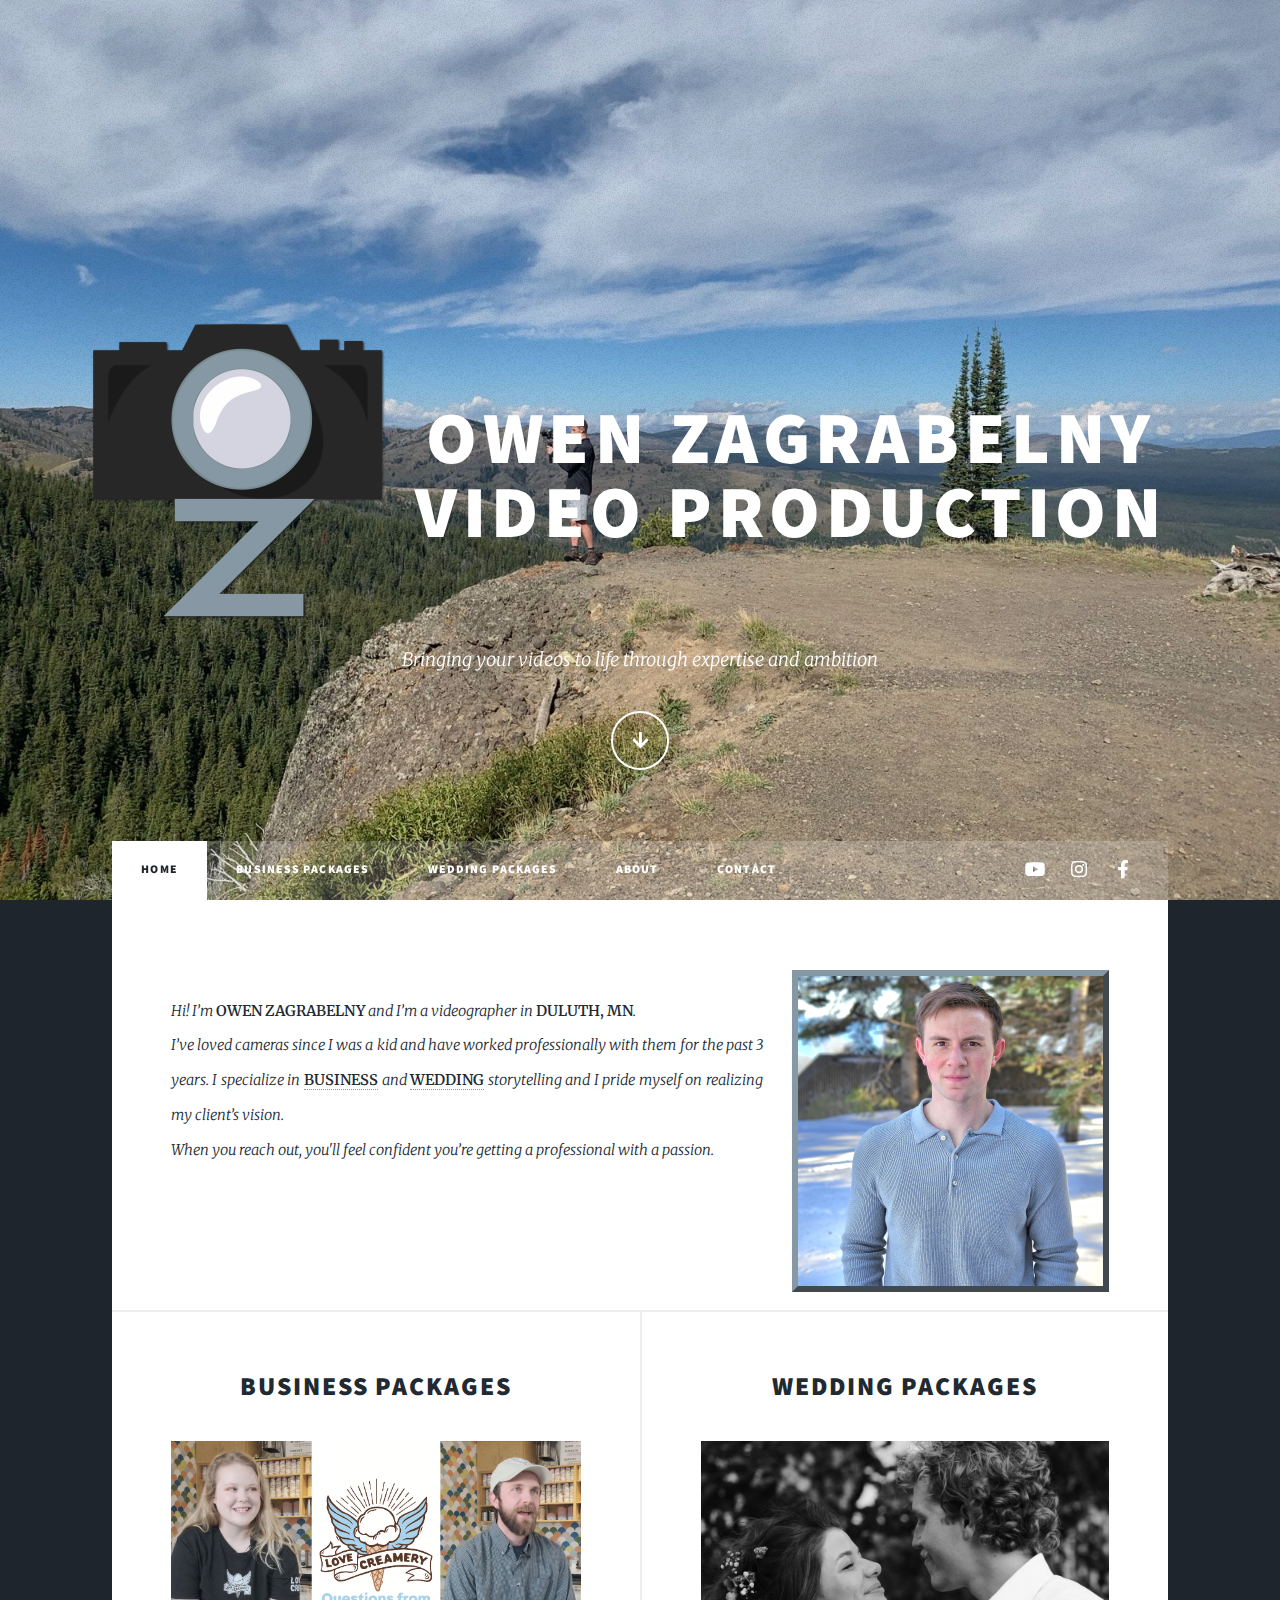
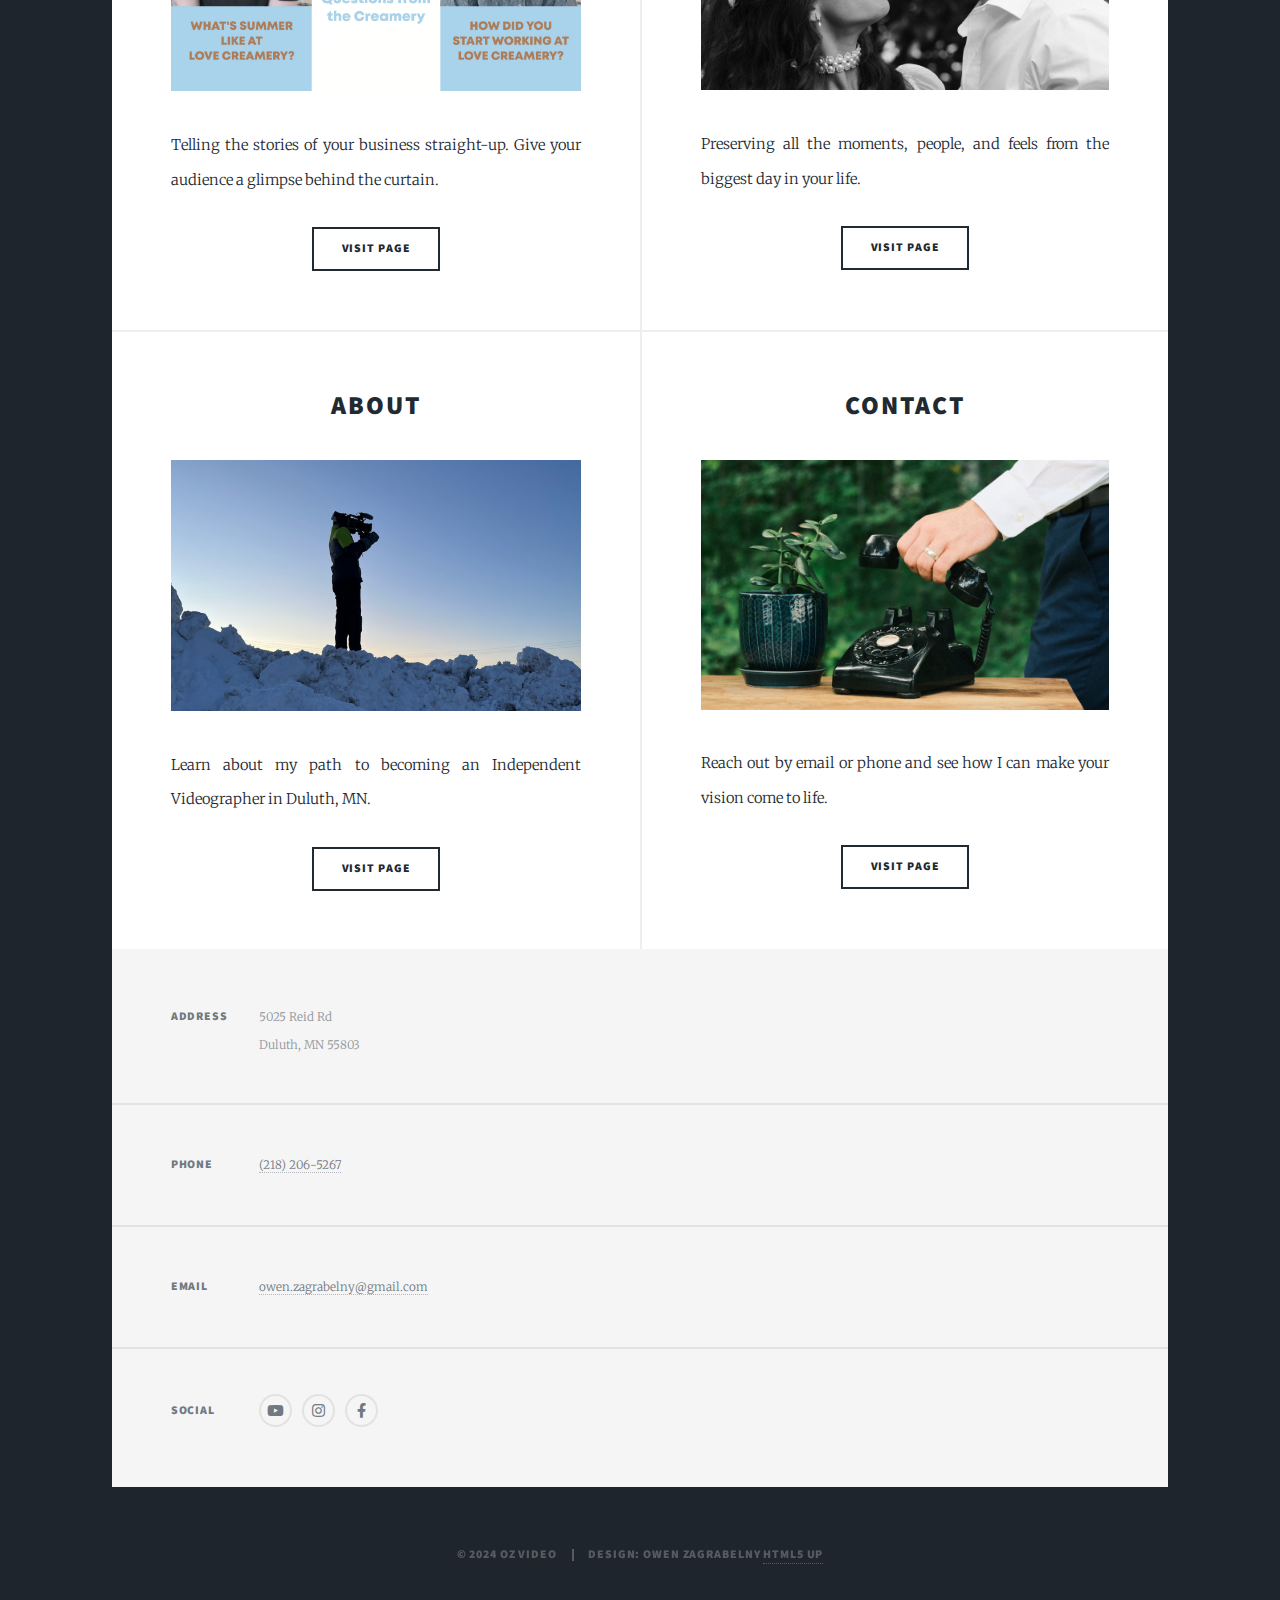
<file: index.html>
<!DOCTYPE HTML>
<!--
	Massively by HTML5 UP
	html5up.net | @ajlkn
	Free for personal and commercial use under the CCA 3.0 license (html5up.net/license)
-->
<html>
	<head>
		<title>OZ Video | Commercial, Weddings, Event Coverage | Duluth MN Videography</title>
		<meta charset="utf-8" />
		<meta name="viewport" content="width=device-width, initial-scale=1, user-scalable=no" />
		<link rel="stylesheet" href="assets/css/main.css" />
		<noscript><link rel="stylesheet" href="assets/css/noscript.css" /></noscript>
		<link rel="icon" href="favicon.ico">


<!-- ADDED

<style>
body {
  margin: 0;
  font-family: Arial, Helvetica, sans-serif;
}

.top-container {
  background-color: #f1f1f1;
  padding: 30px;
  text-align: center;
}

.header {
  padding: 10px 16px;
  background: #555;
  color: #f1f1f1;
}

.content {
  padding: 16px;
}

.sticky {
  position: fixed;
  top: 0;
  width: 100%;
}

.sticky + .content {
  padding-top: 102px;
}
</style>

 ADDED -->


	</head>
	<body class="is-preload">

		<!-- Wrapper -->
			<div id="wrapper" class="fade-in">

				<!-- Intro -->
					<div id="intro">
						<div id="site_logo_title_container">
							<div id="site_logo">
								<img
									src="images/LOGO4.png"
									style="-webkit-filter: drop-shadow(1px 1px 1px #222); filter: drop-shadow(1px 1px 1px #222);"
									alt=""
								/>
							</div>
							<div id="site_title">
								Owen Zagrabelny<br />
								Video Production
							</div>
						</div>
						<p>Bringing your videos to life through expertise and ambition</p>
						<ul class="actions">
							<li><a href="#header" class="button icon solid solo fa-arrow-down scrolly">Continue</a></li>
						</ul>
					</div>

<!-- ADDED

<div class="top-container">
  <h1>Scroll Down</h1>
  <p>Scroll down to see the sticky effect.</p>
</div>

<div class="header" id="myHeader">
  <h2>My Header</h2>
</div>

<div class="content">
  <h3>On Scroll Sticky Header</h3>
  <p>The header will stick to the top when you reach its scroll position.</p>
  <p>Scroll back up to remove the sticky effect.</p>
  <p>Some text to enable scrolling.. Lorem ipsum dolor sit amet, illum definitiones no quo, maluisset concludaturque et eum, altera fabulas ut quo. Atqui causae gloriatur ius te, id agam omnis evertitur eum. Affert laboramus repudiandae nec et. Inciderint efficiantur his ad. Eum no molestiae voluptatibus.</p>
  <p>Some text to enable scrolling.. Lorem ipsum dolor sit amet, illum definitiones no quo, maluisset concludaturque et eum, altera fabulas ut quo. Atqui causae gloriatur ius te, id agam omnis evertitur eum. Affert laboramus repudiandae nec et. Inciderint efficiantur his ad. Eum no molestiae voluptatibus.</p>
  <p>Some text to enable scrolling.. Lorem ipsum dolor sit amet, illum definitiones no quo, maluisset concludaturque et eum, altera fabulas ut quo. Atqui causae gloriatur ius te, id agam omnis evertitur eum. Affert laboramus repudiandae nec et. Inciderint efficiantur his ad. Eum no molestiae voluptatibus.</p>
  <p>Some text to enable scrolling.. Lorem ipsum dolor sit amet, illum definitiones no quo, maluisset concludaturque et eum, altera fabulas ut quo. Atqui causae gloriatur ius te, id agam omnis evertitur eum. Affert laboramus repudiandae nec et. Inciderint efficiantur his ad. Eum no molestiae voluptatibus.</p><p>Some text to enable scrolling.. Lorem ipsum dolor sit amet, illum definitiones no quo, maluisset concludaturque et eum, altera fabulas ut quo. Atqui causae gloriatur ius te, id agam omnis evertitur eum. Affert laboramus repudiandae nec et. Inciderint efficiantur his ad. Eum no molestiae voluptatibus.</p>  <p>Some text to enable scrolling.. Lorem ipsum dolor sit amet, illum definitiones no quo, maluisset concludaturque et eum, altera fabulas ut quo. Atqui causae gloriatur ius te, id agam omnis evertitur eum. Affert laboramus repudiandae nec et. Inciderint efficiantur his ad. Eum no molestiae voluptatibus.</p><p>Some text to enable scrolling.. Lorem ipsum dolor sit amet, illum definitiones no quo, maluisset concludaturque et eum, altera fabulas ut quo. Atqui causae gloriatur ius te, id agam omnis evertitur eum. Affert laboramus repudiandae nec et. Inciderint efficiantur his ad. Eum no molestiae voluptatibus.</p>  <p>Some text to enable scrolling.. Lorem ipsum dolor sit amet, illum definitiones no quo, maluisset concludaturque et eum, altera fabulas ut quo. Atqui causae gloriatur ius te, id agam omnis evertitur eum. Affert laboramus repudiandae nec et. Inciderint efficiantur his ad. Eum no molestiae voluptatibus.</p><p>Some text to enable scrolling.. Lorem ipsum dolor sit amet, illum definitiones no quo, maluisset concludaturque et eum, altera fabulas ut quo. Atqui causae gloriatur ius te, id agam omnis evertitur eum. Affert laboramus repudiandae nec et. Inciderint efficiantur his ad. Eum no molestiae voluptatibus.</p>  <p>Some text to enable scrolling.. Lorem ipsum dolor sit amet, illum definitiones no quo, maluisset concludaturque et eum, altera fabulas ut quo. Atqui causae gloriatur ius te, id agam omnis evertitur eum. Affert laboramus repudiandae nec et. Inciderint efficiantur his ad. Eum no molestiae voluptatibus.</p><p>Some text to enable scrolling.. Lorem ipsum dolor sit amet, illum definitiones no quo, maluisset concludaturque et eum, altera fabulas ut quo. Atqui causae gloriatur ius te, id agam omnis evertitur eum. Affert laboramus repudiandae nec et. Inciderint efficiantur his ad. Eum no molestiae voluptatibus.</p>
  <p>Some text to enable scrolling.. Lorem ipsum dolor sit amet, illum definitiones no quo, maluisset concludaturque et eum, altera fabulas ut quo. Atqui causae gloriatur ius te, id agam omnis evertitur eum. Affert laboramus repudiandae nec et. Inciderint efficiantur his ad. Eum no molestiae voluptatibus.</p>
  <p>Some text to enable scrolling.. Lorem ipsum dolor sit amet, illum definitiones no quo, maluisset concludaturque et eum, altera fabulas ut quo. Atqui causae gloriatur ius te, id agam omnis evertitur eum. Affert laboramus repudiandae nec et. Inciderint efficiantur his ad. Eum no molestiae voluptatibus.</p>
  <p>Some text to enable scrolling.. Lorem ipsum dolor sit amet, illum definitiones no quo, maluisset concludaturque et eum, altera fabulas ut quo. Atqui causae gloriatur ius te, id agam omnis evertitur eum. Affert laboramus repudiandae nec et. Inciderint efficiantur his ad. Eum no molestiae voluptatibus.</p>
  <p>Some text to enable scrolling.. Lorem ipsum dolor sit amet, illum definitiones no quo, maluisset concludaturque et eum, altera fabulas ut quo. Atqui causae gloriatur ius te, id agam omnis evertitur eum. Affert laboramus repudiandae nec et. Inciderint efficiantur his ad. Eum no molestiae voluptatibus.</p>
</div>




<script>
window.onscroll = function() {myFunction()};

var header = document.getElementById("myHeader");
var sticky = header.offsetTop;

function myFunction() {
  if (window.pageYOffset > sticky) {
    header.classList.add("sticky");
  } else {
    header.classList.remove("sticky");
  }
}
</script>


 ADDED -->

				<!-- Header -->
					<header id="header">
								<!-- Tried to make this work
								<img
									class="logo"
									src="images/LOGO4.png"
									style="-webkit-filter: drop-shadow(1px 1px 1px #222); filter: drop-shadow(1px 1px 1px #222);"
									alt=""
								/>
								But it didn't -->
						<a href="index.html" class="logo">Owen Zagrabelny <br />Video Production</a>
					</header>

				<!-- Nav -->
					<nav id="nav">
						<ul class="links">
							<li class="active"><a href="index.html">Home</a></li>
							<li><a href="business.html">Business Packages</a></li>
							<li><a href="weddings.html">Wedding Packages</a></li>
							<li><a href="about.html">About</a></li>
							<li><a href="contact.html">Contact</a></li>

						</ul>
						<ul class="icons">
									<li><a href="https://www.youtube.com/channel/UCyaoPab__Wdw8R77fG7SKnQ" target="_blank" class="icon brands alt fa-youtube"><span class="label">Youtube</span></a></li>
									<li><a href="https://www.instagram.com/owenzagrabelny/" target="_blank" class="icon brands alt fa-instagram"><span class="label">Instagram</span></a></li>
									<li><a href="https://www.facebook.com/profile.php?id=61558412162008" target="_blank" class="icon brands alt fa-facebook-f"><span class="label">Facebook</span></a></li>
						</ul>
					</nav>

				<!-- Main -->
					<div id="main">

							<p><span class="image right"><img src="images/headshot1.png" alt="" style="border: #8698a3 6px outset;" /></span></br><i>Hi! I’m </i> <b>OWEN ZAGRABELNY</b> <i> and I’m a videographer in </i> <b>DULUTH, MN</b><i>.</br>I’ve loved cameras since I was a kid and have worked professionally with them for the past 3 years. I specialize in </i> <a href="business.html"><b>BUSINESS</b></a> <i> and </i> <a href="weddings.html"><b>WEDDING</b></a> <i> storytelling and I pride myself on realizing my client’s vision.</br>When you reach out, you'll feel confident you’re getting a professional with a passion.</i></p>


						<!-- Posts -->
							<section class="posts">
								<article>
									<header>
										<h2><a href="business.html">Business Packages</a></h2>
									</header>
									<a href="business.html" class="image fit"><img src="images/home/01.png" alt="" /></a>
									<p>Telling the stories of your business straight-up. Give your audience a glimpse behind the curtain.<!--Watch examples of my work with businesses in the area that show my determination to telling their stories.--></p>
									<ul class="actions special">
										<li><a href="business.html" class="button">Visit Page</a></li>
									</ul>
								</article>
								<article>
									<header>
										<h2><a href="weddings.html">Wedding Packages</a></h2>
									</header>
									<a href="weddings.html" class="image fit"><img src="images/home/02.png" alt="" /></a>
									<p>Preserving all the moments, people, and feels from the biggest day in your life.</p>
									<ul class="actions special">
										<li><a href="weddings.html" class="button">Visit Page</a></li>
									</ul>
								</article>
								<article>
									<header>
										<h2><a href="about.html">About</a></h2>
									</header>
									<a href="about.html" class="image fit"><img src="images/home/03.png" alt="" /></a>
									<p>Learn about my path to becoming an Independent Videographer in Duluth, MN.</p>
									<ul class="actions special">
										<li><a href="about.html" class="button">Visit Page</a></li>
									</ul>
								</article>
								<article>
									<header>
										<h2><a href="contact.html">Contact</a></h2>
									</header>
									<a href="contact.html" class="image fit"><img src="images/home/04.png" alt="" /></a>
									<p>Reach out by email or phone and see how I can make your vision come to life.</p>
									<ul class="actions special">
										<li><a href="contact.html" class="button">Visit Page</a></li>
									</ul>
								</article>
							</section>

					</div>

				<!-- Footer -->
					<footer id="footer">
						<section class="split contact">
							<section class="alt">
								<h3>Address</h3>
								<p>5025 Reid Rd<br />
								Duluth, MN 55803</p>
							</section>
							<section>
								<h3>Phone</h3>
								<p><a href="#">(218) 206-5267</a></p>
							</section>
							<section>
								<h3>Email</h3>
								<p><a href="#">owen.zagrabelny@gmail.com</a></p>
							</section>
							<section>
								<h3>Social</h3>
								<ul class="icons alt">
									<li><a href="https://www.youtube.com/channel/UCyaoPab__Wdw8R77fG7SKnQ" target="_blank" class="icon brands alt fa-youtube"><span class="label">Youtube</span></a></li>
									<li><a href="https://www.instagram.com/owenzagrabelny/" target="_blank" class="icon brands alt fa-instagram"><span class="label">Instagram</span></a></li>
									<li><a href="https://www.facebook.com/profile.php?id=61558412162008" target="_blank" class="icon brands alt fa-facebook-f"><span class="label">Facebook</span></a></li>
								</ul>
							</section>
						</section>
					</footer>

				<!-- Copyright -->
					<div id="copyright">
						<ul><li>&copy; 2024 OZ Video</li><li>Design: Owen Zagrabelny <a href="https://html5up.net">HTML5 UP</a></li></ul>
					</div>

			</div>

		<!-- Scripts -->
			<script src="assets/js/jquery.min.js"></script>
			<script src="assets/js/jquery.scrollex.min.js"></script>
			<script src="assets/js/jquery.scrolly.min.js"></script>
			<script src="assets/js/browser.min.js"></script>
			<script src="assets/js/breakpoints.min.js"></script>
			<script src="assets/js/util.js"></script>
			<script src="assets/js/main.js"></script>

	</body>
</html>
</file>
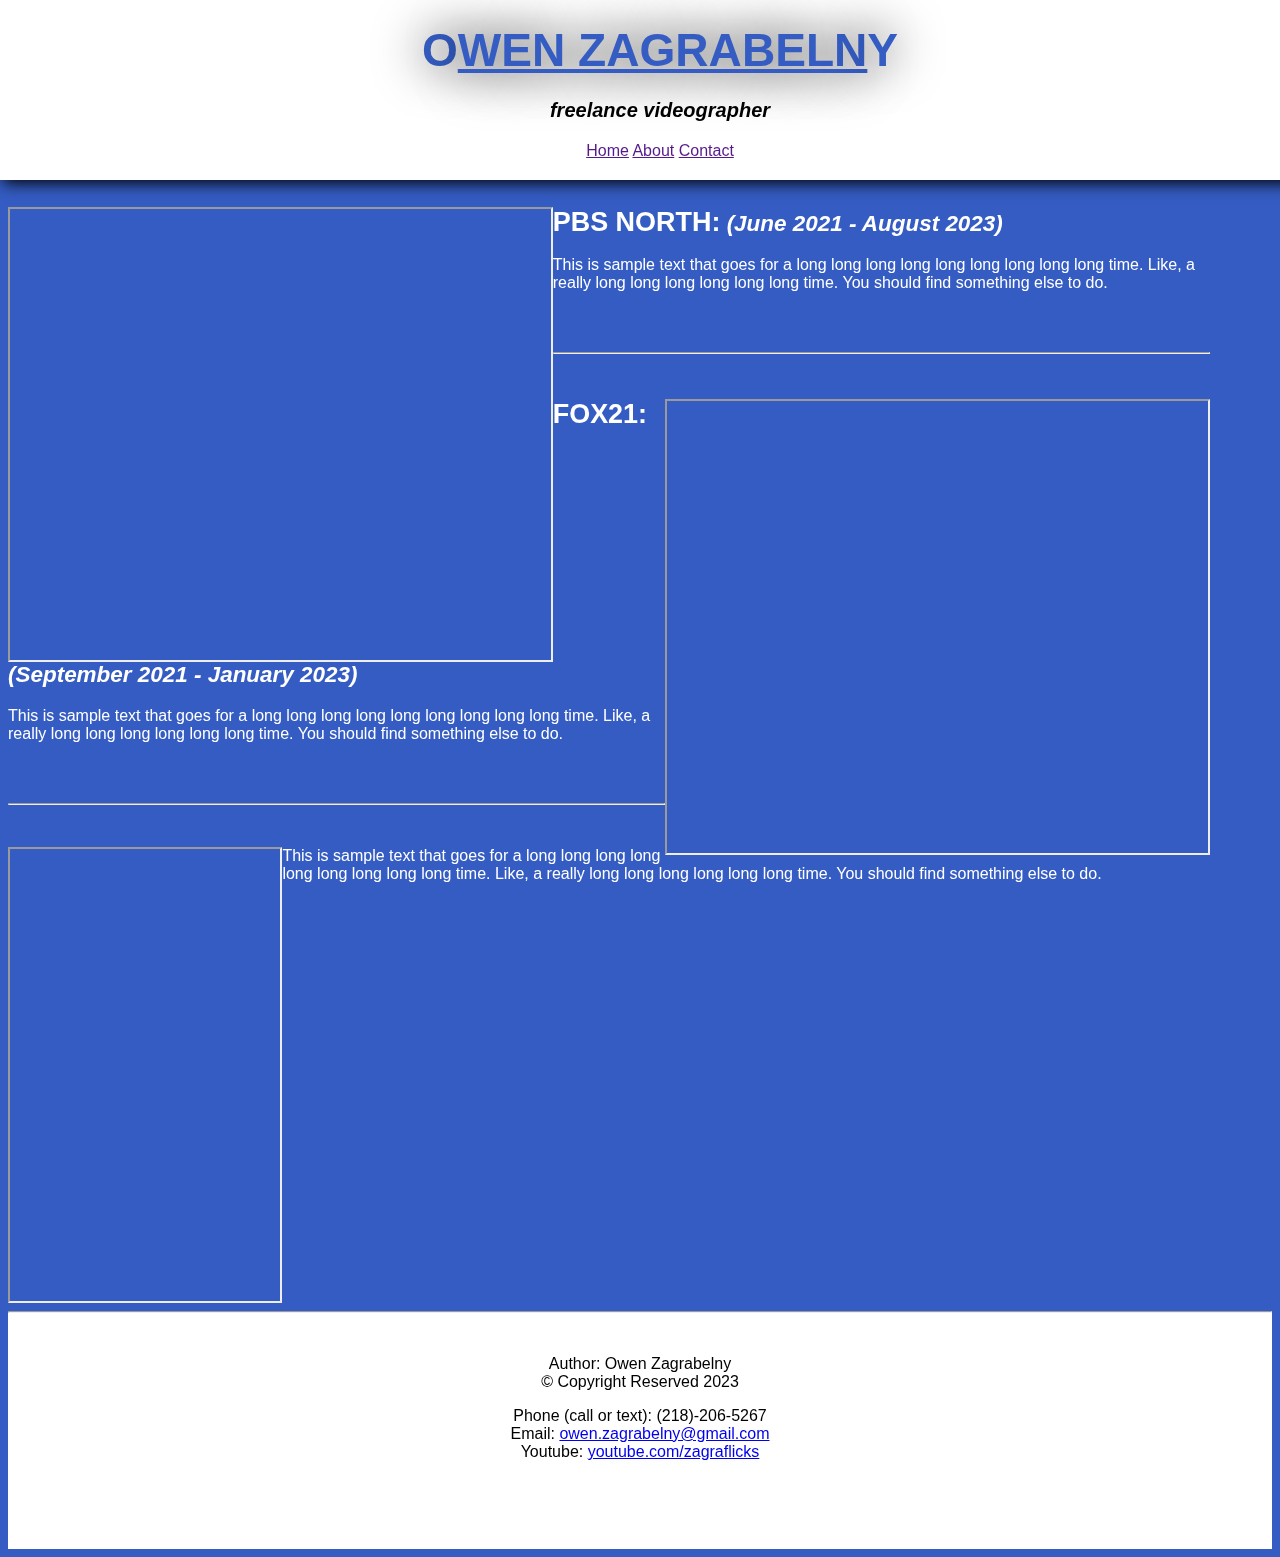
<file: attic/index.html>
<html>
<head>
    <title>Owen Zagrabelny</title>
    <meta charset="UTF-8">
    <meta name="description" content="Portfolio site for Owen Zagrabelny to
    show videos and give information">
    <meta name="keywords" content="video, freelance, Owen Zagrabelny,
    portfolio, website, personal, PBS North, Fox21">
    <meta name="author" content="Owen Zagrabelny">
    <meta name="viewport" content="widh=device-width, initial-scale=1">
    <link rel="stylesheet" href="style.css">

</head>
<body style="background-color: rgb(52, 92, 194);">

    <header style="background-color: white">
        <div id="box1">
        <h1 style="color: rgb(52, 92, 194)"><big><big>O<u>WEN
        ZAGRABELN</u>Y</big></big></h1>
        <h2 style="color: black"><small><i>freelance
        videographer</i></small></h2>
        <a href="">Home</a>
        <a href="">About</a>
        <a href="">Contact</a>
        </div>
    </header>

    <!--<img src="web2.jpg" height=100% alt="Picture of Yellowstone"-->
    <!--title="Picture of Yellowstone">-->
<br>
<hr>
<br>
<br>
<br>
<br>
<br>
<br>
<br>
<br>
    <div style="display: inline-block">
        <div id="vid1">
        <iframe style="clear:left; float: left" id="video1" controls
        src="https://achilles.d.umn.edu/sqft/vid/slice_reel_v2.mp4" width=45%
        height=51.1%>
        </iframe>
            <div class="box">
                <h3 style="color: white"><big><big><b>PBS NORTH:</b></big> <i>(June 2021 - August 2023)</i></big></h3>
                <p style="color: white">This is sample text that goes for a long long long
                long long long long long long time. Like, a really long long long long long
                long time. You should find something else to do.
                </p>
            </div>
        </div>
        <br>
        <br>
        <hr>
        <br>
        <div id="vid2">
        <iframe style="clear:right; float: right" controls
        src="https://achilles.d.umn.edu/sqft/vid/fox_commercials_v1.mp4"
        width=45% height=51.1%>
        </iframe>
            <div class="box">
                <h3 style="color: white"><big><big><b>FOX21:</b></big> <i>(September 2021 - January 2023)</i></big></h3>
                <p style="color: white">This is sample text that goes for a long long long
                long long long long long long time. Like, a really long long long long long
                long time. You should find something else to do.
            </div>
        </div>
        <br>
        <br>
        <hr>
        <br>
        <div id="vid3">
        <iframe style="clear:left; float: left" controls
        src="https://achilles.d.umn.edu/sqft/vid/vikings_fan.webm" width=22.5%
        height=51.1%>
        </iframe>
            <p style="color: white">This is sample text that goes for a long long long
            long long long long long long time. Like, a really long long long long long
            long time. You should find something else to do.
        </div>
        <br>
        <br>
    </div>
<div id="footer">
<hr>
<br>
    <footer>
        <p style="color: black"> Author: Owen Zagrabelny<br>
        &copy; Copyright Reserved 2023<br>
        <p style="color: black">Phone (call or text): (218)-206-5267<br>
        Email:
        <a href="mailto:owen.zagrabelny@gmail.com">
            owen.zagrabelny@gmail.com
        </a>
        <br>
        Youtube:
        <a href="https://www.youtube.com/channel/UCnOx4oH88vgPQWmgrY1KeQA">
            youtube.com/zagraflicks
        </a>
        </p>
    </footer>
<br>
<br>
<br>
<br>
</div>
</body>
</html>
</file>
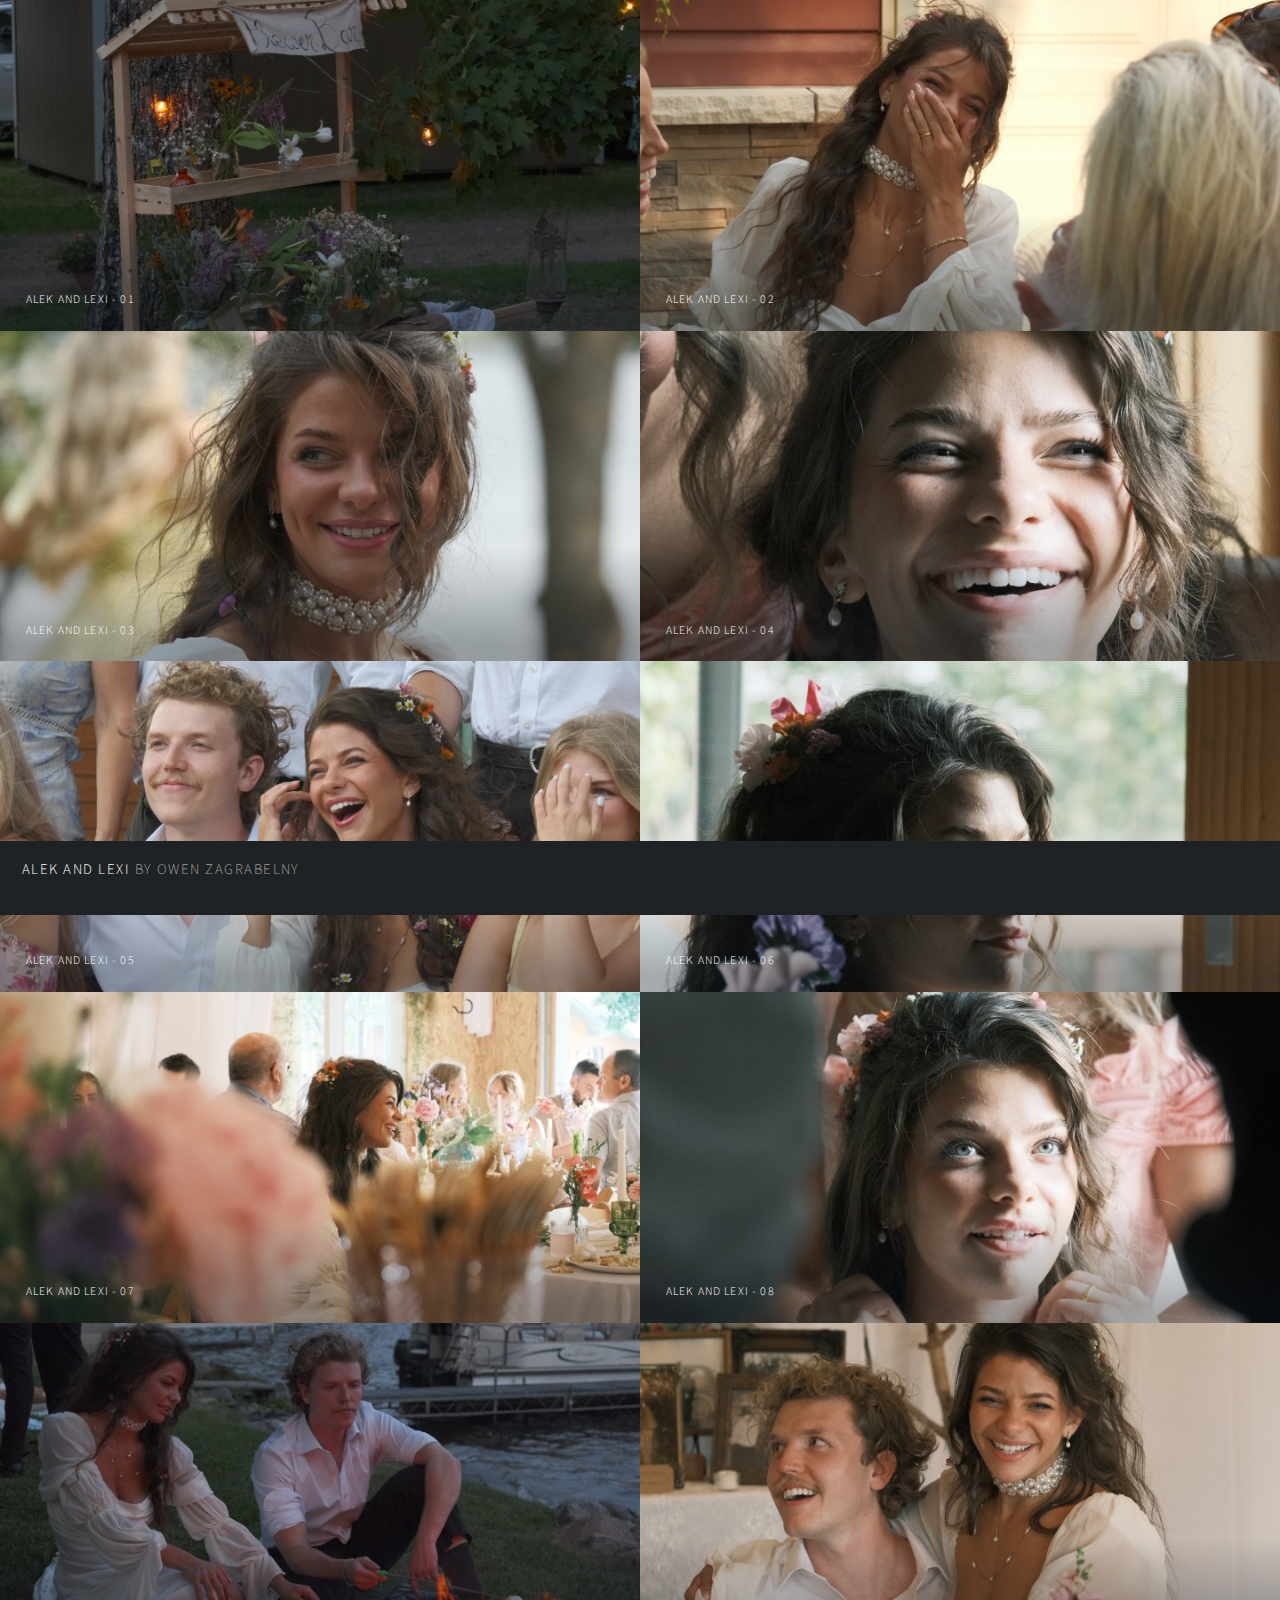
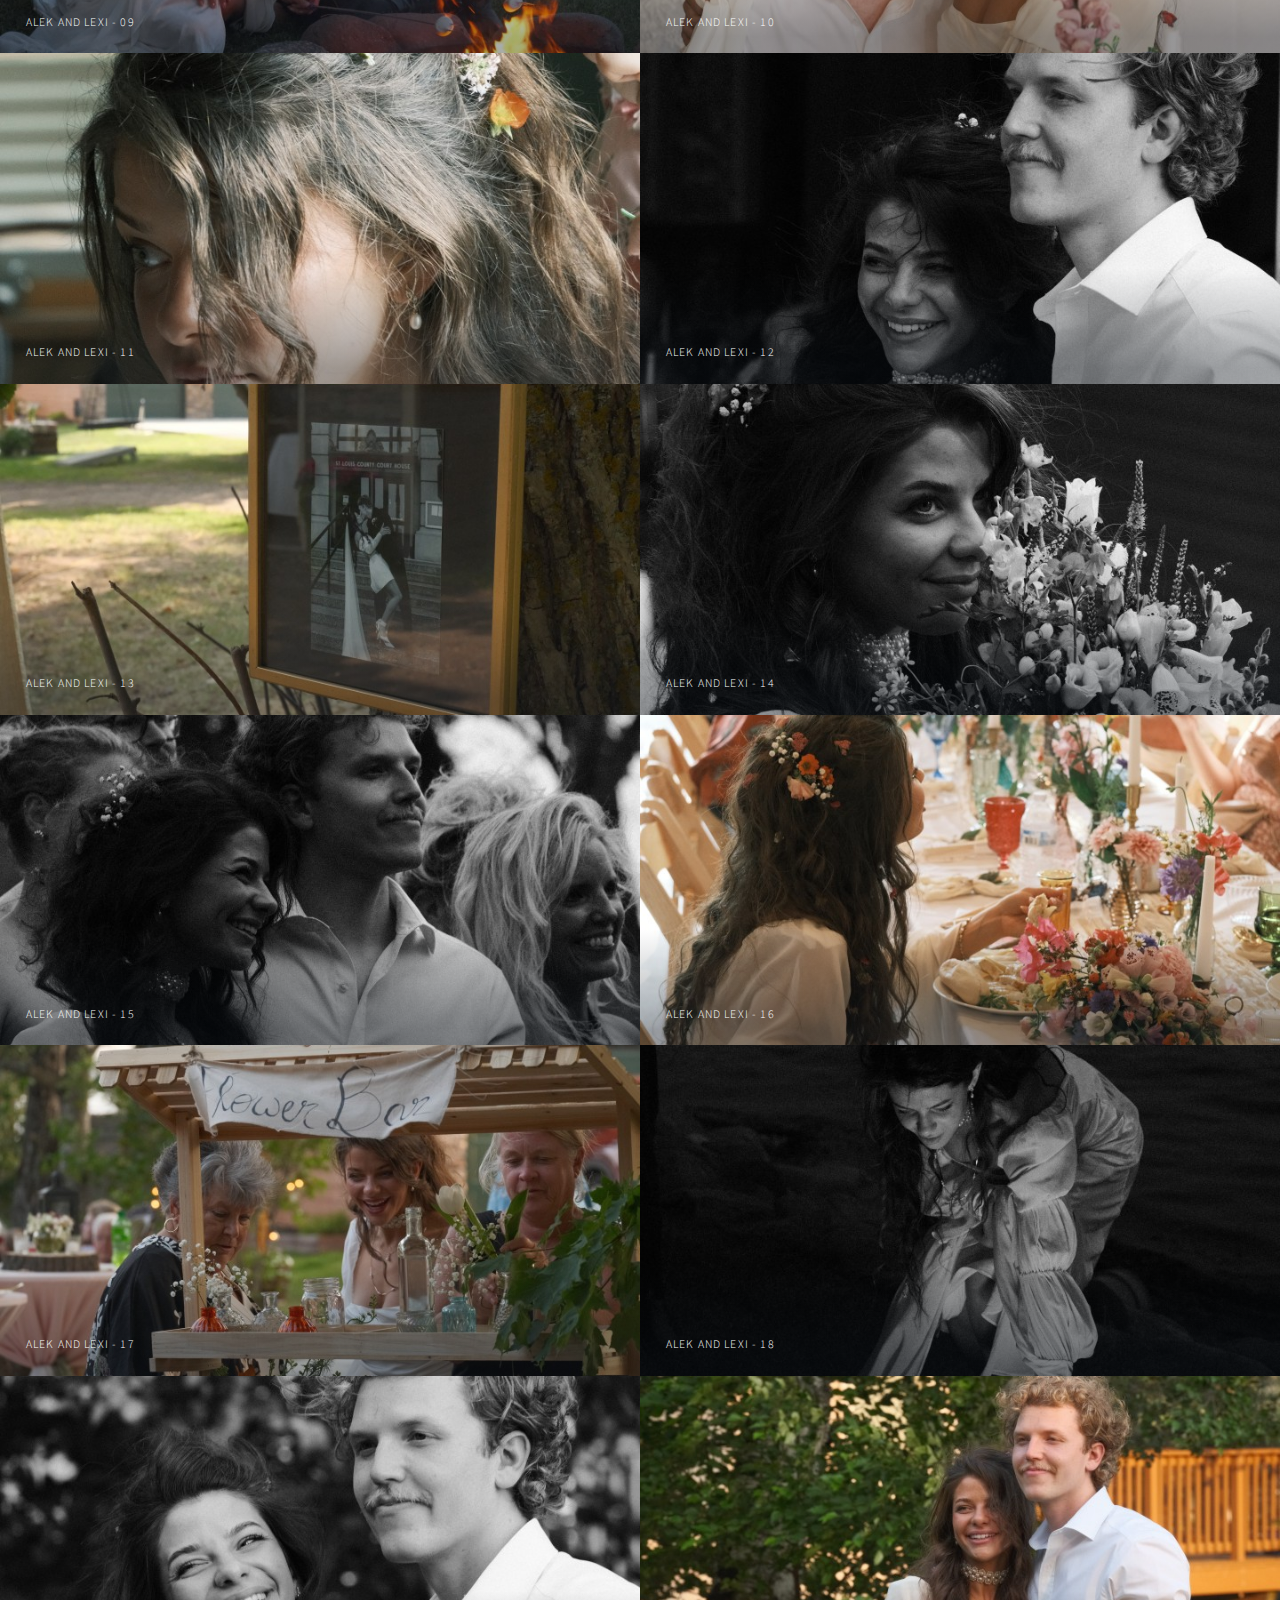
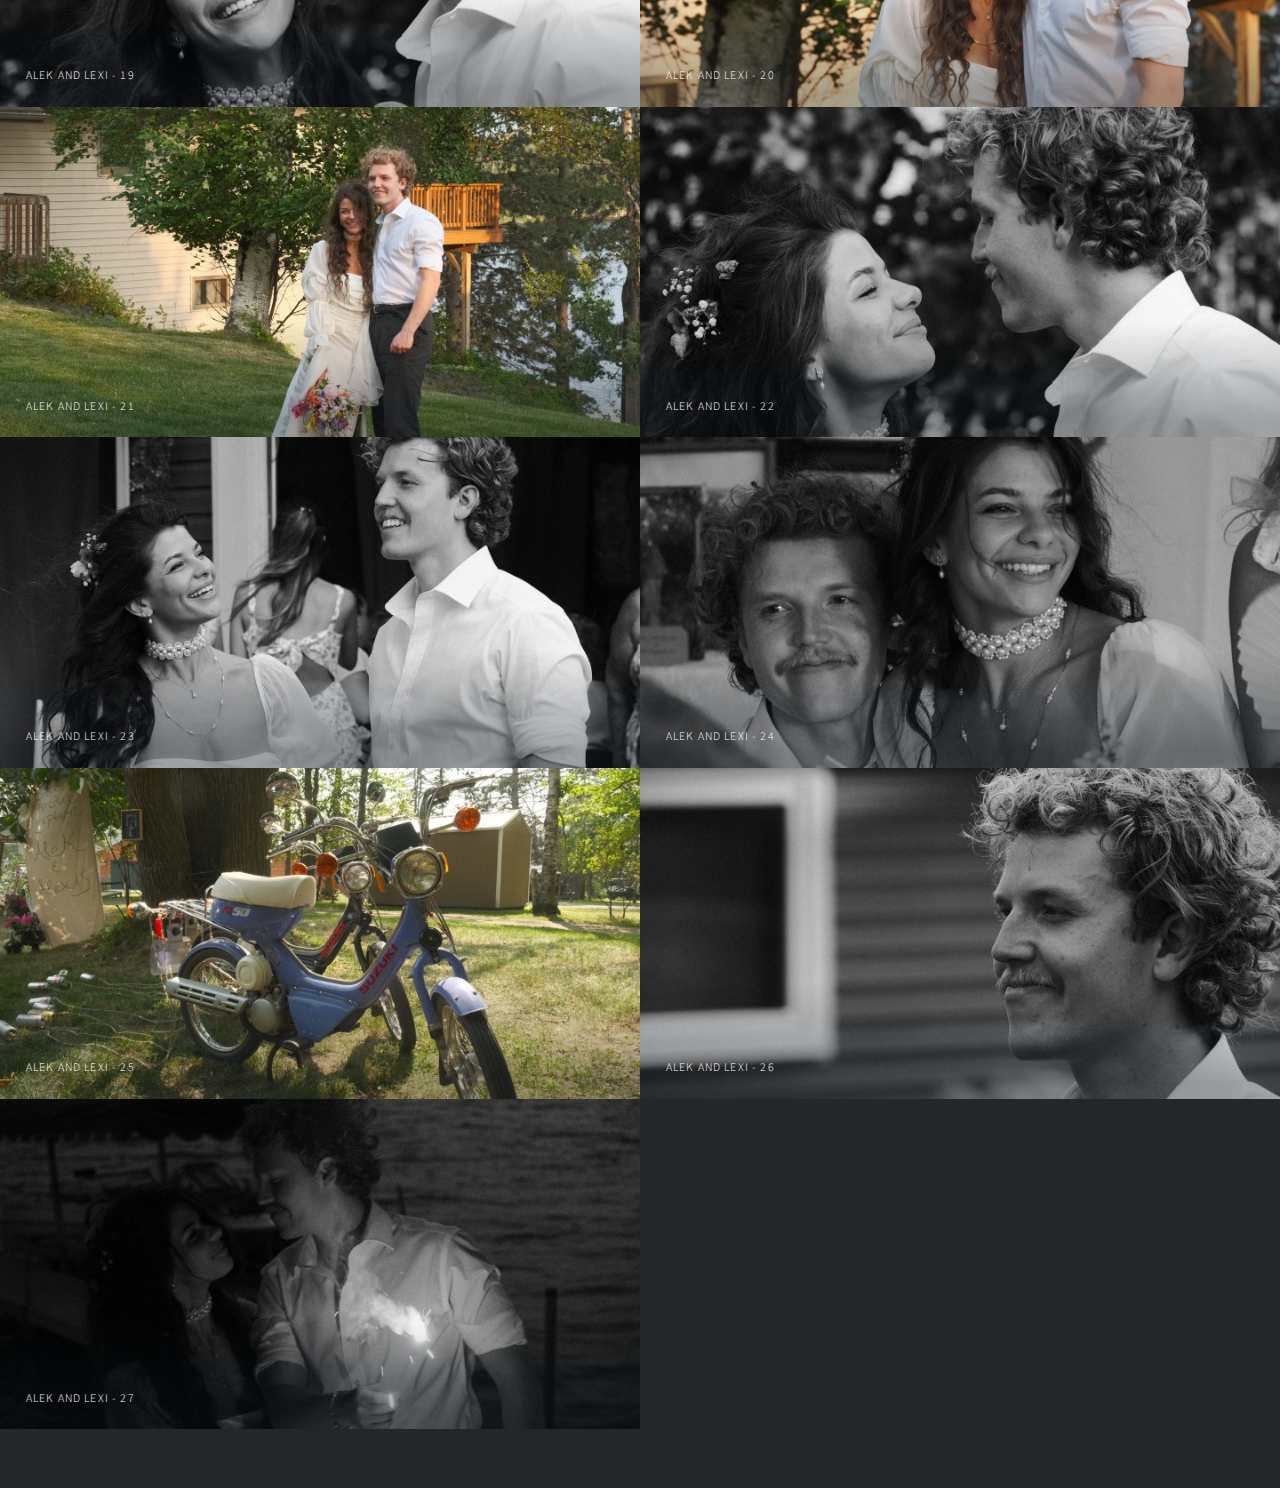
<file: GALLERIES/BROMAN/index.html>
<!DOCTYPE HTML>
<!--
	Multiverse by HTML5 UP
	html5up.net | @ajlkn
	Free for personal and commercial use under the CCA 3.0 license (html5up.net/license)
-->
<html>
	<head>
		<title>OZ Video | Alek and Lexi's Album</title>
		<meta charset="utf-8" />
		<meta name="viewport" content="width=device-width, initial-scale=1, user-scalable=no" />
		<link rel="stylesheet" href="assets/css/main.css" />
		<noscript><link rel="stylesheet" href="assets/css/noscript.css" /></noscript>
	</head>
	<body class="is-preload">

		<!-- Wrapper -->
			<div id="wrapper">

				<!-- Header -->
					<header id="header">
						<h1><a href="index.html"><strong>Alek and Lexi</strong> by Owen Zagrabelny</a></h1>
					</header>

				<!-- Main -->
					<div id="main">
						<article class="thumb">
							<a href="images/fulls/01.JPG" class="image"><img src="images/thumbs/01.jpg" alt="" /></a>
							<h2>Alek and Lexi - 01</h2>
							<p>July 27th, 2024</p>
						</article>
						<article class="thumb">
							<a href="images/fulls/02.JPG" class="image"><img src="images/thumbs/02.jpg" alt="" /></a>
							<h2>Alek and Lexi - 02</h2>
							<p>July 27th, 2024</p>
						</article>
						<article class="thumb">
							<a href="images/fulls/03.JPG" class="image"><img src="images/thumbs/03.jpg" alt="" /></a>
							<h2>Alek and Lexi - 03</h2>
							<p>July 27th, 2024</p>
						</article>
						<article class="thumb">
							<a href="images/fulls/04.JPG" class="image"><img src="images/thumbs/04.jpg" alt="" /></a>
							<h2>Alek and Lexi - 04</h2>
							<p>July 27th, 2024</p>
						</article>
						<article class="thumb">
							<a href="images/fulls/05.JPG" class="image"><img src="images/thumbs/05.jpg" alt="" /></a>
							<h2>Alek and Lexi - 05</h2>
							<p>July 27th, 2024</p>
						</article>
						<article class="thumb">
							<a href="images/fulls/06.JPG" class="image"><img src="images/thumbs/06.jpg" alt="" /></a>
							<h2>Alek and Lexi - 06</h2>
							<p>July 27th, 2024</p>
						</article>
						<article class="thumb">
							<a href="images/fulls/07.JPG" class="image"><img src="images/thumbs/07.jpg" alt="" /></a>
							<h2>Alek and Lexi - 07</h2>
							<p>July 27th, 2024</p>
						</article>
						<article class="thumb">
							<a href="images/fulls/08.JPG" class="image"><img src="images/thumbs/08.jpg" alt="" /></a>
							<h2>Alek and Lexi - 08</h2>
							<p>July 27th, 2024</p>
						</article>
						<article class="thumb">
							<a href="images/fulls/09.JPG" class="image"><img src="images/thumbs/09.jpg" alt="" /></a>
							<h2>Alek and Lexi - 09</h2>
							<p>July 27th, 2024</p>
						</article>
						<article class="thumb">
							<a href="images/fulls/10.JPG" class="image"><img src="images/thumbs/10.jpg" alt="" /></a>
							<h2>Alek and Lexi - 10</h2>
							<p>July 27th, 2024</p>
						</article>
						<article class="thumb">
							<a href="images/fulls/11.JPG" class="image"><img src="images/thumbs/11.jpg" alt="" /></a>
							<h2>Alek and Lexi - 11</h2>
							<p>July 27th, 2024</p>
						</article>
						<article class="thumb">
							<a href="images/fulls/12.JPG" class="image"><img src="images/thumbs/12.jpg" alt="" /></a>
							<h2>Alek and Lexi - 12</h2>
							<p>July 27th, 2024</p>
						</article>
						<article class="thumb">
							<a href="images/fulls/13.JPG" class="image"><img src="images/thumbs/13.jpg" alt="" /></a>
							<h2>Alek and Lexi - 13</h2>
							<p>July 27th, 2024</p>
						</article>
						<article class="thumb">
							<a href="images/fulls/14.JPG" class="image"><img src="images/thumbs/14.jpg" alt="" /></a>
							<h2>Alek and Lexi - 14</h2>
							<p>July 27th, 2024</p>
						</article>
						<article class="thumb">
							<a href="images/fulls/15.JPG" class="image"><img src="images/thumbs/15.jpg" alt="" /></a>
							<h2>Alek and Lexi - 15</h2>
							<p>July 27th, 2024</p>
						</article>
						<article class="thumb">
							<a href="images/fulls/16.JPG" class="image"><img src="images/thumbs/16.jpg" alt="" /></a>
							<h2>Alek and Lexi - 16</h2>
							<p>July 27th, 2024</p>
						</article>
						<article class="thumb">
							<a href="images/fulls/17.JPG" class="image"><img src="images/thumbs/17.jpg" alt="" /></a>
							<h2>Alek and Lexi - 17</h2>
							<p>July 27th, 2024</p>
						</article>
						<article class="thumb">
							<a href="images/fulls/18.JPG" class="image"><img src="images/thumbs/18.jpg" alt="" /></a>
							<h2>Alek and Lexi - 18</h2>
							<p>July 27th, 2024</p>
						</article>
						<article class="thumb">
							<a href="images/fulls/19.JPG" class="image"><img src="images/thumbs/19.jpg" alt="" /></a>
							<h2>Alek and Lexi - 19</h2>
							<p>July 27th, 2024</p>
						</article>
						<article class="thumb">
							<a href="images/fulls/20.JPG" class="image"><img src="images/thumbs/20.jpg" alt="" /></a>
							<h2>Alek and Lexi - 20</h2>
							<p>July 27th, 2024</p>
						</article>
						<article class="thumb">
							<a href="images/fulls/21.JPG" class="image"><img src="images/thumbs/21.jpg" alt="" /></a>
							<h2>Alek and Lexi - 21</h2>
							<p>July 27th, 2024</p>
						</article>
						<article class="thumb">
							<a href="images/fulls/22.JPG" class="image"><img src="images/thumbs/22.jpg" alt="" /></a>
							<h2>Alek and Lexi - 22</h2>
							<p>July 27th, 2024</p>
						</article>
						<article class="thumb">
							<a href="images/fulls/23.JPG" class="image"><img src="images/thumbs/23.jpg" alt="" /></a>
							<h2>Alek and Lexi - 23</h2>
							<p>July 27th, 2024</p>
						</article>
						<article class="thumb">
							<a href="images/fulls/24.JPG" class="image"><img src="images/thumbs/24.jpg" alt="" /></a>
							<h2>Alek and Lexi - 24</h2>
							<p>July 27th, 2024</p>
						</article>
						<article class="thumb">
							<a href="images/fulls/25.JPG" class="image"><img src="images/thumbs/25.jpg" alt="" /></a>
							<h2>Alek and Lexi - 25</h2>
							<p>July 27th, 2024</p>
						</article>
						<article class="thumb">
							<a href="images/fulls/26.JPG" class="image"><img src="images/thumbs/26.jpg" alt="" /></a>
							<h2>Alek and Lexi - 26</h2>
							<p>July 27th, 2024</p>
						</article>
						<article class="thumb">
							<a href="images/fulls/27.JPG" class="image"><img src="images/thumbs/27.jpg" alt="" /></a>
							<h2>Alek and Lexi - 27</h2>
							<p>July 27th, 2024</p>
						</article>
					</div>

			</div>

		<!-- Scripts -->
			<script src="assets/js/jquery.min.js"></script>
			<script src="assets/js/jquery.poptrox.min.js"></script>
			<script src="assets/js/browser.min.js"></script>
			<script src="assets/js/breakpoints.min.js"></script>
			<script src="assets/js/util.js"></script>
			<script src="assets/js/main.js"></script>

	</body>
</html>
</file>
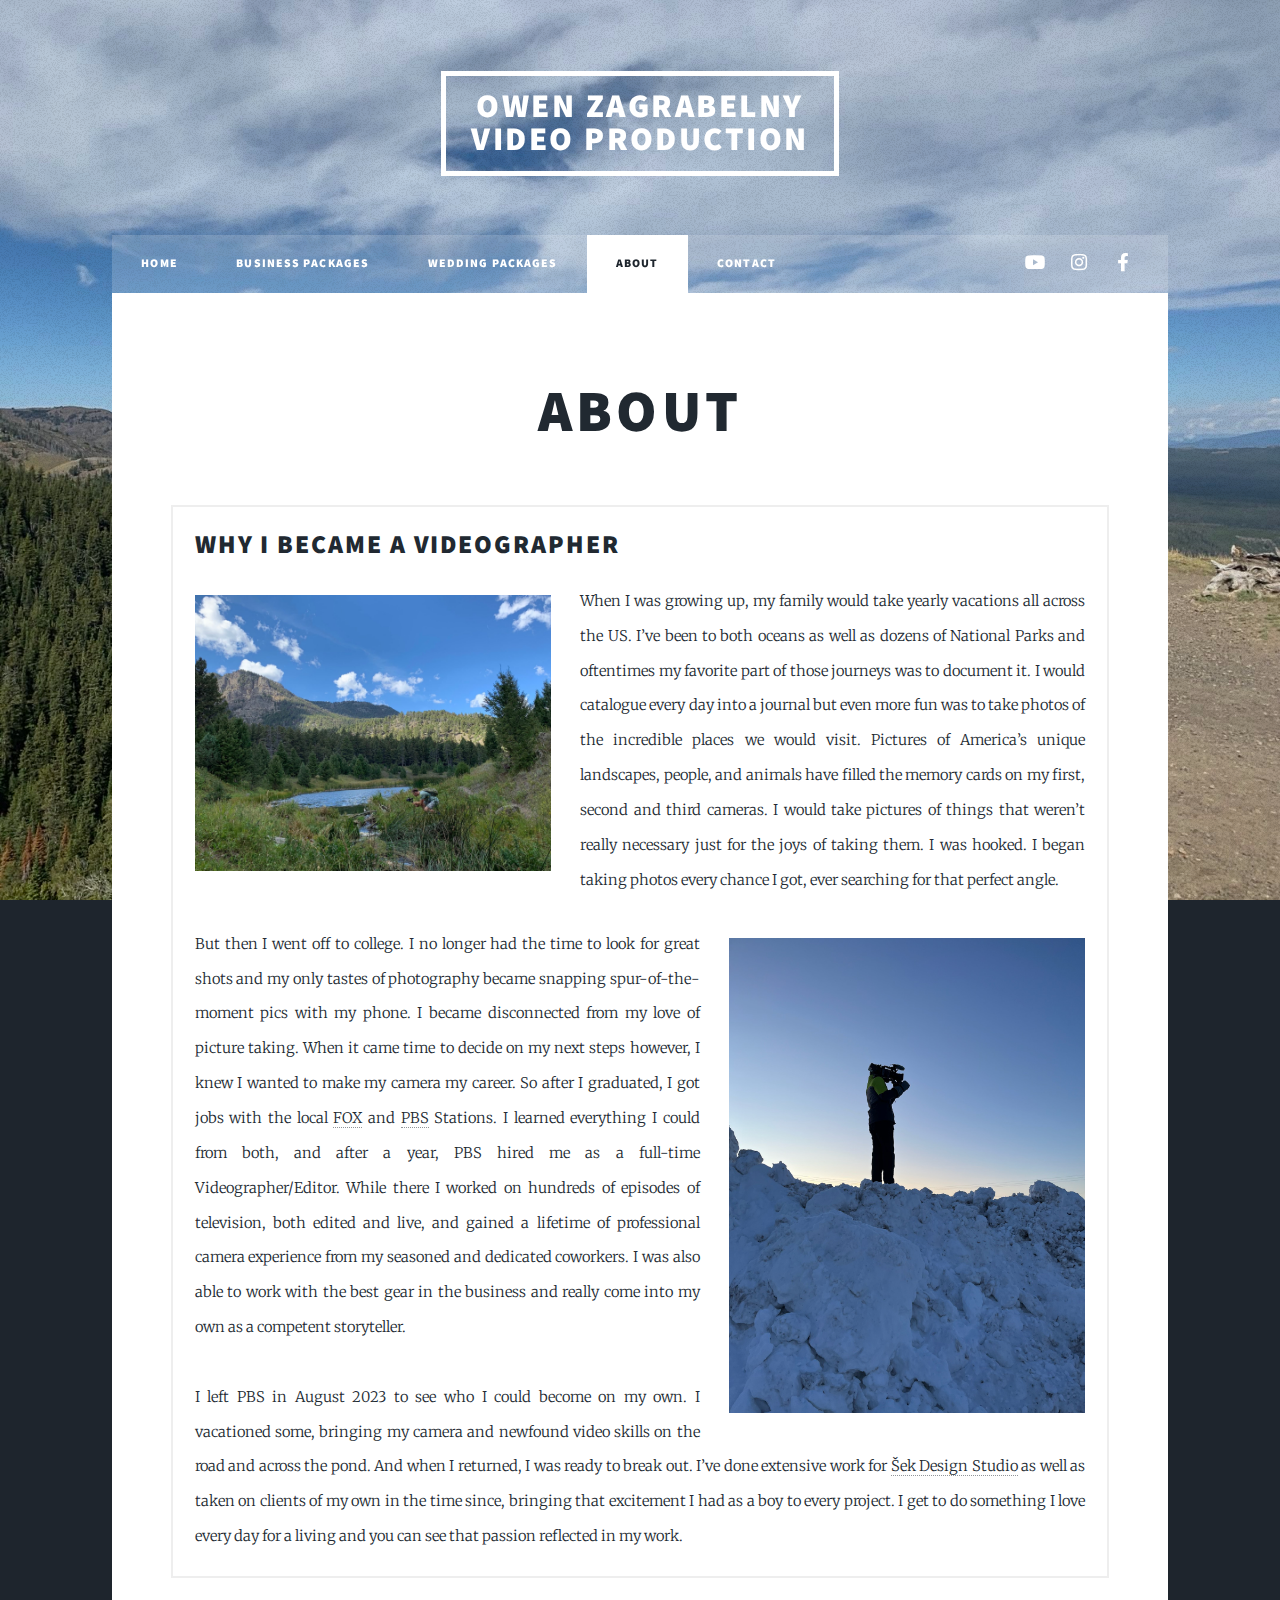
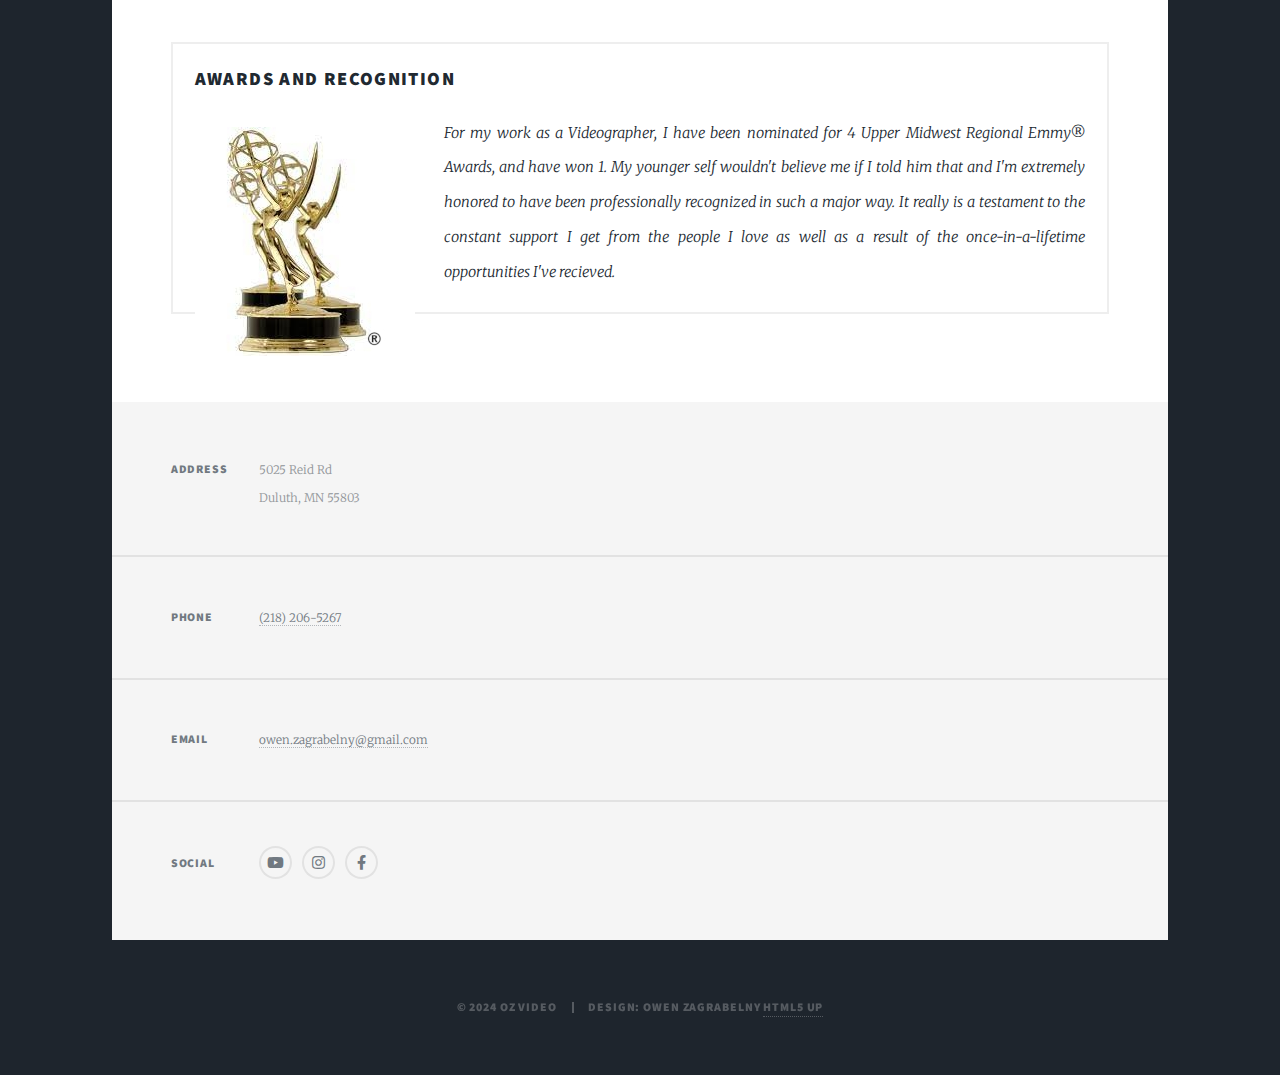
<file: about.html>
<!DOCTYPE HTML>
<!--
	Massively by HTML5 UP
	html5up.net | @ajlkn
	Free for personal and commercial use under the CCA 3.0 license (html5up.net/license)
-->
<html>
	<head>
		<title>OZ Video | About | Commercial, Weddings, Event Coverage | Duluth MN Videography</title>
		<meta charset="utf-8" />
		<meta name="viewport" content="width=device-width, initial-scale=1, user-scalable=no" />
		<link rel="stylesheet" href="assets/css/main.css" />
		<noscript><link rel="stylesheet" href="assets/css/noscript.css" /></noscript>
		<link rel="icon" href="favicon.ico">
	</head>
	<body class="is-preload">

		<!-- Wrapper -->
			<div id="wrapper">

				<!-- Header -->
					<header id="header">
						<a href="index.html" class="logo">Owen Zagrabelny <br />Video Production</a>
					</header>

				<!-- Nav -->
					<nav id="nav">
						<ul class="links">
							<li><a href="index.html">Home</a></li>
							<li><a href="business.html">Business Packages</a></li>
							<li><a href="weddings.html">Wedding Packages</a></li>
							<li class="active"><a href="about.html">About</a></li>
							<li><a href="contact.html">Contact</a></li>

						</ul>
						<ul class="icons">
									<li><a href="https://www.youtube.com/channel/UCyaoPab__Wdw8R77fG7SKnQ" target="_blank" class="icon brands alt fa-youtube"><span class="label">Youtube</span></a></li>
									<li><a href="https://www.instagram.com/owenzagrabelny/" target="_blank" class="icon brands alt fa-instagram"><span class="label">Instagram</span></a></li>
									<li><a href="https://www.facebook.com/profile.php?id=61558412162008" target="_blank" class="icon brands alt fa-facebook-f"><span class="label">Facebook</span></a></li>
						</ul>
					</nav>

				<!-- Main -->
					<div id="main">

						<!-- Post -->
							<section class="post">
								<header class="major">
									<h1>About</h1>
								</header>


									<div class="box">
										<h2>Why I became a Videographer</h2>
										<p><span class="image left"><img src="images/about/background2.jpg" alt="" /></span>When I was growing up, my family would take yearly vacations all across the US. I’ve been to both oceans as well as dozens of National Parks and oftentimes my favorite part of those journeys was to document it. I would catalogue every day into a journal but even more fun was to take photos of the incredible places we would visit. Pictures of America’s unique landscapes, people, and animals have filled the memory cards on my first, second and third cameras. I would take pictures of things that weren’t really necessary just for the joys of taking them. I was hooked. I began taking photos every chance I got, ever searching for that perfect angle.</p>
										<p><span class="image right"><img src="images/about/background1.jpg" alt="" /></span>But then I went off to college. I no longer had the time to look for great shots and my only tastes of photography became snapping spur-of-the-moment pics with my phone. I became disconnected from my love of picture taking. When it came time to decide on my next steps however, I knew I wanted to make my camera my career. So after I graduated, I got jobs with the local <a href="https://www.fox21online.com/" target="_blank">FOX</a> and <a href="https://pbsnorth.org/" target="_blank">PBS</a> Stations. I learned everything I could from both, and after a year, PBS hired me as a full-time Videographer/Editor. While there I worked on hundreds of episodes of television, both edited and live, and gained a lifetime of professional camera experience from my seasoned and dedicated coworkers. I was also able to work with the best gear in the business and really come into my own as a competent storyteller.</br></br>I left PBS in August 2023 to see who I could become on my own. I vacationed some, bringing my camera and newfound video skills on the road and across the pond. And when I returned, I was ready to break out. I’ve done extensive work for <a href="https://www.sek-design.com/" target="_blank">Šek Design Studio</a> as well as taken on clients of my own in the time since, bringing that excitement I had as a boy to every project. I get to do something I love every day for a living and you can see that passion reflected in my work.</p>

								</header>
								</div>
								<br />

									<div class="box">
										<h3>Awards and Recognition</h3>
										<p><span class="image left"><img src="images/about/emmy2.jpg" alt="" /></span><em>For my work as a Videographer, I have been nominated for 4 Upper Midwest Regional Emmy® Awards, and have won 1. My younger self wouldn't believe me if I told him that and I'm extremely honored to have been professionally recognized in such a major way. It really is a testament to the constant support I get from the people I love as well as a result of the once-in-a-lifetime opportunities I've recieved.</em></p>

							</section>

					</div>

				<!-- Footer -->
					<footer id="footer">
						<section class="split contact">
							<section class="alt">
								<h3>Address</h3>
								<p>5025 Reid Rd<br />
								Duluth, MN 55803</p>
							</section>
							<section>
								<h3>Phone</h3>
								<p><a href="#">(218) 206-5267</a></p>
							</section>
							<section>
								<h3>Email</h3>
								<p><a href="#">owen.zagrabelny@gmail.com</a></p>
							</section>
							<section>
								<h3>Social</h3>
								<ul class="icons alt">
									<li><a href="https://www.youtube.com/channel/UCyaoPab__Wdw8R77fG7SKnQ" target="_blank" class="icon brands alt fa-youtube"><span class="label">Youtube</span></a></li>
									<li><a href="https://www.instagram.com/owenzagrabelny/" target="_blank" class="icon brands alt fa-instagram"><span class="label">Instagram</span></a></li>
									<li><a href="https://www.facebook.com/profile.php?id=61558412162008" target="_blank" class="icon brands alt fa-facebook-f"><span class="label">Facebook</span></a></li>
								</ul>
							</section>
						</section>
					</footer>

				<!-- Copyright -->
					<div id="copyright">
						<ul><li>&copy; 2024 OZ Video</li><li>Design: Owen Zagrabelny <a href="https://html5up.net">HTML5 UP</a></li></ul>
					</div>

			</div>
		<!-- Scripts -->
			<script src="assets/js/jquery.min.js"></script>
			<script src="assets/js/jquery.scrollex.min.js"></script>
			<script src="assets/js/jquery.scrolly.min.js"></script>
			<script src="assets/js/browser.min.js"></script>
			<script src="assets/js/breakpoints.min.js"></script>
			<script src="assets/js/util.js"></script>
			<script src="assets/js/main.js"></script>

	</body>
</html>
</file>
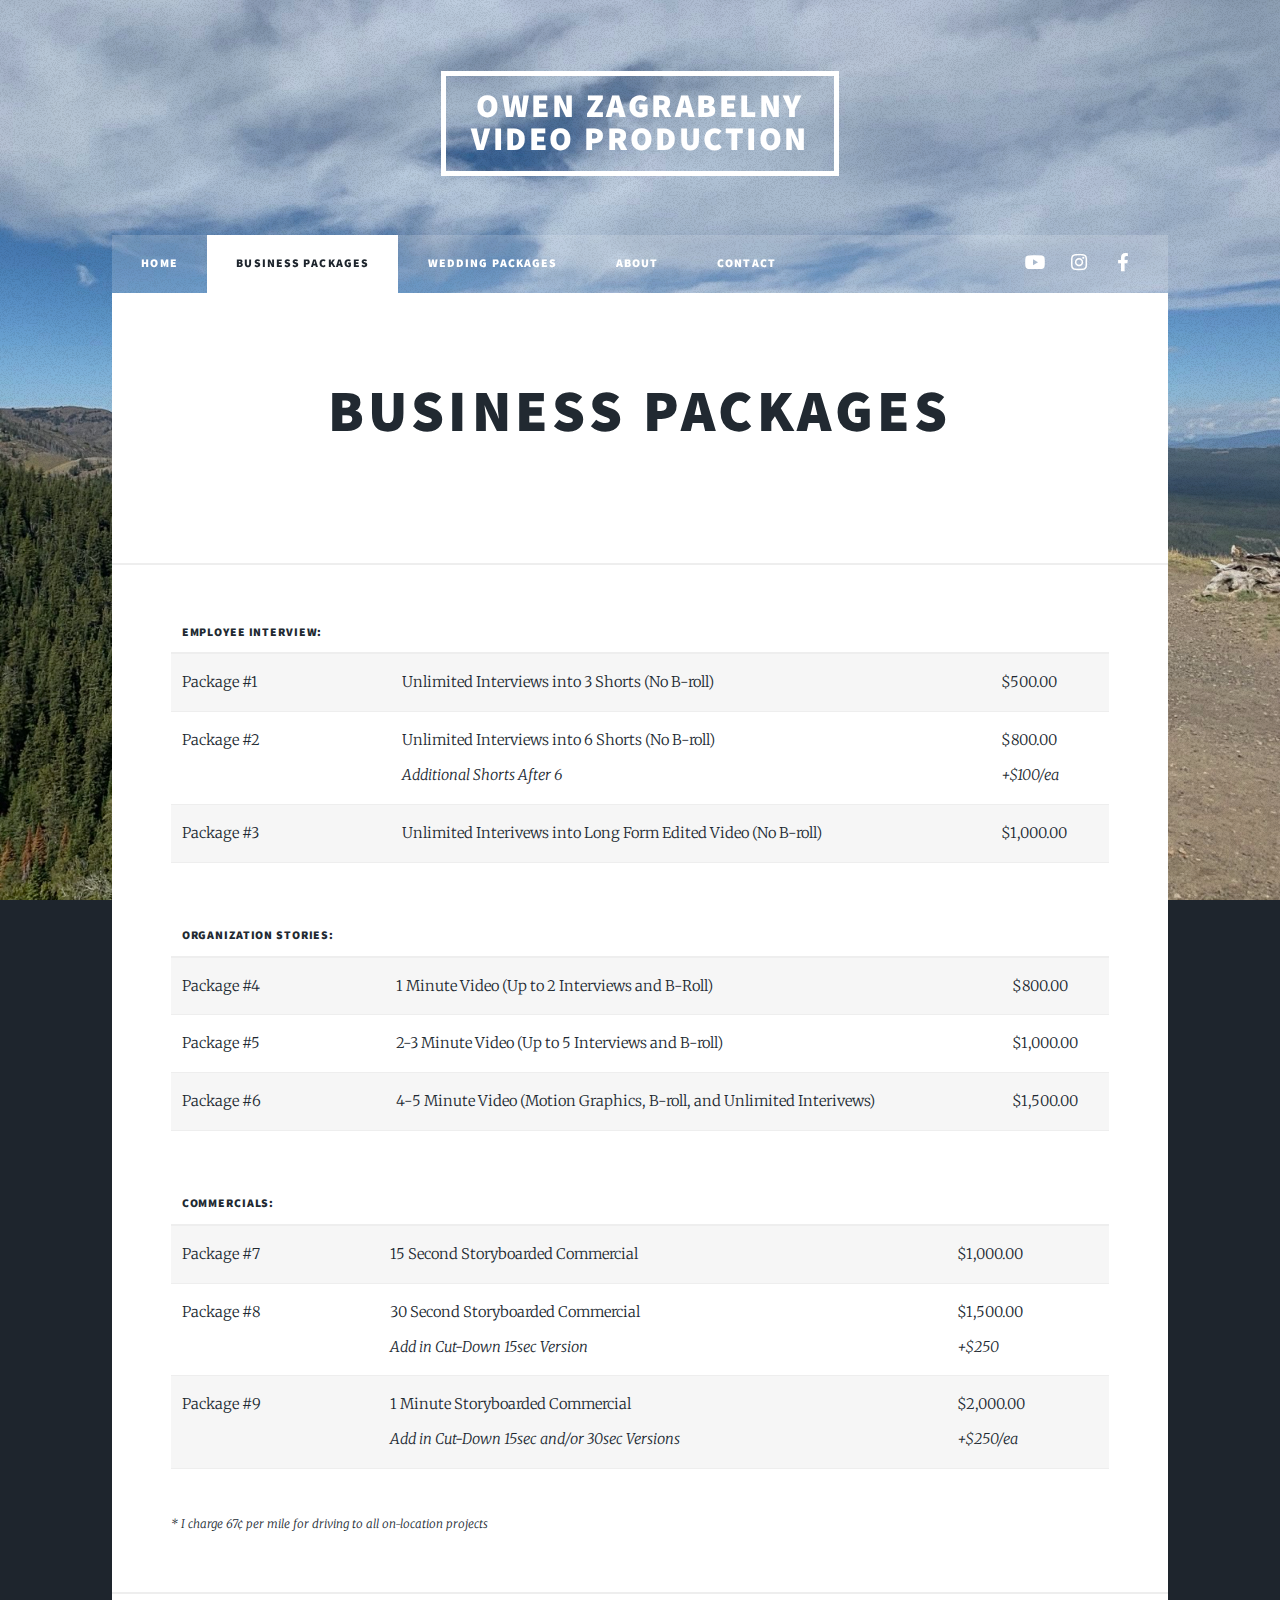
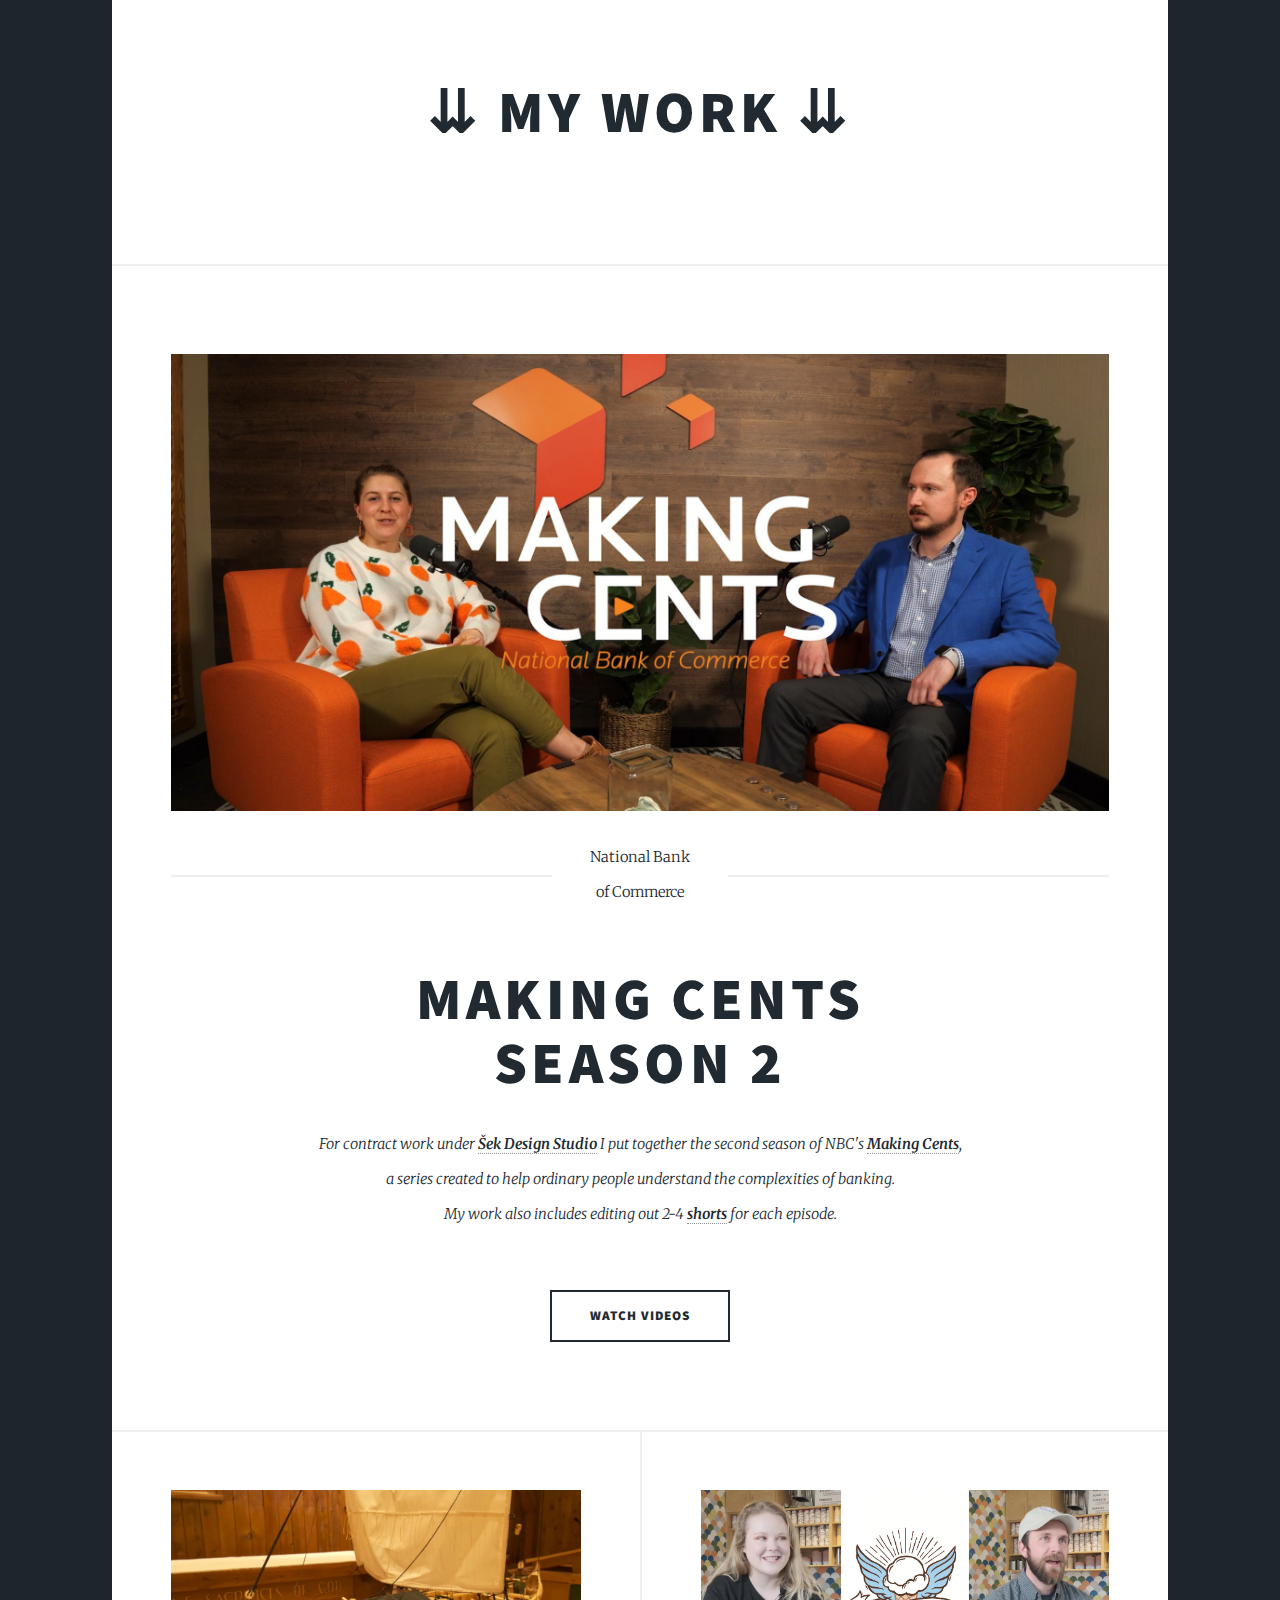
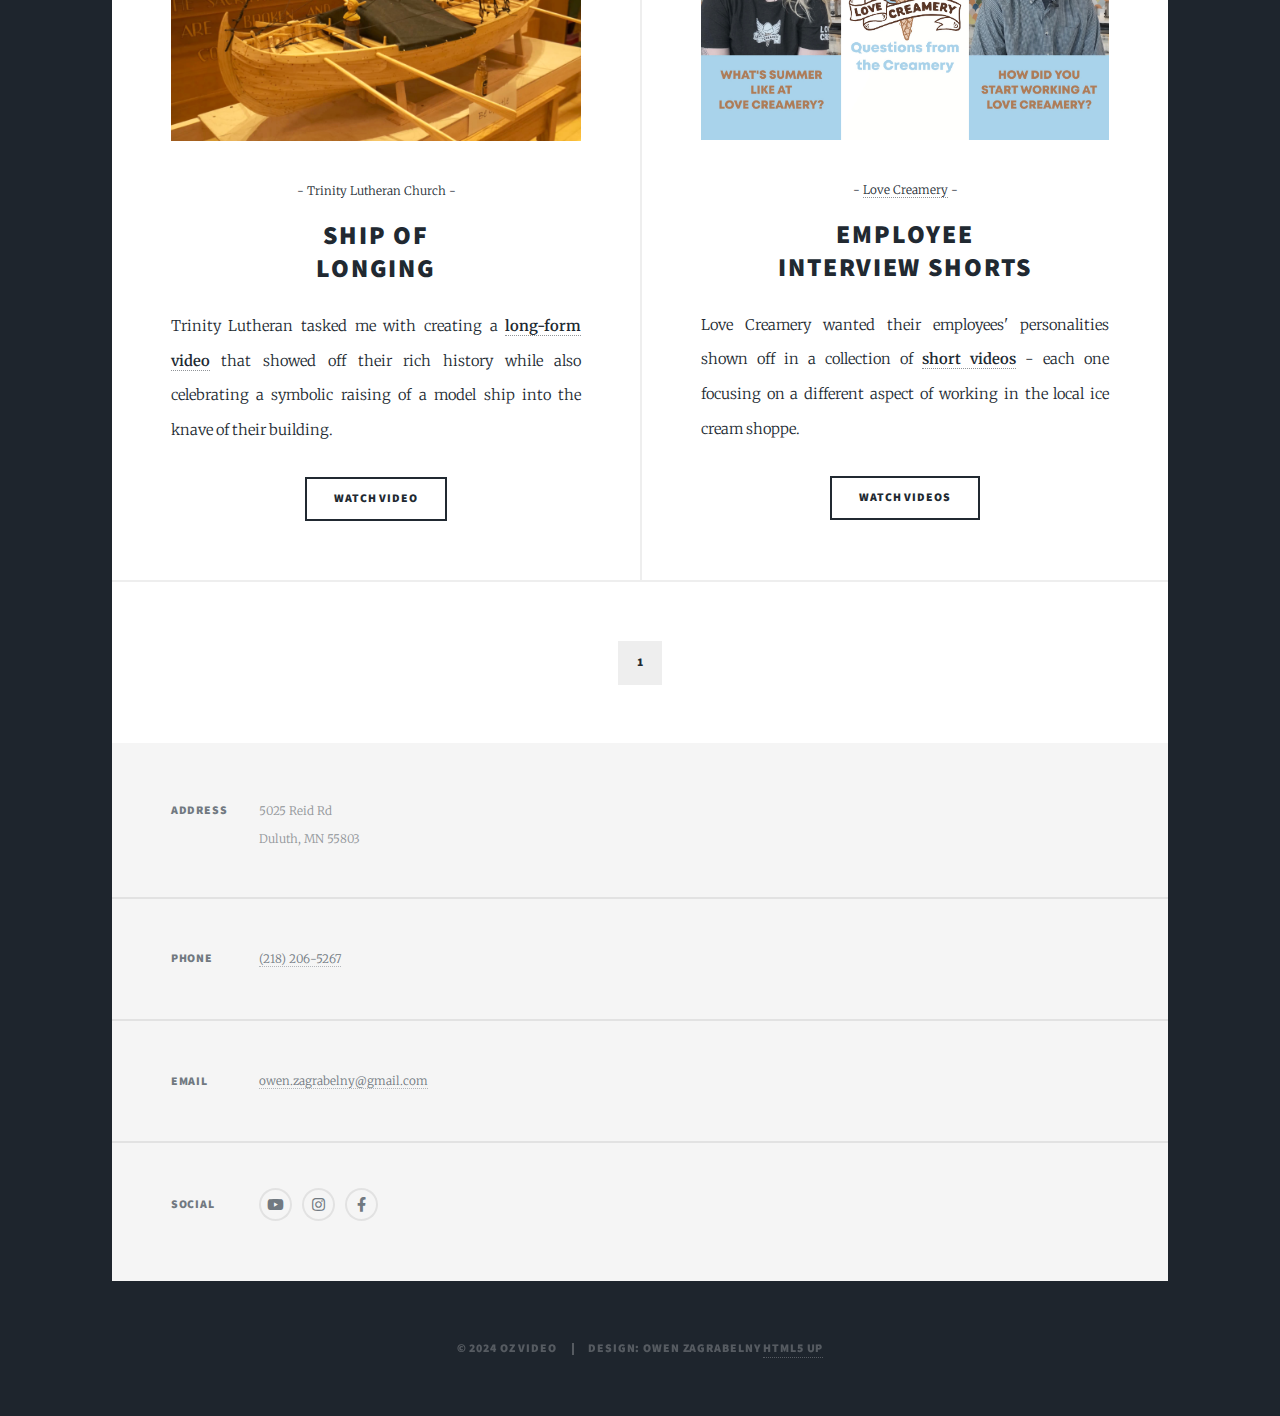
<file: business.html>
<!DOCTYPE HTML>
<!--
	Massively by HTML5 UP
	html5up.net | @ajlkn
	Free for personal and commercial use under the CCA 3.0 license (html5up.net/license)
-->
<html>
	<head>
		<title>OZ Video | Business Projects | Commercial, Weddings, Event Coverage | Duluth MN Videography</title>
		<meta charset="utf-8" />
		<meta name="viewport" content="width=device-width, initial-scale=1, user-scalable=no" />
		<link rel="stylesheet" href="assets/css/main.css" />
		<noscript><link rel="stylesheet" href="assets/css/noscript.css" /></noscript>
		<link rel="icon" href="favicon.ico">
	</head>
	<body class="is-preload">

			<!-- Wrapper -->
			<div id="wrapper" class="fade-in">

				<!-- Header -->
					<header id="header">
						<a href="index.html" class="logo">Owen Zagrabelny <br />Video Production</a>
					</header>

				<!-- Nav -->
					<nav id="nav">
						<ul class="links">
							<li><a href="index.html">Home</a></li>
							<li class="active"><a href="business.html">Business Packages</a></li>
							<li><a href="weddings.html">Wedding Packages</a></li>
							<li><a href="about.html">About</a></li>
							<li><a href="contact.html">Contact</a></li>

						</ul>
						<ul class="icons">
									<li><a href="https://www.youtube.com/channel/UCyaoPab__Wdw8R77fG7SKnQ" target="_blank" class="icon brands alt fa-youtube"><span class="label">Youtube</span></a></li>
									<li><a href="https://www.instagram.com/owenzagrabelny/" target="_blank" class="icon brands alt fa-instagram"><span class="label">Instagram</span></a></li>
									<li><a href="https://www.facebook.com/profile.php?id=61558412162008" target="_blank" class="icon brands alt fa-facebook-f"><span class="label">Facebook</span></a></li>
						</ul>
					</nav>

				<!-- Main -->
					<div id="main">
					<!--<p><b>Employee Interview Package:</b></br>
$500 for 6 Shorts</br>
$800 for 10 Shorts</br>
$1000 for Long Form Edited Video – No B-roll</br>
</br>
</br>
<b>Company Stories Package:</b></br>
$800 for 1 Minute Video (Up to 2 Interviews and B-roll)</br>
$1000 for 2-3 Minute Video (Up to 5 Interviews and B-roll)</br>
$1500 for 4-5 Minute Video (Motion Graphics, B-roll, and Unlimited Interivews)</br>
</br>
</br>
<b>Promotional Package:</b></br>
$1000 for 1 Minute Storyboarded Video</p>-->

						<!-- Post -->
							<section class="post">
								<header class="major">
									<h1>Business Packages</h1>
								</header>
							</section>

									<div class="table-wrapper">
										<table>
											<thead>
												<tr>
													<th>Employee Interview:</th>
												</tr>
											</thead>
											<tbody>
												<tr>
													<td>Package #1</td>
													<td>Unlimited Interviews into 3 Shorts (No B-roll)</td>
													<td>$500.00</td>
												</tr>
												<tr>
													<td>Package #2</td>
													<td>Unlimited Interviews into 6 Shorts (No B-roll)</br><i>Additional Shorts After 6</i></td>
													<td>$800.00</br><i>+$100/ea</i></td>
												</tr>
												<tr>
													<td>Package #3</td>
													<td>Unlimited Interivews into Long Form Edited Video (No B-roll)</td>
													<td>$1,000.00</td>
												</tr>
											</tbody>
										</table>
										</br>
										<table>
											<thead>
												<tr>
													<th>Organization Stories:</th>
												</tr>
											</thead>
											<tbody>
												<tr>
													<td>Package #4</td>
													<td>1 Minute Video (Up to 2 Interviews and B-Roll)</td>
													<td>$800.00</td>
												</tr>
												<tr>
													<td>Package #5</td>
													<td>2-3 Minute Video (Up to 5 Interviews and B-roll)</td>
													<td>$1,000.00</td>
												</tr>
												<tr>
													<td>Package #6</td>
													<td>4-5 Minute Video (Motion Graphics, B-roll, and Unlimited Interivews)</td>
													<td>$1,500.00</td>
												</tr>
											</tbody>
										</table>
										</br>
										<table>
											<thead>
												<tr>
													<th>Commercials:</th>
												</tr>
											</thead>
											<tbody>
												<tr>
													<td>Package #7</td>
													<td>15 Second Storyboarded Commercial</td>
													<td>$1,000.00</td>
												</tr>
												<tr>
													<td>Package #8</td>
													<td>30 Second Storyboarded Commercial</br><i>Add in Cut-Down 15sec Version</i></td>
													<td>$1,500.00</br><i>+$250</i></td>
												</tr>
												<tr>
													<td>Package #9</td>
													<td>1 Minute Storyboarded Commercial</br><i>Add in Cut-Down 15sec and/or 30sec Versions</i></td>
													<td>$2,000.00</br><i>+$250/ea</i></td>
												</tr>
											</tbody>
										</table>
										<p><i><sub>* I charge 67¢ per mile for driving to all on-location projects</sub></i></p>
									</div>

						<!-- Post -->
							<section class="post">
								<header class="major">
									<h1>&#8650 My Work &#8650</h1>
								</header>
							</section>

						<!-- Featured Post -->
							<article class="post featured">
								<header class="major">
								<a href="https://www.youtube.com/playlist?list=PLnrMHAlBB5jwphoo0m_Vo1VEFFcoVU0NS" target="_blank" class="image main"><img src="images/business/01.png" alt="" /></a>
									<span href="#" class="date">National Bank<br />of Commerce</span>
									<h2><a href="https://www.youtube.com/playlist?list=PLnrMHAlBB5jwphoo0m_Vo1VEFFcoVU0NS" target="_blank">Making Cents<br />
									Season 2</a></h2>
									<p>For contract work under <b><a href="https://www.sek-design.com/" target="_blank">Šek Design Studio</a></b> I put together the second season of NBC's <b><a href="https://www.youtube.com/playlist?list=PLnrMHAlBB5jwphoo0m_Vo1VEFFcoVU0NS" target="_blank">Making Cents</a></b>,<br />a series created to help ordinary people understand the complexities of banking.<br />My work also includes editing out 2-4 <b><a href="https://www.youtube.com/playlist?list=PLnrMHAlBB5jyN6I9eax7lmeFgF8lza0hw" target="_blank">shorts</a></b> for each episode.</p>
								</header>
								<ul class="actions special">
									<li><a href="https://www.youtube.com/playlist?list=PLnrMHAlBB5jwphoo0m_Vo1VEFFcoVU0NS" target="_blank" class="button large">Watch Videos</a></li>
								</ul>
							</article>

						<!-- Posts -->
							<section class="posts">
								<article>
									<header>
									<a href="https://www.youtube.com/watch?v=0mh3X8T5kOo.html" target="_blank" class="image fit"><img src="images/business/03.png" alt="" /></a>
										<span class="date">- Trinity Lutheran Church -</span>
										<h2><a href="https://www.youtube.com/watch?v=0mh3X8T5kOo.html" target="_blank">Ship of<br />
										Longing</a></h2>
									</header>
									<p>Trinity Lutheran tasked me with creating a <b><a href="https://www.youtube.com/watch?v=0mh3X8T5kOo.html" target="_blank">long-form video</a></b> that showed off their rich history while also celebrating a symbolic raising of a model ship into the knave of their building.</p>
									<ul class="actions special">
										<li><a href="https://www.youtube.com/watch?v=0mh3X8T5kOo.html" target="_blank" class="button">Watch Video</a></li>
									</ul>
								</article>
								<article>
									<header>
									<a href="https://www.youtube.com/playlist?list=PLnrMHAlBB5jx3QNS8dbM87SdSc4BV_giL" target="_blank" class="image fit"><img src="images/business/02.png" alt="" /></a>
										<span class="date">- <a href="https://lovecreamery.com/" target="_blank">Love Creamery</a> -</span>
										<h2><a href="https://www.youtube.com/playlist?list=PLnrMHAlBB5jx3QNS8dbM87SdSc4BV_giL" target="_blank">Employee<br />
										Interview Shorts</a></h2>
									</header>
									<p>Love Creamery wanted their employees' personalities shown off in a collection of <b><a href="https://www.youtube.com/playlist?list=PLnrMHAlBB5jx3QNS8dbM87SdSc4BV_giL" target="_blank">short videos</a></b> - each one focusing on a different aspect of working in the local ice cream shoppe.</p>
									<ul class="actions special">
										<li><a href="https://www.youtube.com/playlist?list=PLnrMHAlBB5jx3QNS8dbM87SdSc4BV_giL" target="_blank" class="button">Watch Videos</a></li>
									</ul>
								</article>
							</section>

						<!-- Footer -->
							<footer>
								<div class="pagination">
									<!--<a href="#" class="previous">Prev</a>-->
									<a href="#" class="page active">1</a>
									<!--<a href="#" class="page">2</a>
									<a href="#" class="page">3</a>
									<span class="extra">&hellip;</span>
									<a href="#" class="page">8</a>
									<a href="#" class="page">9</a>
									<a href="#" class="page">10</a>
									<a href="#" class="next">Next</a>-->
								</div>
							</footer>

					</div>

				<!-- Footer -->
					<footer id="footer">
						<section class="split contact">
							<section class="alt">
								<h3>Address</h3>
								<p>5025 Reid Rd<br />
								Duluth, MN 55803</p>
							</section>
							<section>
								<h3>Phone</h3>
								<p><a href="#">(218) 206-5267</a></p>
							</section>
							<section>
								<h3>Email</h3>
								<p><a href="#">owen.zagrabelny@gmail.com</a></p>
							</section>
							<section>
								<h3>Social</h3>
								<ul class="icons alt">
									<li><a href="https://www.youtube.com/channel/UCyaoPab__Wdw8R77fG7SKnQ" target="_blank" class="icon brands alt fa-youtube"><span class="label">Youtube</span></a></li>
									<li><a href="https://www.instagram.com/owenzagrabelny/" target="_blank" class="icon brands alt fa-instagram"><span class="label">Instagram</span></a></li>
									<li><a href="https://www.facebook.com/profile.php?id=61558412162008" target="_blank" class="icon brands alt fa-facebook-f"><span class="label">Facebook</span></a></li>
								</ul>
							</section>
						</section>
					</footer>

				<!-- Copyright -->
					<div id="copyright">
						<ul><li>&copy; 2024 OZ Video</li><li>Design: Owen Zagrabelny <a href="https://html5up.net">HTML5 UP</a></li></ul>
					</div>

			</div>

		<!-- Scripts -->
			<script src="assets/js/jquery.min.js"></script>
			<script src="assets/js/jquery.scrollex.min.js"></script>
			<script src="assets/js/jquery.scrolly.min.js"></script>
			<script src="assets/js/browser.min.js"></script>
			<script src="assets/js/breakpoints.min.js"></script>
			<script src="assets/js/util.js"></script>
			<script src="assets/js/main.js"></script>

	</body>
</html>
</file>
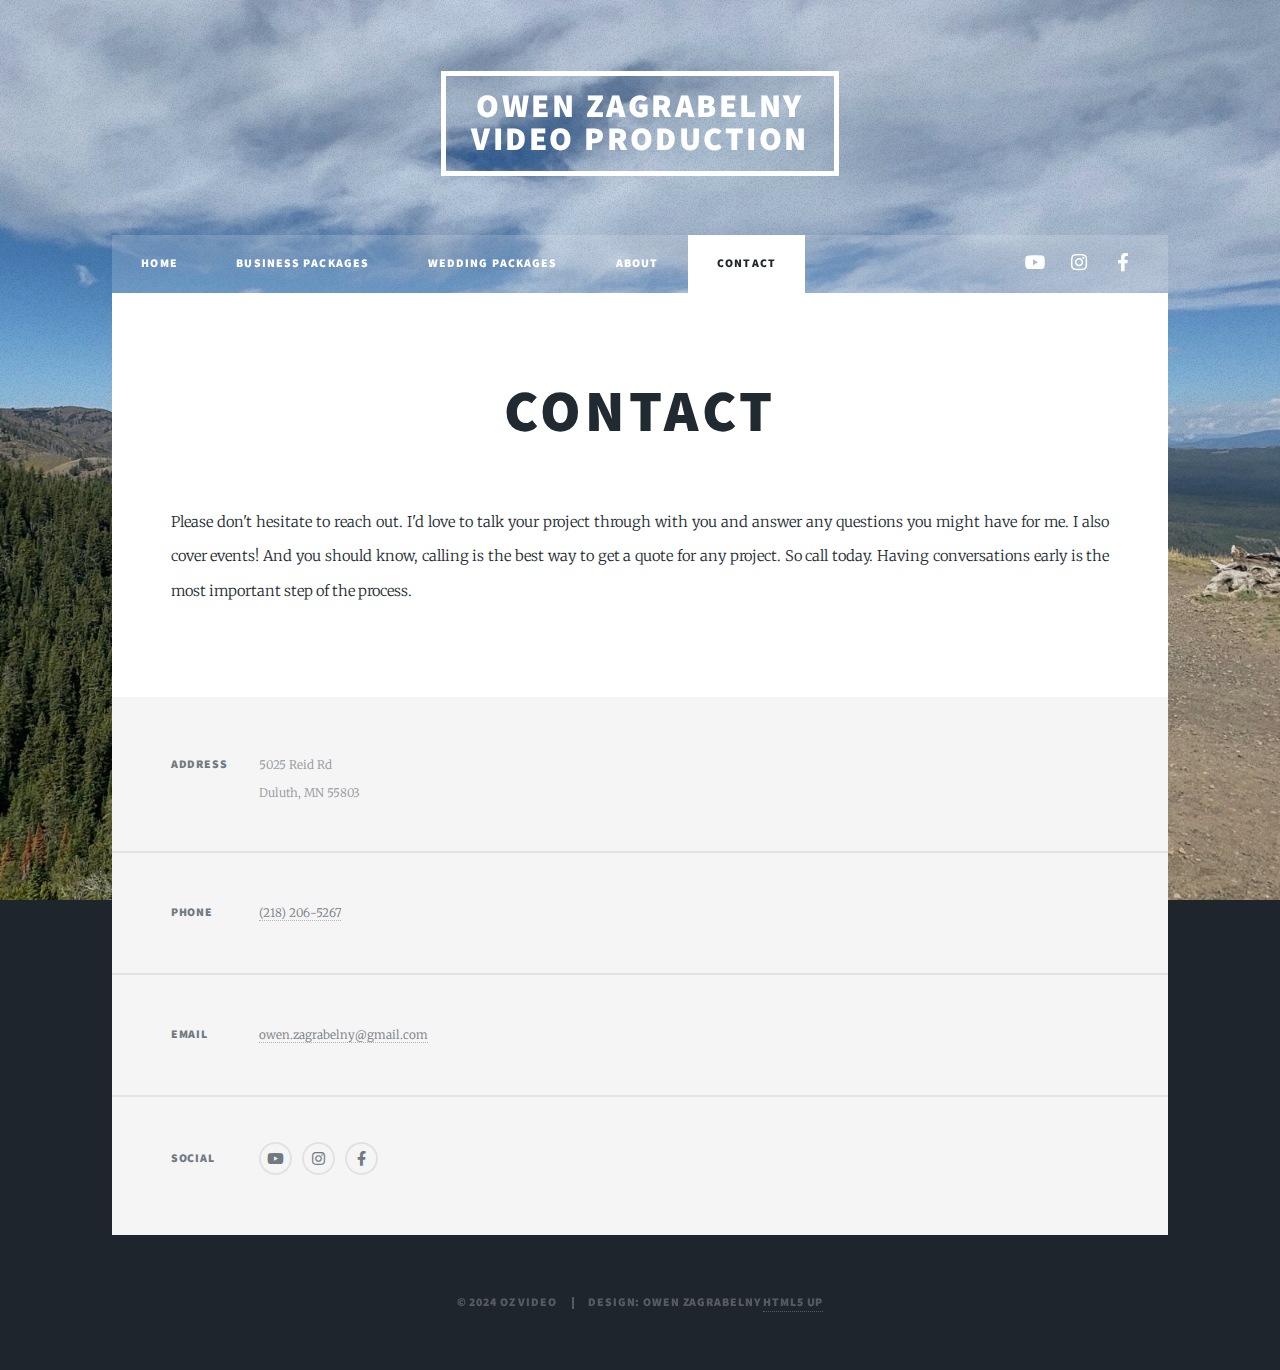
<file: contact.html>
<!DOCTYPE HTML>
<!--
	Massively by HTML5 UP
	html5up.net | @ajlkn
	Free for personal and commercial use under the CCA 3.0 license (html5up.net/license)
-->
<html>
	<head>
		<title>OZ Video | About | Commercial, Weddings, Event Coverage | Duluth MN Videography</title>
		<meta charset="utf-8" />
		<meta name="viewport" content="width=device-width, initial-scale=1, user-scalable=no" />
		<link rel="stylesheet" href="assets/css/main.css" />
		<noscript><link rel="stylesheet" href="assets/css/noscript.css" /></noscript>
		<link rel="icon" href="favicon.ico">
	</head>
	<body class="is-preload">

		<!-- Wrapper -->
			<div id="wrapper">

				<!-- Header -->
					<header id="header">
						<a href="index.html" class="logo">Owen Zagrabelny <br />Video Production</a>
					</header>

				<!-- Nav -->
					<nav id="nav">
						<ul class="links">
							<li><a href="index.html">Home</a></li>
							<li><a href="business.html">Business Packages</a></li>
							<li><a href="weddings.html">Wedding Packages</a></li>
							<li><a href="about.html">About</a></li>
							<li class="active"><a href="contact.html">Contact</a></li>

						</ul>
						<ul class="icons">
									<li><a href="https://www.youtube.com/channel/UCyaoPab__Wdw8R77fG7SKnQ" target="_blank" class="icon brands alt fa-youtube"><span class="label">Youtube</span></a></li>
									<li><a href="https://www.instagram.com/owenzagrabelny/" target="_blank" class="icon brands alt fa-instagram"><span class="label">Instagram</span></a></li>
									<li><a href="https://www.facebook.com/profile.php?id=61558412162008" target="_blank" class="icon brands alt fa-facebook-f"><span class="label">Facebook</span></a></li>
						</ul>
					</nav>

				<!-- Main -->
					<div id="main">

						<!-- Post -->
							<section class="post">
								<header class="major">
									<h1>Contact</h1>
								</header>
							<p>Please don't hesitate to reach out. I'd love to talk your project through with you and answer any questions you might have for me. I also cover events! And you should know, calling is the best way to get a quote for any project. So call today. Having conversations early is the most important step of the process.

							</section>

					</div>

				<!-- Footer -->
					<footer id="footer">
						<section class="split contact">
							<section class="alt">
								<h3>Address</h3>
								<p>5025 Reid Rd<br />
								Duluth, MN 55803</p>
							</section>
							<section>
								<h3>Phone</h3>
								<p><a href="#">(218) 206-5267</a></p>
							</section>
							<section>
								<h3>Email</h3>
								<p><a href="#">owen.zagrabelny@gmail.com</a></p>
							</section>
							<section>
								<h3>Social</h3>
								<ul class="icons alt">
									<li><a href="https://www.youtube.com/channel/UCyaoPab__Wdw8R77fG7SKnQ" target="_blank" class="icon brands alt fa-youtube"><span class="label">Youtube</span></a></li>
									<li><a href="https://www.instagram.com/owenzagrabelny/" target="_blank" class="icon brands alt fa-instagram"><span class="label">Instagram</span></a></li>
									<li><a href="https://www.facebook.com/profile.php?id=61558412162008" target="_blank" class="icon brands alt fa-facebook-f"><span class="label">Facebook</span></a></li>
								</ul>
							</section>
						</section>
					</footer>

				<!-- Copyright -->
					<div id="copyright">
						<ul><li>&copy; 2024 OZ Video</li><li>Design: Owen Zagrabelny <a href="https://html5up.net">HTML5 UP</a></li></ul>
					</div>

			</div>
		<!-- Scripts -->
			<script src="assets/js/jquery.min.js"></script>
			<script src="assets/js/jquery.scrollex.min.js"></script>
			<script src="assets/js/jquery.scrolly.min.js"></script>
			<script src="assets/js/browser.min.js"></script>
			<script src="assets/js/breakpoints.min.js"></script>
			<script src="assets/js/util.js"></script>
			<script src="assets/js/main.js"></script>

	</body>
</html>
</file>
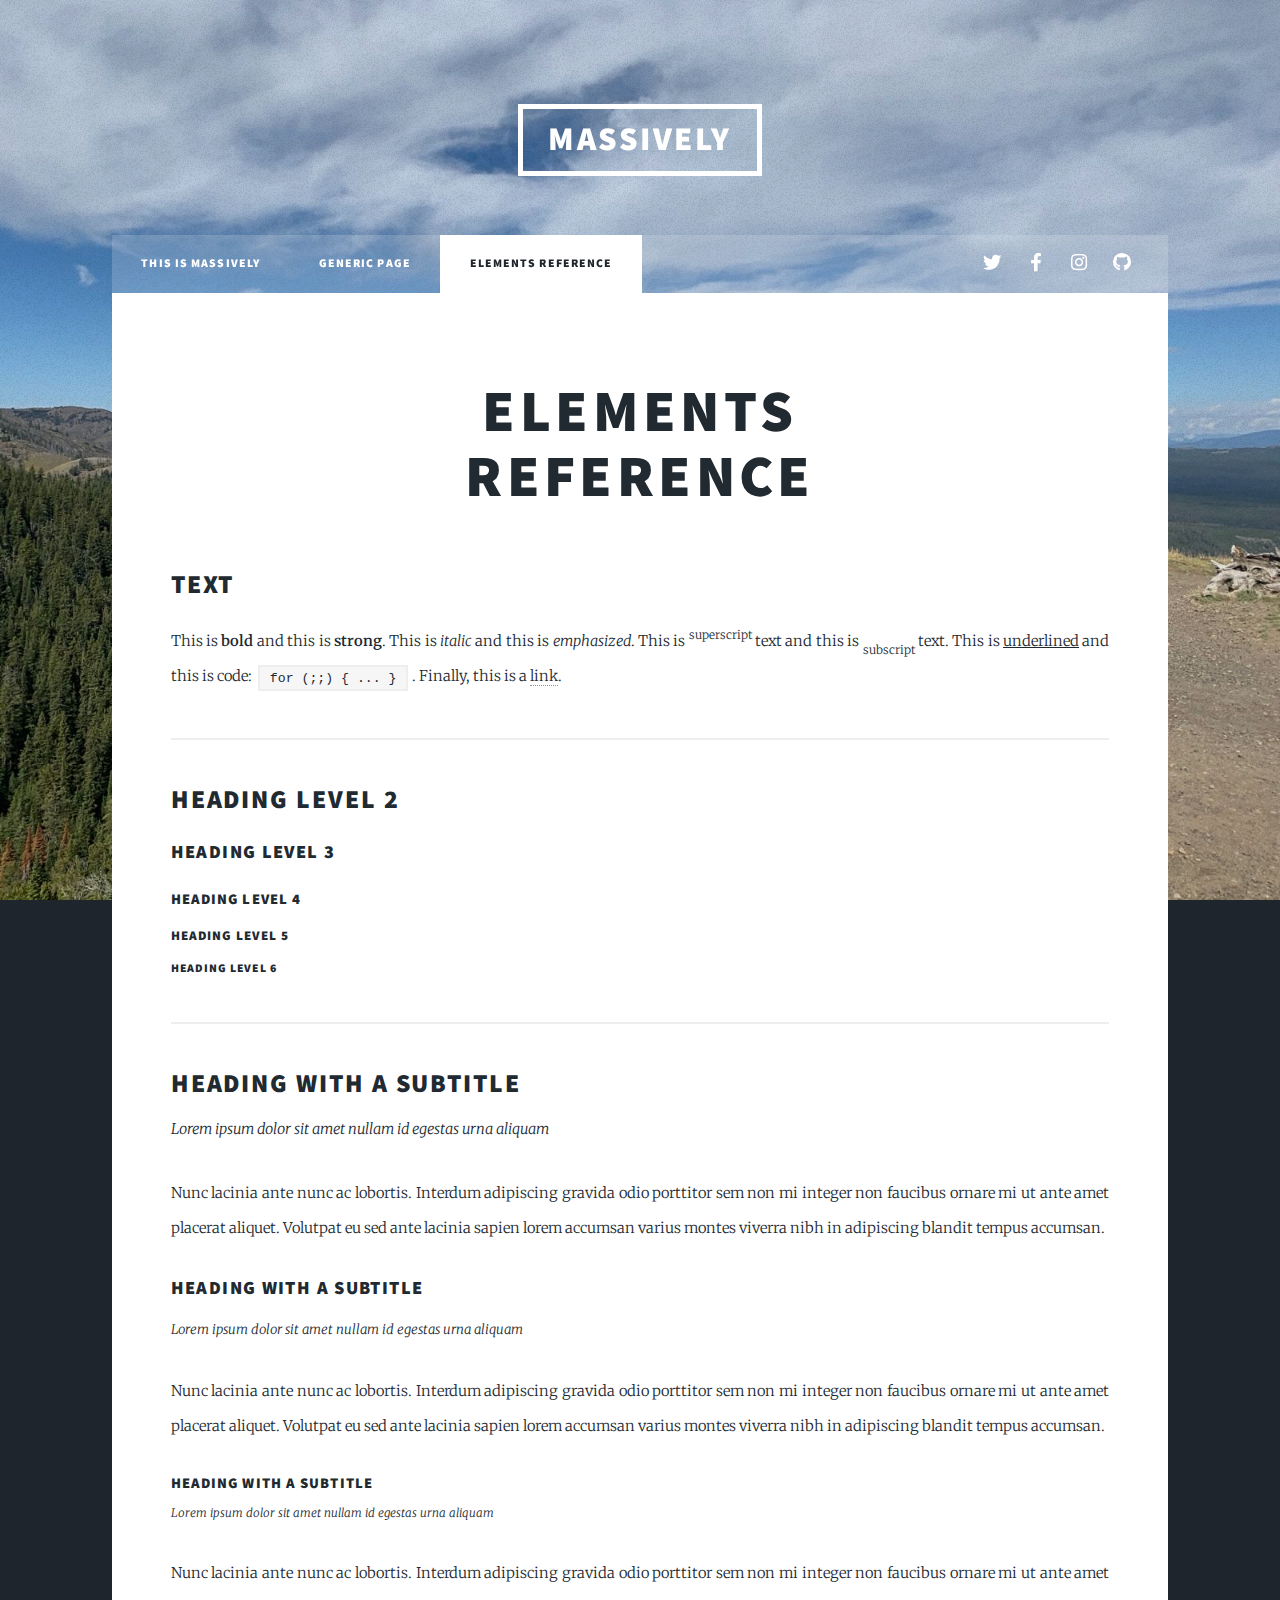
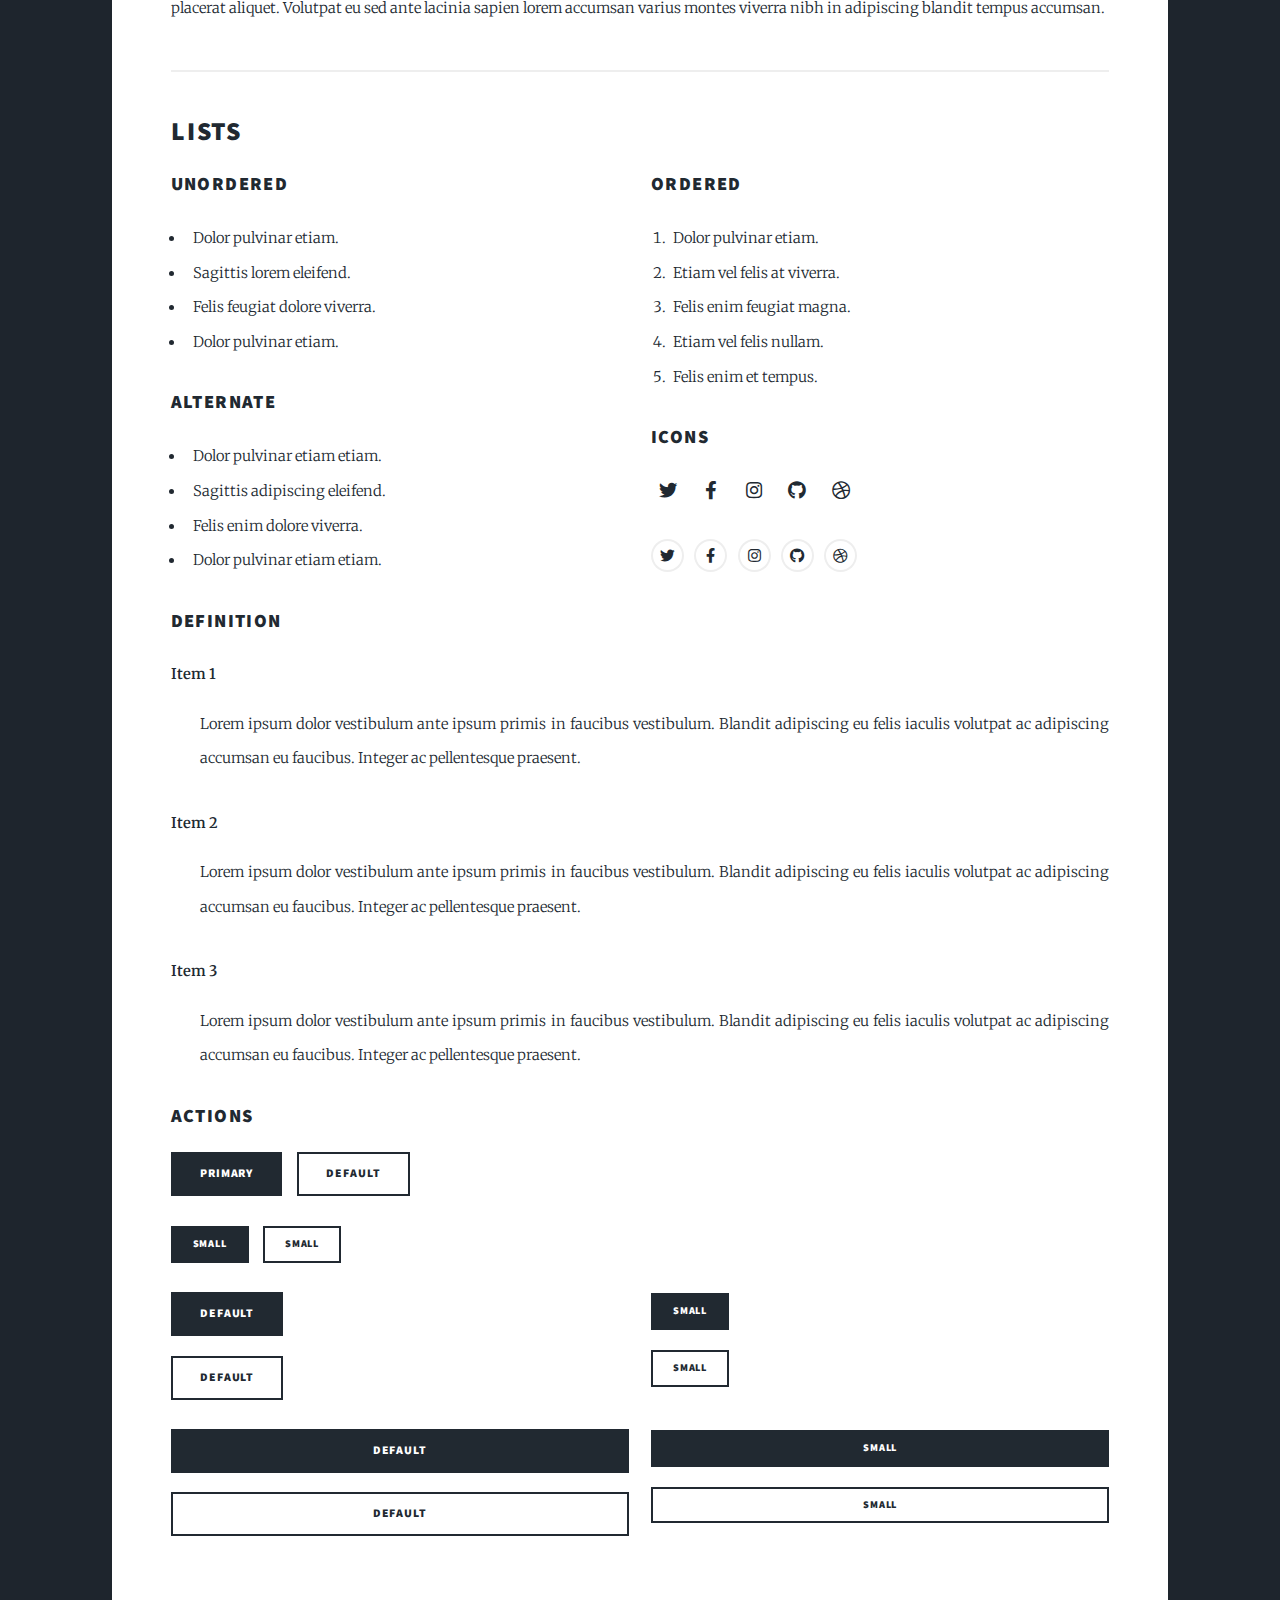
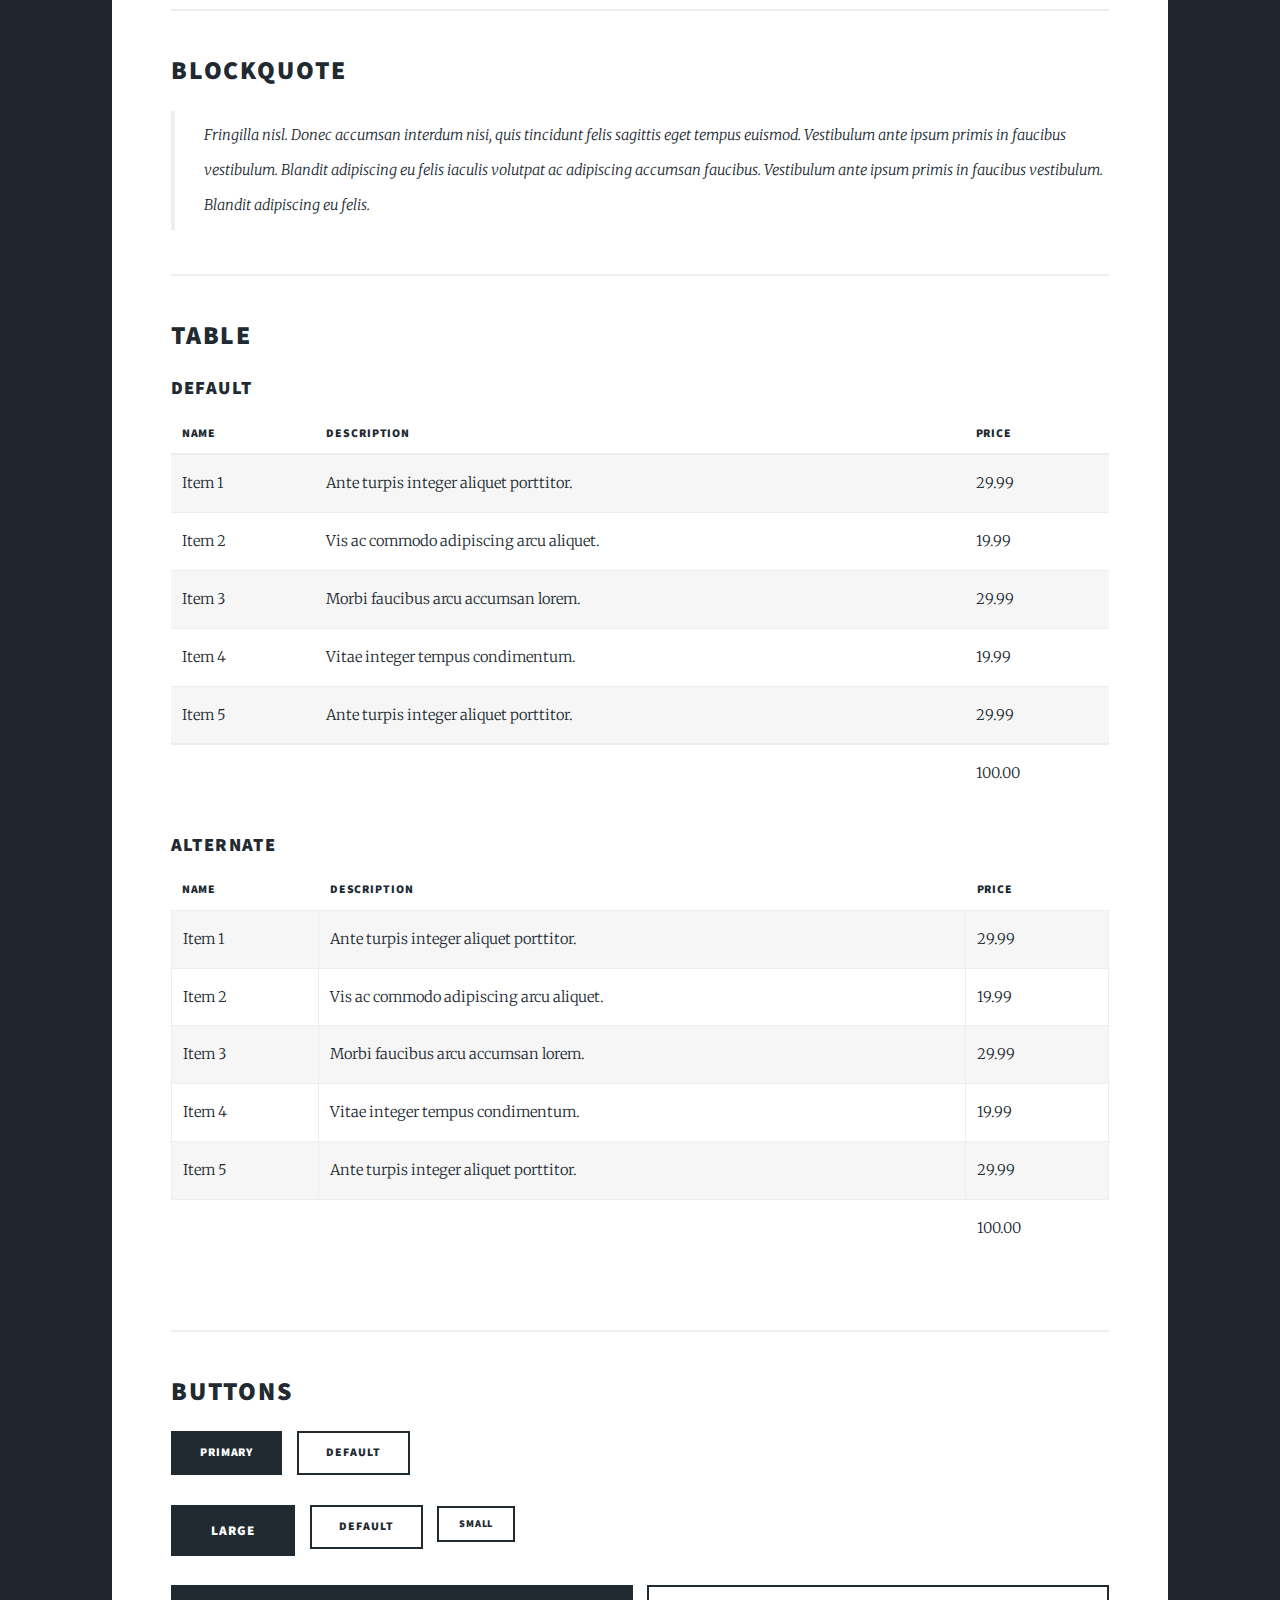
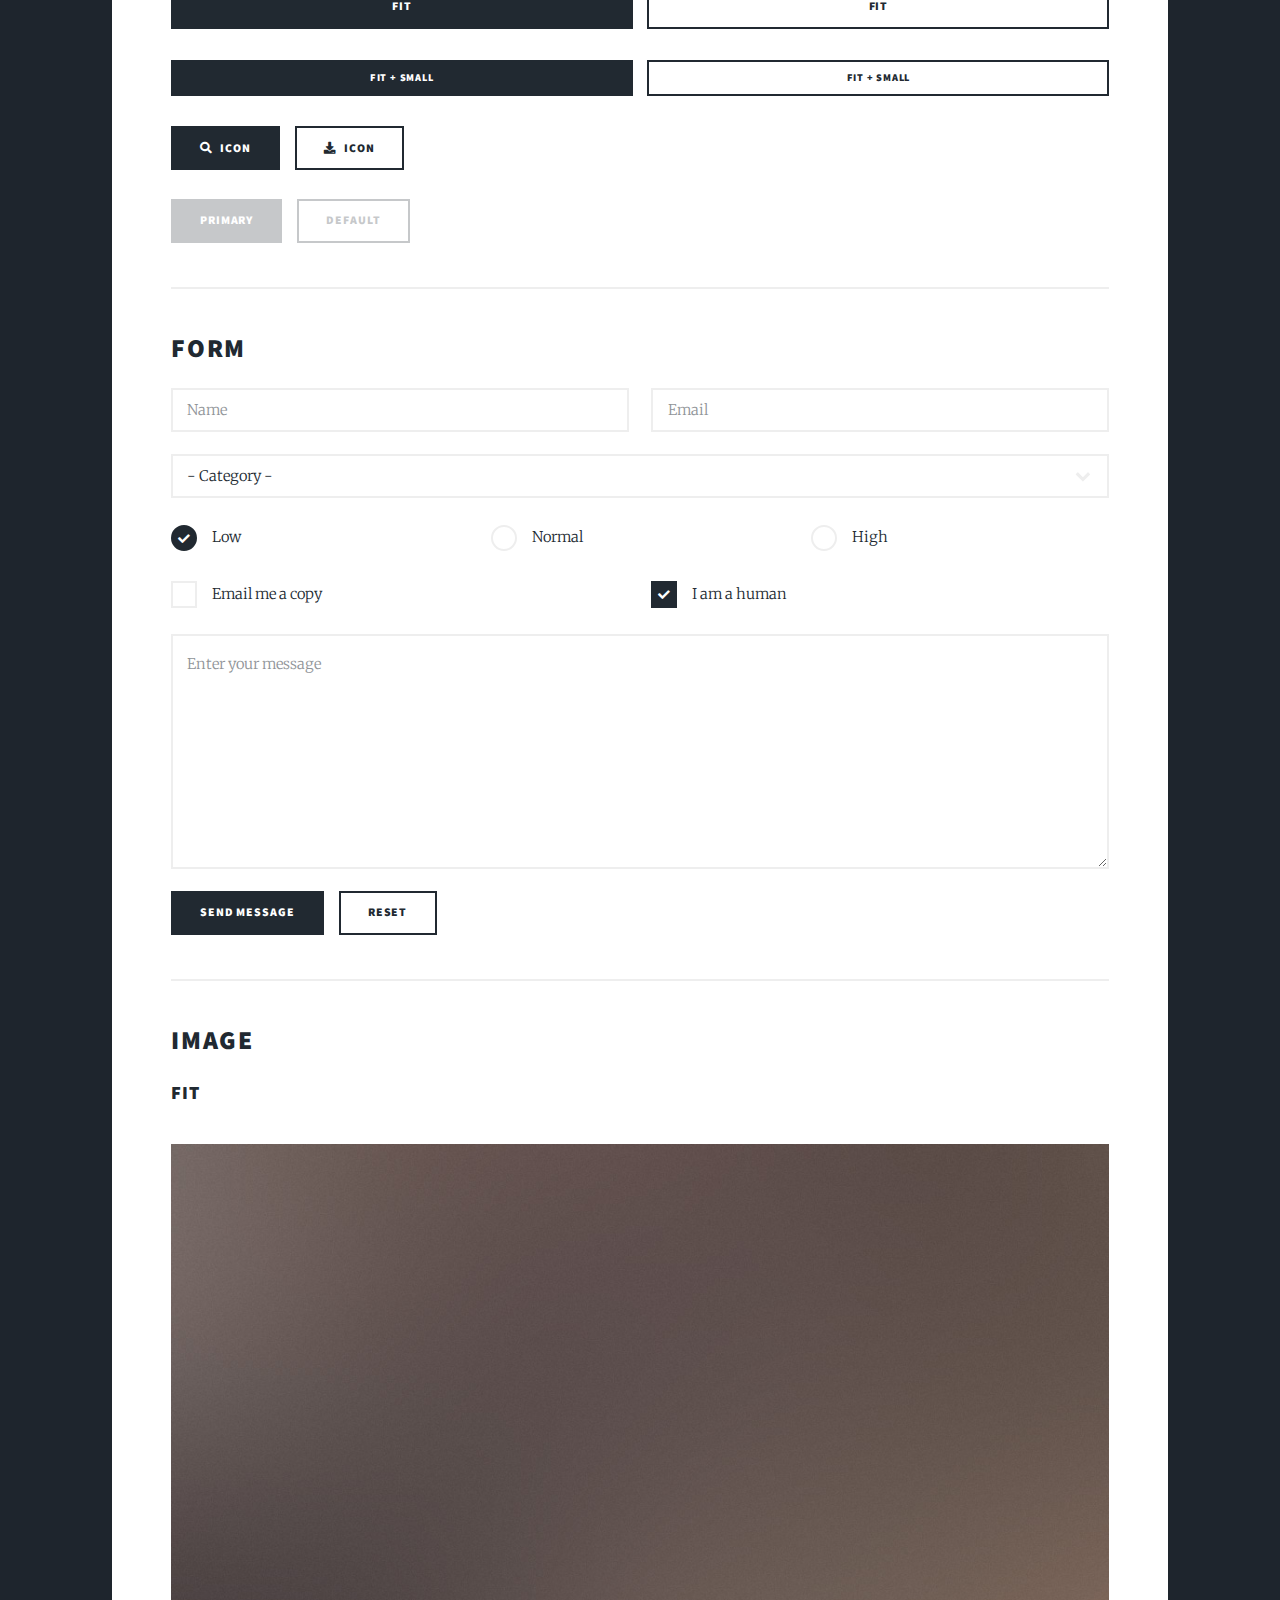
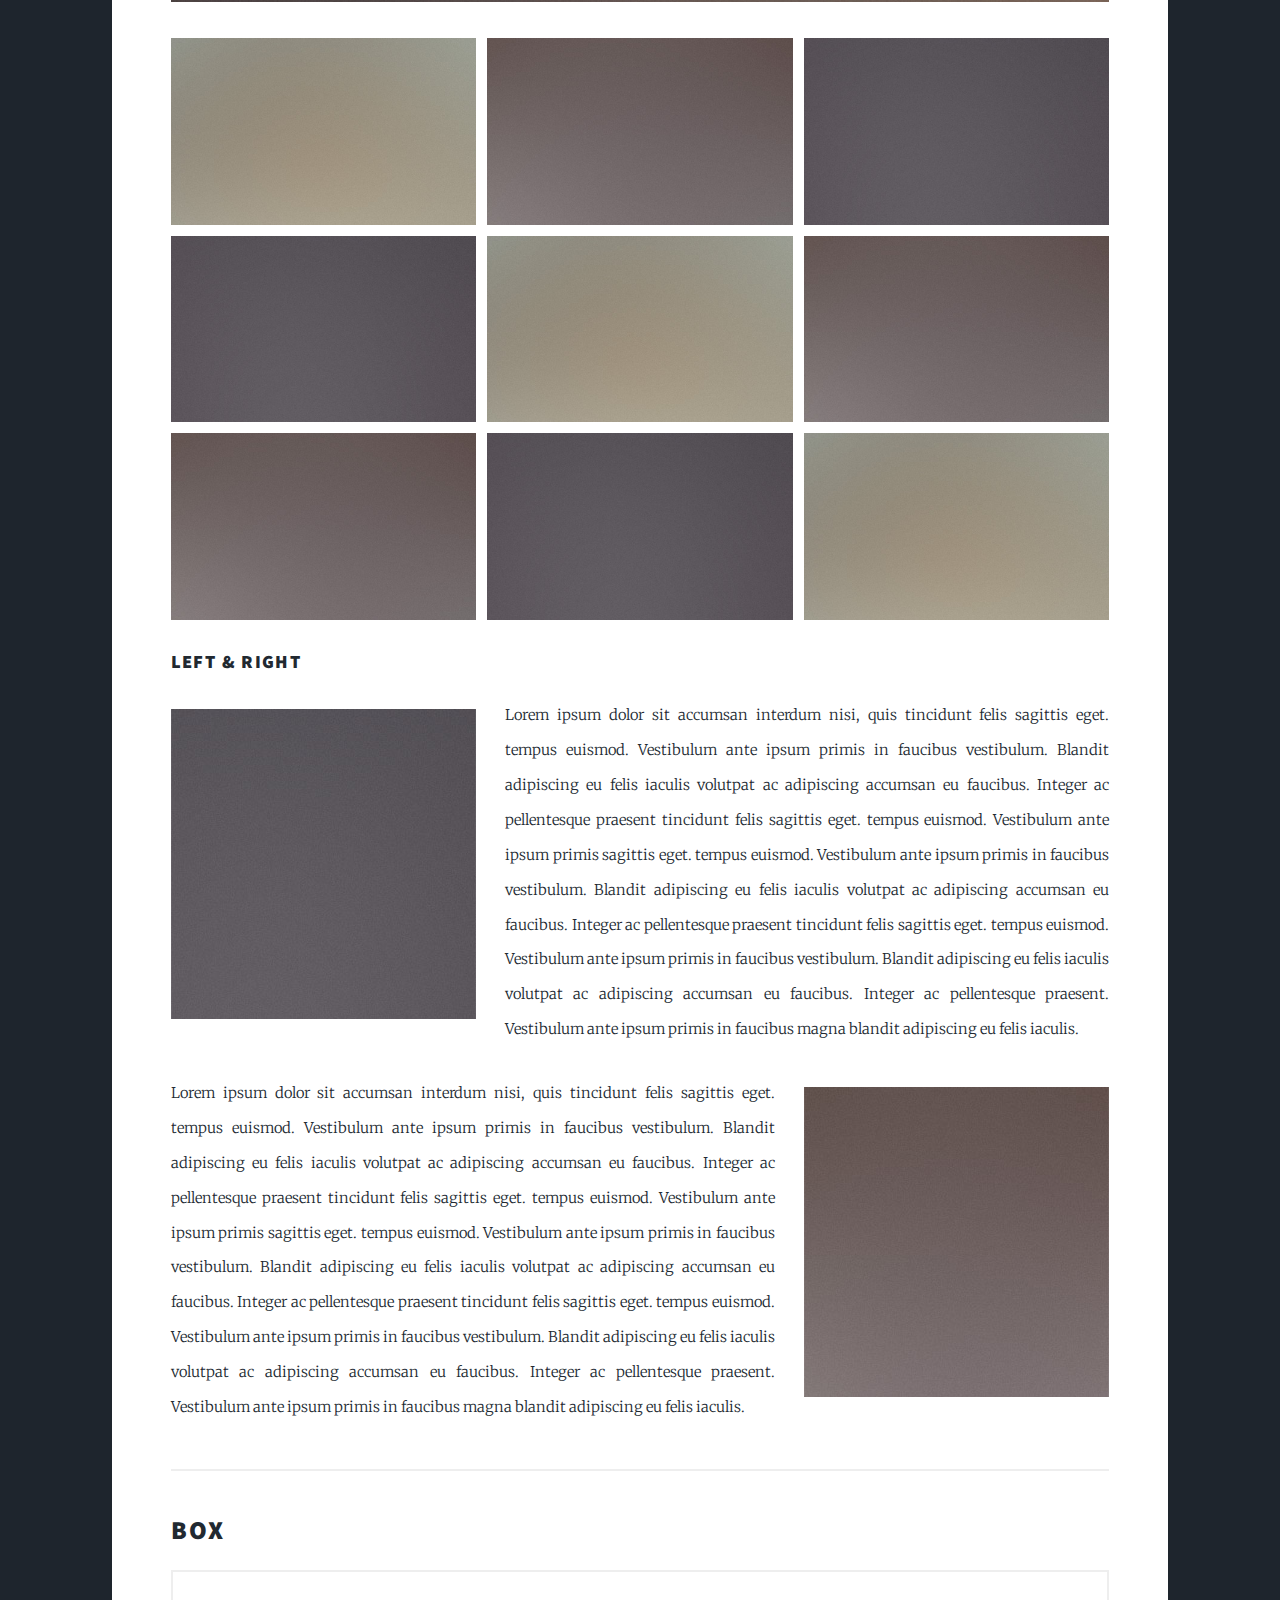
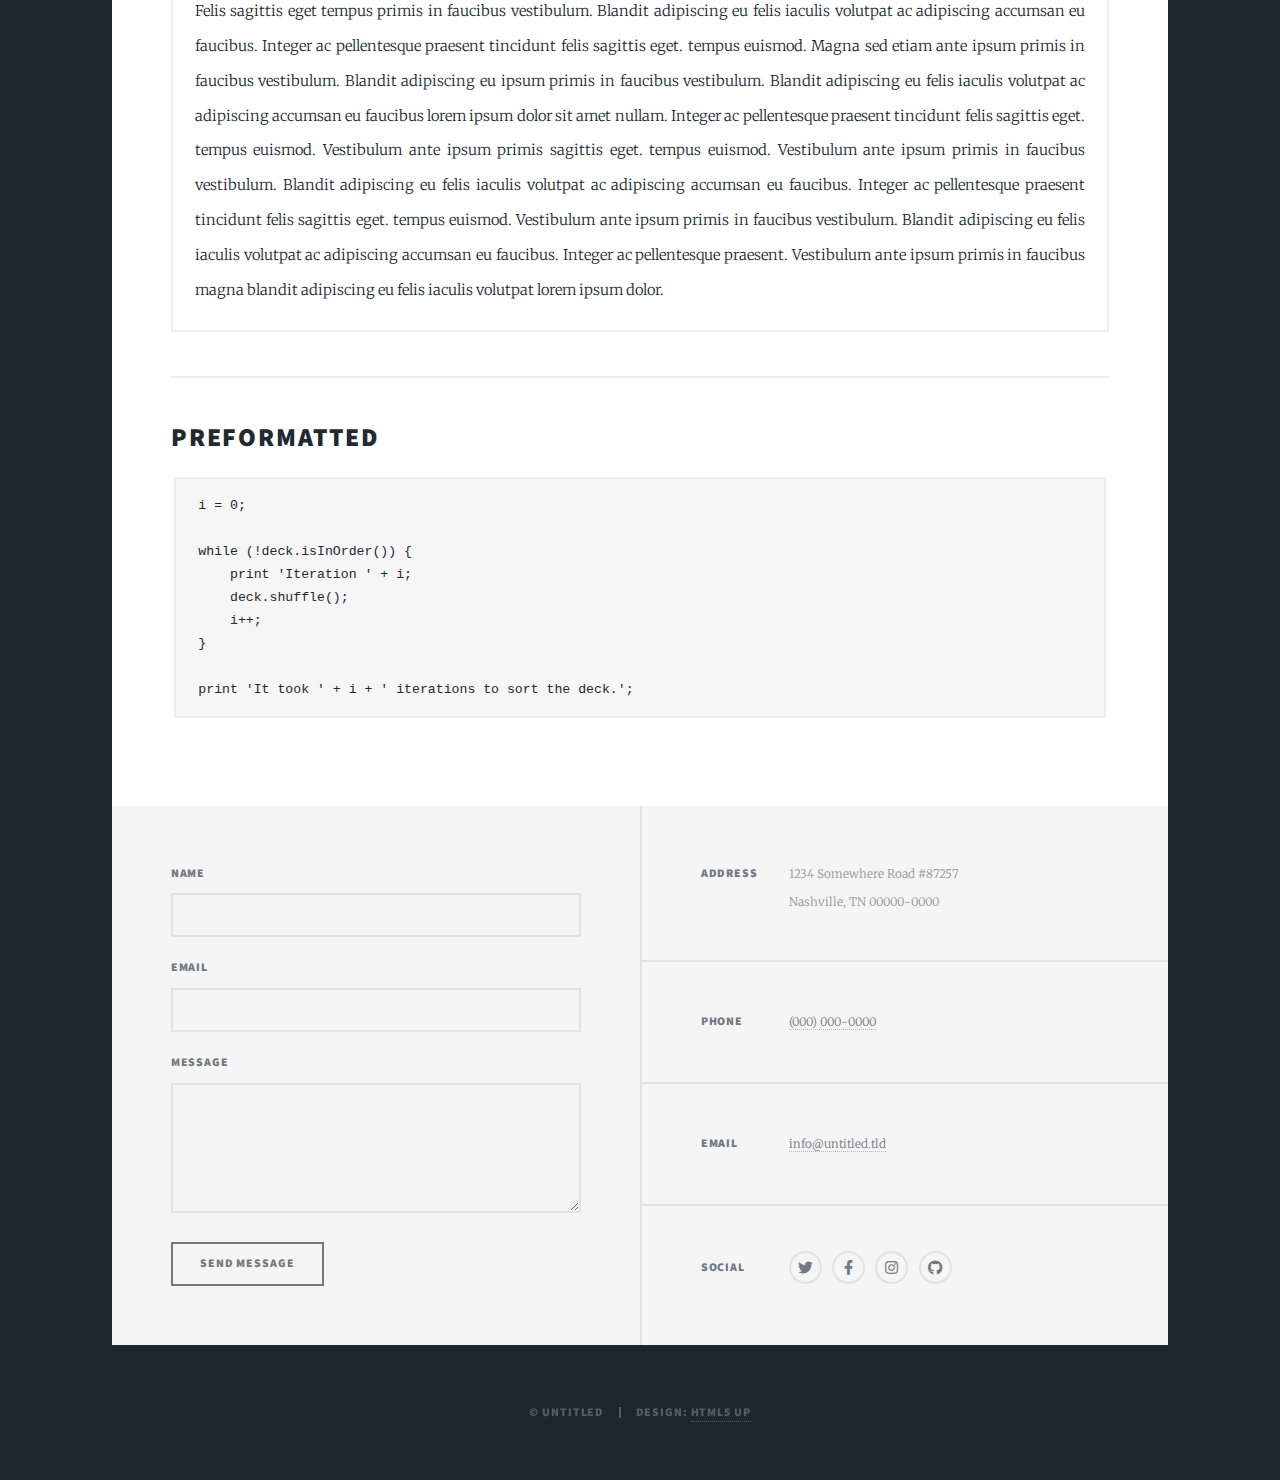
<file: elements.html>
<!DOCTYPE HTML>
<!--
	Massively by HTML5 UP
	html5up.net | @ajlkn
	Free for personal and commercial use under the CCA 3.0 license (html5up.net/license)
-->
<html>
	<head>
		<title>Elements Reference - Massively by HTML5 UP</title>
		<meta charset="utf-8" />
		<meta name="viewport" content="width=device-width, initial-scale=1, user-scalable=no" />
		<link rel="stylesheet" href="assets/css/main.css" />
		<noscript><link rel="stylesheet" href="assets/css/noscript.css" /></noscript>
	</head>
	<body class="is-preload">

		<!-- Wrapper -->
			<div id="wrapper">

				<!-- Header -->
					<header id="header">
						<a href="index.html" class="logo">Massively</a>
					</header>

				<!-- Nav -->
					<nav id="nav">
						<ul class="links">
							<li><a href="index.html">This is Massively</a></li>
							<li><a href="generic.html">Generic Page</a></li>
							<li class="active"><a href="elements.html">Elements Reference</a></li>
						</ul>
						<ul class="icons">
							<li><a href="#" class="icon brands fa-twitter"><span class="label">Twitter</span></a></li>
							<li><a href="#" class="icon brands fa-facebook-f"><span class="label">Facebook</span></a></li>
							<li><a href="#" class="icon brands fa-instagram"><span class="label">Instagram</span></a></li>
							<li><a href="#" class="icon brands fa-github"><span class="label">GitHub</span></a></li>
						</ul>
					</nav>

				<!-- Main -->
					<div id="main">

						<!-- Post -->
							<section class="post">
								<header class="major">
									<h1>Elements<br />
									Reference</h1>
								</header>

								<!-- Text stuff -->
									<h2>Text</h2>
									<p>This is <b>bold</b> and this is <strong>strong</strong>. This is <i>italic</i> and this is <em>emphasized</em>.
									This is <sup>superscript</sup> text and this is <sub>subscript</sub> text.
									This is <u>underlined</u> and this is code: <code>for (;;) { ... }</code>.
									Finally, this is a <a href="#">link</a>.</p>
									<hr />
									<h2>Heading Level 2</h2>
									<h3>Heading Level 3</h3>
									<h4>Heading Level 4</h4>
									<h5>Heading Level 5</h5>
									<h6>Heading Level 6</h6>
									<hr />
									<header>
										<h2>Heading with a Subtitle</h2>
										<p>Lorem ipsum dolor sit amet nullam id egestas urna aliquam</p>
									</header>
									<p>Nunc lacinia ante nunc ac lobortis. Interdum adipiscing gravida odio porttitor sem non mi integer non faucibus ornare mi ut ante amet placerat aliquet. Volutpat eu sed ante lacinia sapien lorem accumsan varius montes viverra nibh in adipiscing blandit tempus accumsan.</p>
									<header>
										<h3>Heading with a Subtitle</h3>
										<p>Lorem ipsum dolor sit amet nullam id egestas urna aliquam</p>
									</header>
									<p>Nunc lacinia ante nunc ac lobortis. Interdum adipiscing gravida odio porttitor sem non mi integer non faucibus ornare mi ut ante amet placerat aliquet. Volutpat eu sed ante lacinia sapien lorem accumsan varius montes viverra nibh in adipiscing blandit tempus accumsan.</p>
									<header>
										<h4>Heading with a Subtitle</h4>
										<p>Lorem ipsum dolor sit amet nullam id egestas urna aliquam</p>
									</header>
									<p>Nunc lacinia ante nunc ac lobortis. Interdum adipiscing gravida odio porttitor sem non mi integer non faucibus ornare mi ut ante amet placerat aliquet. Volutpat eu sed ante lacinia sapien lorem accumsan varius montes viverra nibh in adipiscing blandit tempus accumsan.</p>

									<hr />

								<!-- Lists -->
									<h2>Lists</h2>
									<div class="row">
										<div class="col-6 col-12-small">

											<h3>Unordered</h3>
											<ul>
												<li>Dolor pulvinar etiam.</li>
												<li>Sagittis lorem eleifend.</li>
												<li>Felis feugiat dolore viverra.</li>
												<li>Dolor pulvinar etiam.</li>
											</ul>

											<h3>Alternate</h3>
											<ul class="alt">
												<li>Dolor pulvinar etiam etiam.</li>
												<li>Sagittis adipiscing eleifend.</li>
												<li>Felis enim dolore viverra.</li>
												<li>Dolor pulvinar etiam etiam.</li>
											</ul>

										</div>
										<div class="col-6 col-12-small">

											<h3>Ordered</h3>
											<ol>
												<li>Dolor pulvinar etiam.</li>
												<li>Etiam vel felis at viverra.</li>
												<li>Felis enim feugiat magna.</li>
												<li>Etiam vel felis nullam.</li>
												<li>Felis enim et tempus.</li>
											</ol>

											<h3>Icons</h3>
											<ul class="icons">
												<li><a href="#" class="icon brands fa-twitter"><span class="label">Twitter</span></a></li>
												<li><a href="#" class="icon brands fa-facebook-f"><span class="label">Facebook</span></a></li>
												<li><a href="#" class="icon brands fa-instagram"><span class="label">Instagram</span></a></li>
												<li><a href="#" class="icon brands fa-github"><span class="label">Github</span></a></li>
												<li><a href="#" class="icon brands fa-dribbble"><span class="label">Dribbble</span></a></li>
											</ul>
											<ul class="icons alt">
												<li><a href="#" class="icon brands alt fa-twitter"><span class="label">Twitter</span></a></li>
												<li><a href="#" class="icon brands alt fa-facebook-f"><span class="label">Facebook</span></a></li>
												<li><a href="#" class="icon brands alt fa-instagram"><span class="label">Instagram</span></a></li>
												<li><a href="#" class="icon brands alt fa-github"><span class="label">Github</span></a></li>
												<li><a href="#" class="icon brands alt fa-dribbble"><span class="label">Dribbble</span></a></li>
											</ul>

										</div>
									</div>
									<h3>Definition</h3>
									<dl>
										<dt>Item 1</dt>
										<dd>
											<p>Lorem ipsum dolor vestibulum ante ipsum primis in faucibus vestibulum. Blandit adipiscing eu felis iaculis volutpat ac adipiscing accumsan eu faucibus. Integer ac pellentesque praesent.</p>
										</dd>
										<dt>Item 2</dt>
										<dd>
											<p>Lorem ipsum dolor vestibulum ante ipsum primis in faucibus vestibulum. Blandit adipiscing eu felis iaculis volutpat ac adipiscing accumsan eu faucibus. Integer ac pellentesque praesent.</p>
										</dd>
										<dt>Item 3</dt>
										<dd>
											<p>Lorem ipsum dolor vestibulum ante ipsum primis in faucibus vestibulum. Blandit adipiscing eu felis iaculis volutpat ac adipiscing accumsan eu faucibus. Integer ac pellentesque praesent.</p>
										</dd>
									</dl>

									<h3>Actions</h3>
									<ul class="actions">
										<li><a href="#" class="button primary">Primary</a></li>
										<li><a href="#" class="button">Default</a></li>
									</ul>
									<ul class="actions small">
										<li><a href="#" class="button primary small">Small</a></li>
										<li><a href="#" class="button small">Small</a></li>
									</ul>
									<div class="row">
										<div class="col-6 col-12-small">
											<ul class="actions stacked">
												<li><a href="#" class="button primary">Default</a></li>
												<li><a href="#" class="button">Default</a></li>
											</ul>
										</div>
										<div class="col-6 col-12-small">
											<ul class="actions stacked">
												<li><a href="#" class="button primary small">Small</a></li>
												<li><a href="#" class="button small">Small</a></li>
											</ul>
										</div>
									</div>
									<div class="row">
										<div class="col-6 col-12-small">
											<ul class="actions stacked">
												<li><a href="#" class="button primary fit">Default</a></li>
												<li><a href="#" class="button fit">Default</a></li>
											</ul>
										</div>
										<div class="col-6 col-12-small">
											<ul class="actions stacked">
												<li><a href="#" class="button primary small fit">Small</a></li>
												<li><a href="#" class="button small fit">Small</a></li>
											</ul>
										</div>
									</div>

									<hr />

								<!-- Blockquote -->
									<h2>Blockquote</h2>
									<blockquote>Fringilla nisl. Donec accumsan interdum nisi, quis tincidunt felis sagittis eget tempus euismod. Vestibulum ante ipsum primis in faucibus vestibulum. Blandit adipiscing eu felis iaculis volutpat ac adipiscing accumsan faucibus. Vestibulum ante ipsum primis in faucibus vestibulum. Blandit adipiscing eu felis.</blockquote>

									<hr />

								<!-- Table -->
									<h2>Table</h2>

									<h3>Default</h3>
									<div class="table-wrapper">
										<table>
											<thead>
												<tr>
													<th>Name</th>
													<th>Description</th>
													<th>Price</th>
												</tr>
											</thead>
											<tbody>
												<tr>
													<td>Item 1</td>
													<td>Ante turpis integer aliquet porttitor.</td>
													<td>29.99</td>
												</tr>
												<tr>
													<td>Item 2</td>
													<td>Vis ac commodo adipiscing arcu aliquet.</td>
													<td>19.99</td>
												</tr>
												<tr>
													<td>Item 3</td>
													<td> Morbi faucibus arcu accumsan lorem.</td>
													<td>29.99</td>
												</tr>
												<tr>
													<td>Item 4</td>
													<td>Vitae integer tempus condimentum.</td>
													<td>19.99</td>
												</tr>
												<tr>
													<td>Item 5</td>
													<td>Ante turpis integer aliquet porttitor.</td>
													<td>29.99</td>
												</tr>
											</tbody>
											<tfoot>
												<tr>
													<td colspan="2"></td>
													<td>100.00</td>
												</tr>
											</tfoot>
										</table>
									</div>

									<h3>Alternate</h3>
									<div class="table-wrapper">
										<table class="alt">
											<thead>
												<tr>
													<th>Name</th>
													<th>Description</th>
													<th>Price</th>
												</tr>
											</thead>
											<tbody>
												<tr>
													<td>Item 1</td>
													<td>Ante turpis integer aliquet porttitor.</td>
													<td>29.99</td>
												</tr>
												<tr>
													<td>Item 2</td>
													<td>Vis ac commodo adipiscing arcu aliquet.</td>
													<td>19.99</td>
												</tr>
												<tr>
													<td>Item 3</td>
													<td> Morbi faucibus arcu accumsan lorem.</td>
													<td>29.99</td>
												</tr>
												<tr>
													<td>Item 4</td>
													<td>Vitae integer tempus condimentum.</td>
													<td>19.99</td>
												</tr>
												<tr>
													<td>Item 5</td>
													<td>Ante turpis integer aliquet porttitor.</td>
													<td>29.99</td>
												</tr>
											</tbody>
											<tfoot>
												<tr>
													<td colspan="2"></td>
													<td>100.00</td>
												</tr>
											</tfoot>
										</table>
									</div>

									<hr />

								<!-- Buttons -->
									<h2>Buttons</h2>
									<ul class="actions">
										<li><a href="#" class="button primary">Primary</a></li>
										<li><a href="#" class="button">Default</a></li>
									</ul>
									<ul class="actions">
										<li><a href="#" class="button primary large">Large</a></li>
										<li><a href="#" class="button">Default</a></li>
										<li><a href="#" class="button small">Small</a></li>
									</ul>
									<ul class="actions fit">
										<li><a href="#" class="button primary fit">Fit</a></li>
										<li><a href="#" class="button fit">Fit</a></li>
									</ul>
									<ul class="actions fit small">
										<li><a href="#" class="button primary fit small">Fit + Small</a></li>
										<li><a href="#" class="button fit small">Fit + Small</a></li>
									</ul>
									<ul class="actions">
										<li><a href="#" class="button primary icon solid fa-search">Icon</a></li>
										<li><a href="#" class="button icon solid fa-download">Icon</a></li>
									</ul>
									<ul class="actions">
										<li><span class="button primary disabled">Primary</span></li>
										<li><span class="button disabled">Default</span></li>
									</ul>

									<hr />

								<!-- Form -->
									<h2>Form</h2>

									<form method="post" action="#">
										<div class="row gtr-uniform">
											<div class="col-6 col-12-xsmall">
												<input type="text" name="demo-name" id="demo-name" value="" placeholder="Name" />
											</div>
											<div class="col-6 col-12-xsmall">
												<input type="email" name="demo-email" id="demo-email" value="" placeholder="Email" />
											</div>
											<!-- Break -->
											<div class="col-12">
												<select name="demo-category" id="demo-category">
													<option value="">- Category -</option>
													<option value="1">Manufacturing</option>
													<option value="1">Shipping</option>
													<option value="1">Administration</option>
													<option value="1">Human Resources</option>
												</select>
											</div>
											<!-- Break -->
											<div class="col-4 col-12-small">
												<input type="radio" id="demo-priority-low" name="demo-priority" checked>
												<label for="demo-priority-low">Low</label>
											</div>
											<div class="col-4 col-12-small">
												<input type="radio" id="demo-priority-normal" name="demo-priority">
												<label for="demo-priority-normal">Normal</label>
											</div>
											<div class="col-4 col-12-small">
												<input type="radio" id="demo-priority-high" name="demo-priority">
												<label for="demo-priority-high">High</label>
											</div>
											<!-- Break -->
											<div class="col-6 col-12-small">
												<input type="checkbox" id="demo-copy" name="demo-copy">
												<label for="demo-copy">Email me a copy</label>
											</div>
											<div class="col-6 col-12-small">
												<input type="checkbox" id="demo-human" name="demo-human" checked>
												<label for="demo-human">I am a human</label>
											</div>
											<!-- Break -->
											<div class="col-12">
												<textarea name="demo-message" id="demo-message" placeholder="Enter your message" rows="6"></textarea>
											</div>
											<!-- Break -->
											<div class="col-12">
												<ul class="actions">
													<li><input type="submit" value="Send Message" class="primary" /></li>
													<li><input type="reset" value="Reset" /></li>
												</ul>
											</div>
										</div>
									</form>

									<hr />

								<!-- Image -->
									<h2>Image</h2>

									<h3>Fit</h3>
									<span class="image fit"><img src="images/pic01.jpg" alt="" /></span>
									<div class="box alt">
										<div class="row gtr-50 gtr-uniform">
											<div class="col-4"><span class="image fit"><img src="images/pic02.jpg" alt="" /></span></div>
											<div class="col-4"><span class="image fit"><img src="images/pic03.jpg" alt="" /></span></div>
											<div class="col-4"><span class="image fit"><img src="images/pic04.jpg" alt="" /></span></div>
											<!-- Break -->
											<div class="col-4"><span class="image fit"><img src="images/pic04.jpg" alt="" /></span></div>
											<div class="col-4"><span class="image fit"><img src="images/pic02.jpg" alt="" /></span></div>
											<div class="col-4"><span class="image fit"><img src="images/pic03.jpg" alt="" /></span></div>
											<!-- Break -->
											<div class="col-4"><span class="image fit"><img src="images/pic03.jpg" alt="" /></span></div>
											<div class="col-4"><span class="image fit"><img src="images/pic04.jpg" alt="" /></span></div>
											<div class="col-4"><span class="image fit"><img src="images/pic02.jpg" alt="" /></span></div>
										</div>
									</div>

									<h3>Left &amp; Right</h3>
									<p><span class="image left"><img src="images/pic08.jpg" alt="" /></span>Lorem ipsum dolor sit accumsan interdum nisi, quis tincidunt felis sagittis eget. tempus euismod. Vestibulum ante ipsum primis in faucibus vestibulum. Blandit adipiscing eu felis iaculis volutpat ac adipiscing accumsan eu faucibus. Integer ac pellentesque praesent tincidunt felis sagittis eget. tempus euismod. Vestibulum ante ipsum primis sagittis eget. tempus euismod. Vestibulum ante ipsum primis in faucibus vestibulum. Blandit adipiscing eu felis iaculis volutpat ac adipiscing accumsan eu faucibus. Integer ac pellentesque praesent tincidunt felis sagittis eget. tempus euismod. Vestibulum ante ipsum primis in faucibus vestibulum. Blandit adipiscing eu felis iaculis volutpat ac adipiscing accumsan eu faucibus. Integer ac pellentesque praesent. Vestibulum ante ipsum primis in faucibus magna blandit adipiscing eu felis iaculis.</p>
									<p><span class="image right"><img src="images/pic09.jpg" alt="" /></span>Lorem ipsum dolor sit accumsan interdum nisi, quis tincidunt felis sagittis eget. tempus euismod. Vestibulum ante ipsum primis in faucibus vestibulum. Blandit adipiscing eu felis iaculis volutpat ac adipiscing accumsan eu faucibus. Integer ac pellentesque praesent tincidunt felis sagittis eget. tempus euismod. Vestibulum ante ipsum primis sagittis eget. tempus euismod. Vestibulum ante ipsum primis in faucibus vestibulum. Blandit adipiscing eu felis iaculis volutpat ac adipiscing accumsan eu faucibus. Integer ac pellentesque praesent tincidunt felis sagittis eget. tempus euismod. Vestibulum ante ipsum primis in faucibus vestibulum. Blandit adipiscing eu felis iaculis volutpat ac adipiscing accumsan eu faucibus. Integer ac pellentesque praesent. Vestibulum ante ipsum primis in faucibus magna blandit adipiscing eu felis iaculis.</p>

									<hr />

								<!-- Box -->
									<h2>Box</h2>
									<div class="box">
										<p>Felis sagittis eget tempus primis in faucibus vestibulum. Blandit adipiscing eu felis iaculis volutpat ac adipiscing accumsan eu faucibus. Integer ac pellentesque praesent tincidunt felis sagittis eget. tempus euismod. Magna sed etiam ante ipsum primis in faucibus vestibulum. Blandit adipiscing eu ipsum primis in faucibus vestibulum. Blandit adipiscing eu felis iaculis volutpat ac adipiscing accumsan eu faucibus lorem ipsum dolor sit amet nullam. Integer ac pellentesque praesent tincidunt felis sagittis eget. tempus euismod. Vestibulum ante ipsum primis sagittis eget. tempus euismod. Vestibulum ante ipsum primis in faucibus vestibulum. Blandit adipiscing eu felis iaculis volutpat ac adipiscing accumsan eu faucibus. Integer ac pellentesque praesent tincidunt felis sagittis eget. tempus euismod. Vestibulum ante ipsum primis in faucibus vestibulum. Blandit adipiscing eu felis iaculis volutpat ac adipiscing accumsan eu faucibus. Integer ac pellentesque praesent. Vestibulum ante ipsum primis in faucibus magna blandit adipiscing eu felis iaculis volutpat lorem ipsum dolor.</p>
									</div>

									<hr />

								<!-- Preformatted Code -->
									<h2>Preformatted</h2>
									<pre><code>i = 0;

while (!deck.isInOrder()) {
    print 'Iteration ' + i;
    deck.shuffle();
    i++;
}

print 'It took ' + i + ' iterations to sort the deck.';
</code></pre>

							</section>

					</div>

				<!-- Footer -->
					<footer id="footer">
						<section>
							<form method="post" action="#">
								<div class="fields">
									<div class="field">
										<label for="name">Name</label>
										<input type="text" name="name" id="name" />
									</div>
									<div class="field">
										<label for="email">Email</label>
										<input type="text" name="email" id="email" />
									</div>
									<div class="field">
										<label for="message">Message</label>
										<textarea name="message" id="message" rows="3"></textarea>
									</div>
								</div>
								<ul class="actions">
									<li><input type="submit" value="Send Message" /></li>
								</ul>
							</form>
						</section>
						<section class="split contact">
							<section class="alt">
								<h3>Address</h3>
								<p>1234 Somewhere Road #87257<br />
								Nashville, TN 00000-0000</p>
							</section>
							<section>
								<h3>Phone</h3>
								<p><a href="#">(000) 000-0000</a></p>
							</section>
							<section>
								<h3>Email</h3>
								<p><a href="#">info@untitled.tld</a></p>
							</section>
							<section>
								<h3>Social</h3>
								<ul class="icons alt">
									<li><a href="#" class="icon brands alt fa-twitter"><span class="label">Twitter</span></a></li>
									<li><a href="#" class="icon brands alt fa-facebook-f"><span class="label">Facebook</span></a></li>
									<li><a href="#" class="icon brands alt fa-instagram"><span class="label">Instagram</span></a></li>
									<li><a href="#" class="icon brands alt fa-github"><span class="label">GitHub</span></a></li>
								</ul>
							</section>
						</section>
					</footer>

				<!-- Copyright -->
					<div id="copyright">
						<ul><li>&copy; Untitled</li><li>Design: <a href="https://html5up.net">HTML5 UP</a></li></ul>
					</div>

			</div>

		<!-- Scripts -->
			<script src="assets/js/jquery.min.js"></script>
			<script src="assets/js/jquery.scrollex.min.js"></script>
			<script src="assets/js/jquery.scrolly.min.js"></script>
			<script src="assets/js/browser.min.js"></script>
			<script src="assets/js/breakpoints.min.js"></script>
			<script src="assets/js/util.js"></script>
			<script src="assets/js/main.js"></script>

	</body>
</html>
</file>
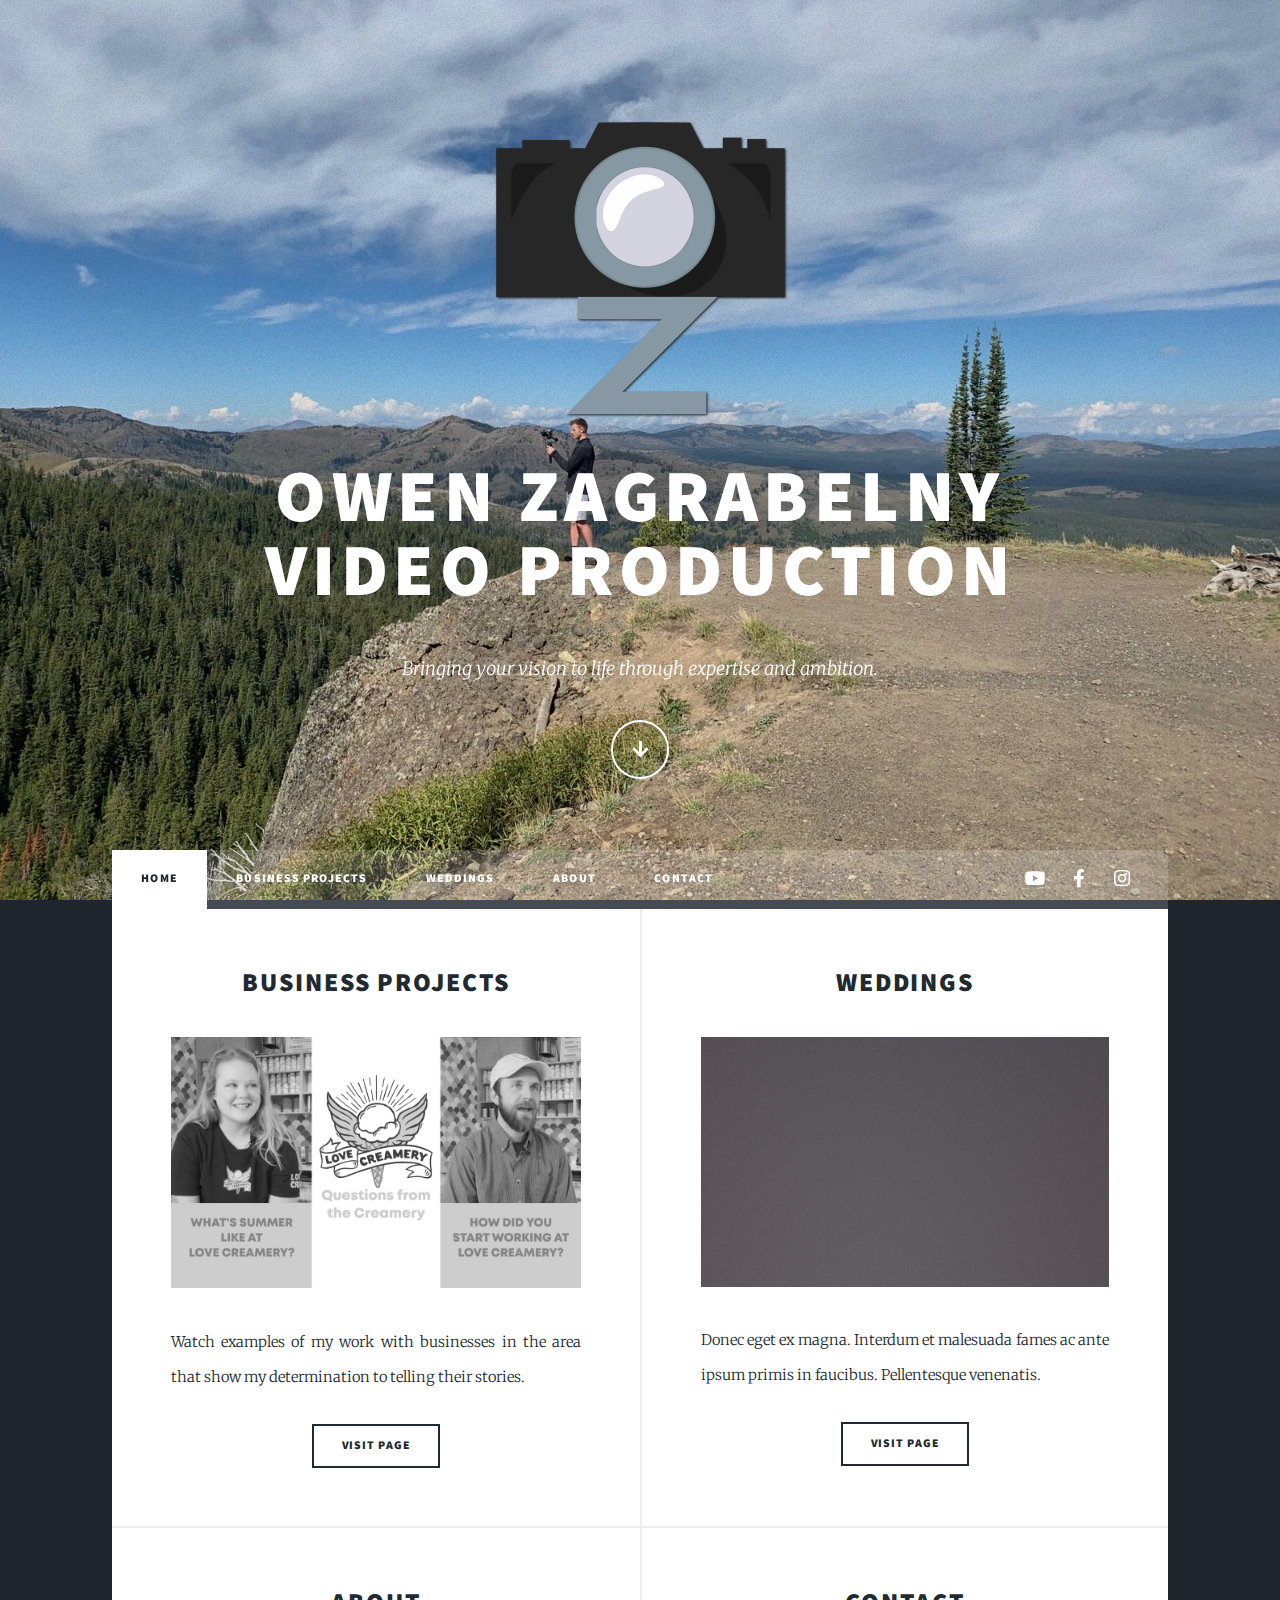
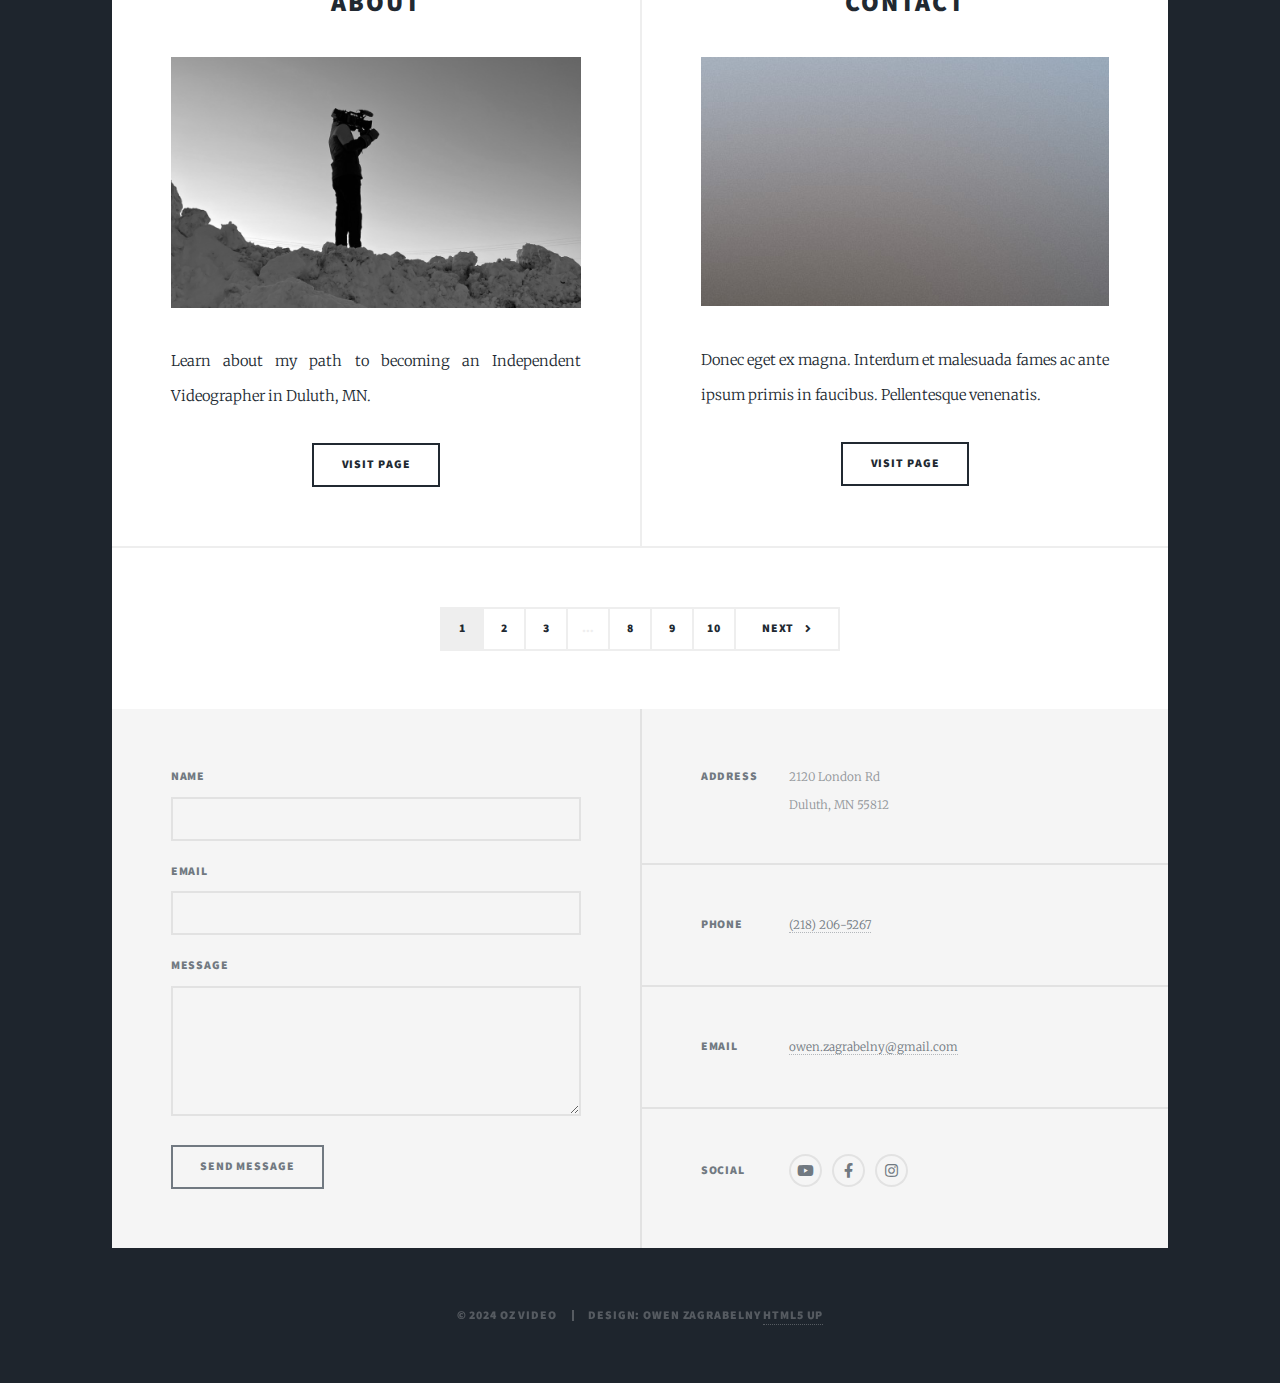
<file: index2.html>
<!DOCTYPE HTML>
<!--
	Massively by HTML5 UP
	html5up.net | @ajlkn
	Free for personal and commercial use under the CCA 3.0 license (html5up.net/license)
-->
<html>
	<head>
		<title>OZ Video | Commercial, Weddings, Event Coverage | Duluth MN Videography</title>
		<meta charset="utf-8" />
		<meta name="viewport" content="width=device-width, initial-scale=1, user-scalable=no" />
		<link rel="stylesheet" href="assets/css/main.css" />
		<noscript><link rel="stylesheet" href="assets/css/noscript.css" /></noscript>
	</head>
	<body class="is-preload">

		<!-- Wrapper -->
			<div id="wrapper" class="fade-in">

				<!-- Intro -->
					<div id="intro">
						<div id="logo">
							<img
								src="images/LOGO4.png"
								style="-webkit-filter: drop-shadow(1px 1px 1px #222); filter: drop-shadow(1px 1px 1px #222);"
								alt=""
							/>
						</div>
						<div id="site_title">
							Owen Zagrabelny<br />
							Video Production
						</div>
						<p>Bringing your vision to life through expertise and ambition.</p>
						<ul class="actions">
							<li><a href="#header" class="button icon solid solo fa-arrow-down scrolly">Continue</a></li>
						</ul>
					</div>

				<!-- Header -->
					<header id="header">
						<a href="index.html" class="logo">Owen Zagrabelny<br />Video Production</a>
					</header>

				<!-- Nav -->
					<nav id="nav">
						<ul class="links">
							<li class="active"><a href="index.html">Home</a></li>
							<li><a href="business.html">Business Projects</a></li>
							<li><a href="weddings.html">Weddings</a></li>
							<li><a href="about.html">About</a></li>
							<li><a href="contact.html">Contact</a></li>

						</ul>
						<ul class="icons">
							<li><a href="https://www.youtube.com/channel/UCyaoPab__Wdw8R77fG7SKnQ" class="icon brands fa-youtube"><span class="label">Youtube</span></a></li>
							<li><a href="#" class="icon brands fa-facebook-f"><span class="label">Facebook</span></a></li>
							<li><a href="#" class="icon brands fa-instagram"><span class="label">Instagram</span></a></li>
						</ul>
					</nav>

				<!-- Main -->
					<div id="main">

						<!-- Posts -->
							<section class="posts">
								<article>
									<header>
										<h2><a href="business.html">Business Projects</a></h2>
									</header>
									<a href="business.html" class="image fit"><img src="images/collage3.png" alt="" /></a>
									<p>Watch examples of my work with businesses in the area that show my determination to telling their stories.</p>
									<ul class="actions special">
										<li><a href="business.html" class="button">Visit Page</a></li>
									</ul>
								</article>
								<article>
									<header>
										<h2><a href="weddings.html">Weddings</a></h2>
									</header>
									<a href="weddings.html" class="image fit"><img src="images/pic04.jpg" alt="" /></a>
									<p>Donec eget ex magna. Interdum et malesuada fames ac ante ipsum primis in faucibus. Pellentesque venenatis.</p>
									<ul class="actions special">
										<li><a href="weddings.html" class="button">Visit Page</a></li>
									</ul>
								</article>
								<article>
									<header>
										<h2><a href="about.html">About</a></h2>
									</header>
									<a href="about.html" class="image fit"><img src="images/collage4.png" alt="" /></a>
									<p>Learn about my path to becoming an Independent Videographer in Duluth, MN.</p>
									<ul class="actions special">
										<li><a href="about.html" class="button">Visit Page</a></li>
									</ul>
								</article>
								<article>
									<header>
										<h2><a href="contact.html">Contact</a></h2>
									</header>
									<a href="contact.html" class="image fit"><img src="images/pic05.jpg" alt="" /></a>
									<p>Donec eget ex magna. Interdum et malesuada fames ac ante ipsum primis in faucibus. Pellentesque venenatis.</p>
									<ul class="actions special">
										<li><a href="contact.html" class="button">Visit Page</a></li>
									</ul>
								</article>
							</section>

						<!-- Footer -->
							<footer>
								<div class="pagination">
									<!--<a href="#" class="previous">Prev</a>-->
									<a href="#" class="page active">1</a>
									<a href="#" class="page">2</a>
									<a href="#" class="page">3</a>
									<span class="extra">&hellip;</span>
									<a href="#" class="page">8</a>
									<a href="#" class="page">9</a>
									<a href="#" class="page">10</a>
									<a href="#" class="next">Next</a>
								</div>
							</footer>

					</div>

				<!-- Footer -->
					<footer id="footer">
						<section>
							<form method="post" action="#">
								<div class="fields">
									<div class="field">
										<label for="name">Name</label>
										<input type="text" name="name" id="name" />
									</div>
									<div class="field">
										<label for="email">Email</label>
										<input type="text" name="email" id="email" />
									</div>
									<div class="field">
										<label for="message">Message</label>
										<textarea name="message" id="message" rows="3"></textarea>
									</div>
								</div>
								<ul class="actions">
									<li><input type="submit" value="Send Message" /></li>
								</ul>
							</form>
						</section>
						<section class="split contact">
							<section class="alt">
								<h3>Address</h3>
								<p>2120 London Rd<br />
								Duluth, MN 55812</p>
							</section>
							<section>
								<h3>Phone</h3>
								<p><a href="#">(218) 206-5267</a></p>
							</section>
							<section>
								<h3>Email</h3>
								<p><a href="#">owen.zagrabelny@gmail.com</a></p>
							</section>
							<section>
								<h3>Social</h3>
								<ul class="icons alt">
									<li><a href="https://www.youtube.com/channel/UCyaoPab__Wdw8R77fG7SKnQ" class="icon brands alt fa-youtube"><span class="label">Youtube</span></a></li>
									<li><a href="#" class="icon brands alt fa-facebook-f"><span class="label">Facebook</span></a></li>
									<li><a href="#" class="icon brands alt fa-instagram"><span class="label">Instagram</span></a></li>
								</ul>
							</section>
						</section>
					</footer>

				<!-- Copyright -->
					<div id="copyright">
						<ul><li>&copy; 2024 OZ Video</li><li>Design: Owen Zagrabelny <a href="https://html5up.net">HTML5 UP</a></li></ul>
					</div>

			</div>

		<!-- Scripts -->
			<script src="assets/js/jquery.min.js"></script>
			<script src="assets/js/jquery.scrollex.min.js"></script>
			<script src="assets/js/jquery.scrolly.min.js"></script>
			<script src="assets/js/browser.min.js"></script>
			<script src="assets/js/breakpoints.min.js"></script>
			<script src="assets/js/util.js"></script>
			<script src="assets/js/main.js"></script>

	</body>
</html>
</file>
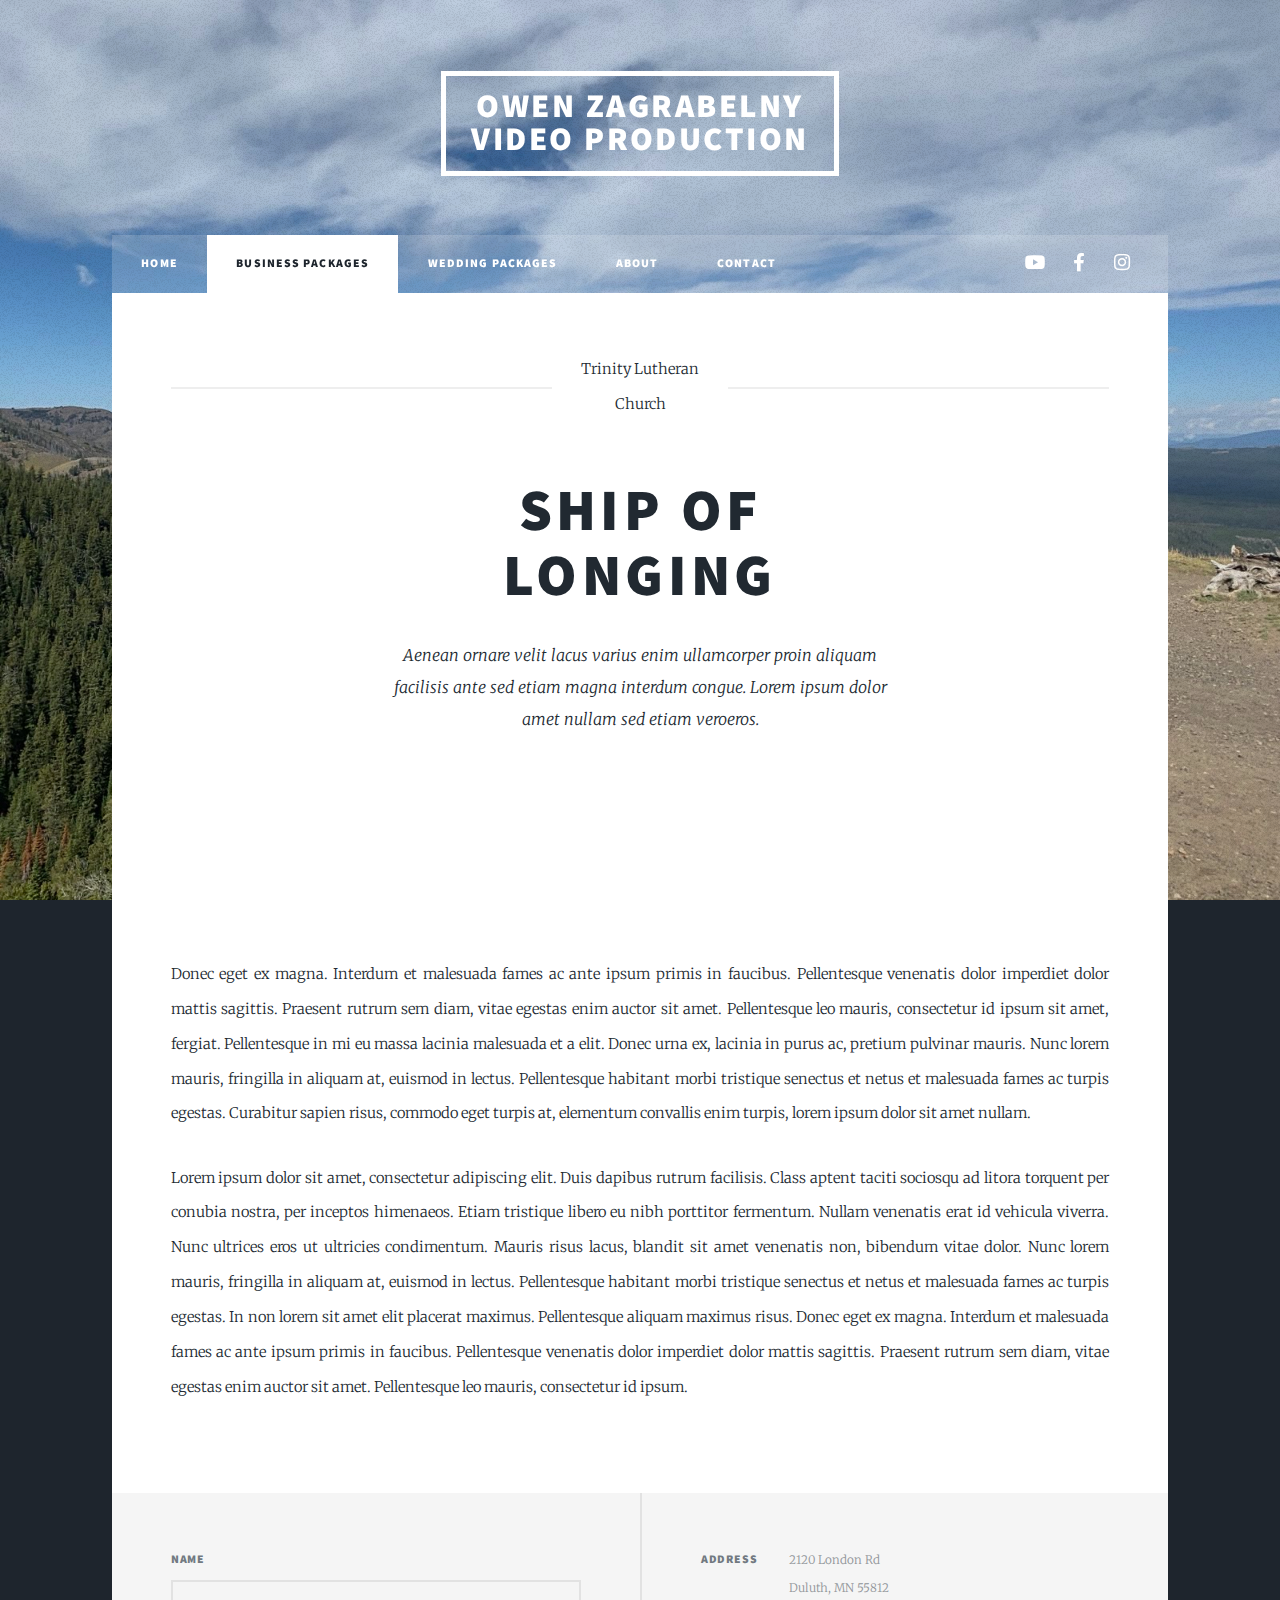
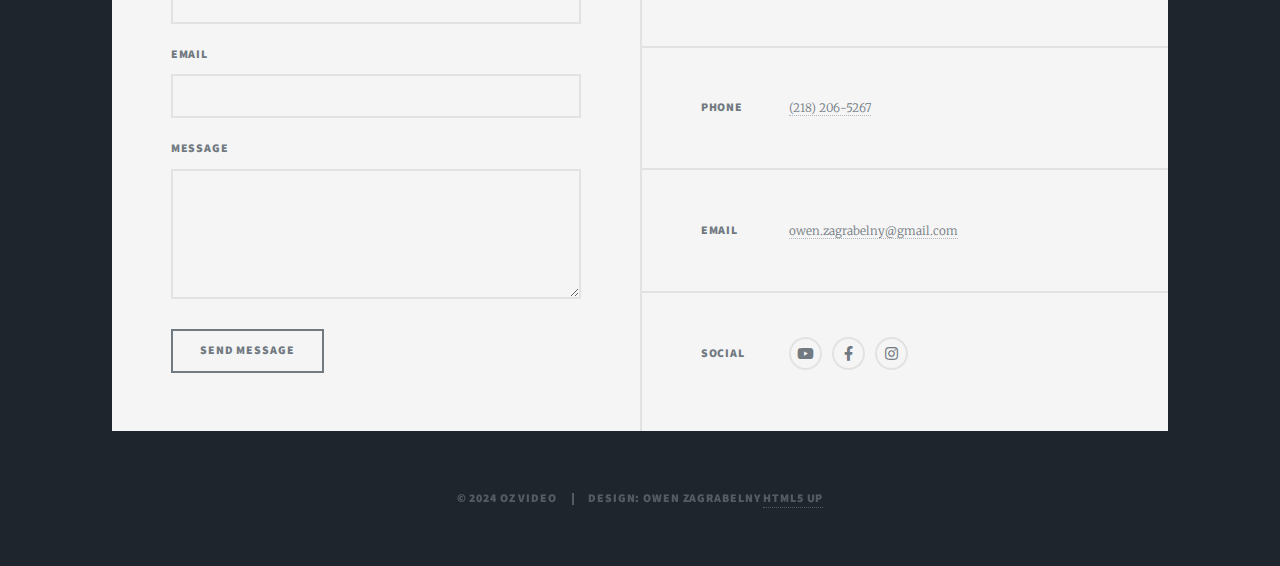
<file: post__ship_of_longing.html>
<!DOCTYPE HTML>
<!--
	Massively by HTML5 UP
	html5up.net | @ajlkn
	Free for personal and commercial use under the CCA 3.0 license (html5up.net/license)
-->
<html>
	<head>
		<title>Ship of Longing - OZ Video | Commercial, Weddings, Event Coverage | Duluth MN Videography</title>
		<meta charset="utf-8" />
		<meta name="viewport" content="width=device-width, initial-scale=1, user-scalable=no" />
		<link rel="stylesheet" href="assets/css/main.css" />
		<noscript><link rel="stylesheet" href="assets/css/noscript.css" /></noscript>
	</head>
	<body class="is-preload">

		<!-- Wrapper -->
			<div id="wrapper">

				<!-- Header -->
					<header id="header">
						<a href="index.html" class="logo">Owen Zagrabelny <br />Video Production</a>
					</header>

				<!-- Nav -->
					<nav id="nav">
						<ul class="links">
							<li><a href="index.html">Home</a></li>
							<li class="active"><a href="business.html">Business Packages</a></li>
							<li><a href="weddings.html">Wedding Packages</a></li>
							<li><a href="about.html">About</a></li>
							<li><a href="contact.html">Contact</a></li>

						</ul>
						<ul class="icons">
							<li><a href="#" class="icon brands fa-youtube"><span class="label">Youtube</span></a></li>
							<li><a href="#" class="icon brands fa-facebook-f"><span class="label">Facebook</span></a></li>
							<li><a href="#" class="icon brands fa-instagram"><span class="label">Instagram</span></a></li>
						</ul>
					</nav>

				<!-- Main -->
					<div id="main">

						<!-- Post -->
							<section class="post">
								<header class="major">
									<span class="date">Trinity Lutheran <br />Church</span>
									<h1>Ship of<br />
									Longing</h1>
									<p>Aenean ornare velit lacus varius enim ullamcorper proin aliquam<br />
									facilisis ante sed etiam magna interdum congue. Lorem ipsum dolor<br />
									amet nullam sed etiam veroeros.</p>
								</header>
								<div class="video-container">
									<center>
									<iframe
									src="https://www.youtube.com/embed/0mh3X8T5kOo"
									title="YouTube video player"
									frameborder="0"
									allowfullscreen>
									</iframe>
									</center>
								</div>
								<p>Donec eget ex magna. Interdum et malesuada fames ac ante ipsum primis in faucibus. Pellentesque venenatis dolor imperdiet dolor mattis sagittis. Praesent rutrum sem diam, vitae egestas enim auctor sit amet. Pellentesque leo mauris, consectetur id ipsum sit amet, fergiat. Pellentesque in mi eu massa lacinia malesuada et a elit. Donec urna ex, lacinia in purus ac, pretium pulvinar mauris. Nunc lorem mauris, fringilla in aliquam at, euismod in lectus. Pellentesque habitant morbi tristique senectus et netus et malesuada fames ac turpis egestas. Curabitur sapien risus, commodo eget turpis at, elementum convallis enim turpis, lorem ipsum dolor sit amet nullam.</p>
								<p>Lorem ipsum dolor sit amet, consectetur adipiscing elit. Duis dapibus rutrum facilisis. Class aptent taciti sociosqu ad litora torquent per conubia nostra, per inceptos himenaeos. Etiam tristique libero eu nibh porttitor fermentum. Nullam venenatis erat id vehicula viverra. Nunc ultrices eros ut ultricies condimentum. Mauris risus lacus, blandit sit amet venenatis non, bibendum vitae dolor. Nunc lorem mauris, fringilla in aliquam at, euismod in lectus. Pellentesque habitant morbi tristique senectus et netus et malesuada fames ac turpis egestas. In non lorem sit amet elit placerat maximus. Pellentesque aliquam maximus risus. Donec eget ex magna. Interdum et malesuada fames ac ante ipsum primis in faucibus. Pellentesque venenatis dolor imperdiet dolor mattis sagittis. Praesent rutrum sem diam, vitae egestas enim auctor sit amet. Pellentesque leo mauris, consectetur id ipsum.</p>
							</section>

					</div>

				<!-- Footer -->
					<footer id="footer">
						<section>
							<form method="post" action="#">
								<div class="fields">
									<div class="field">
										<label for="name">Name</label>
										<input type="text" name="name" id="name" />
									</div>
									<div class="field">
										<label for="email">Email</label>
										<input type="text" name="email" id="email" />
									</div>
									<div class="field">
										<label for="message">Message</label>
										<textarea name="message" id="message" rows="3"></textarea>
									</div>
								</div>
								<ul class="actions">
									<li><input type="submit" value="Send Message" /></li>
								</ul>
							</form>
						</section>
						<section class="split contact">
							<section class="alt">
								<h3>Address</h3>
								<p>2120 London Rd<br />
								Duluth, MN 55812</p>
							</section>
							<section>
								<h3>Phone</h3>
								<p><a href="#">(218) 206-5267</a></p>
							</section>
							<section>
								<h3>Email</h3>
								<p><a href="#">owen.zagrabelny@gmail.com</a></p>
							</section>
							<section>
								<h3>Social</h3>
								<ul class="icons alt">
									<li><a href="#" class="icon brands alt fa-youtube"><span class="label">Youtube</span></a></li>
									<li><a href="#" class="icon brands alt fa-facebook-f"><span class="label">Facebook</span></a></li>
									<li><a href="#" class="icon brands alt fa-instagram"><span class="label">Instagram</span></a></li>
								</ul>
							</section>
						</section>
					</footer>

				<!-- Copyright -->
					<div id="copyright">
						<ul><li>&copy; 2024 OZ Video</li><li>Design: Owen Zagrabelny <a href="https://html5up.net">HTML5 UP</a></li></ul>
					</div>

			</div>

		<!-- Scripts -->
			<script src="assets/js/jquery.min.js"></script>
			<script src="assets/js/jquery.scrollex.min.js"></script>
			<script src="assets/js/jquery.scrolly.min.js"></script>
			<script src="assets/js/browser.min.js"></script>
			<script src="assets/js/breakpoints.min.js"></script>
			<script src="assets/js/util.js"></script>
			<script src="assets/js/main.js"></script>

	</body>
</html>
</file>
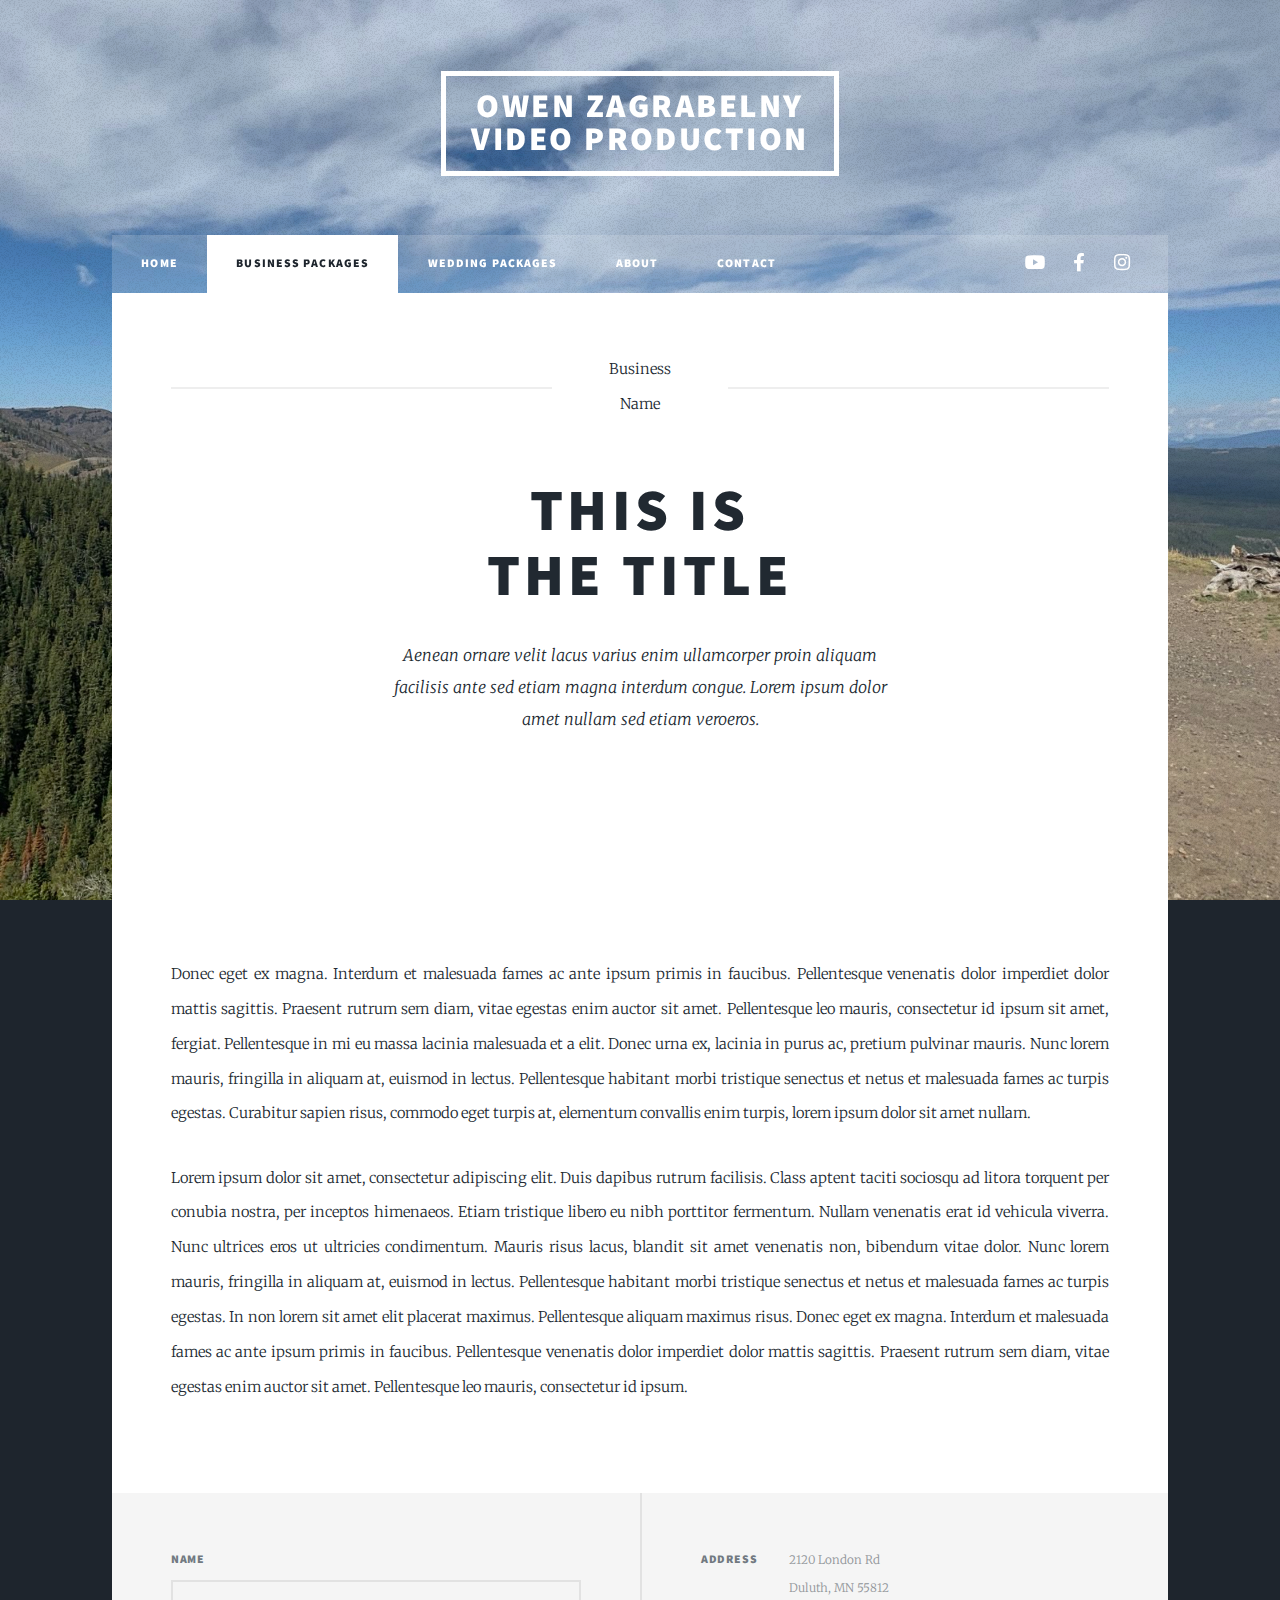
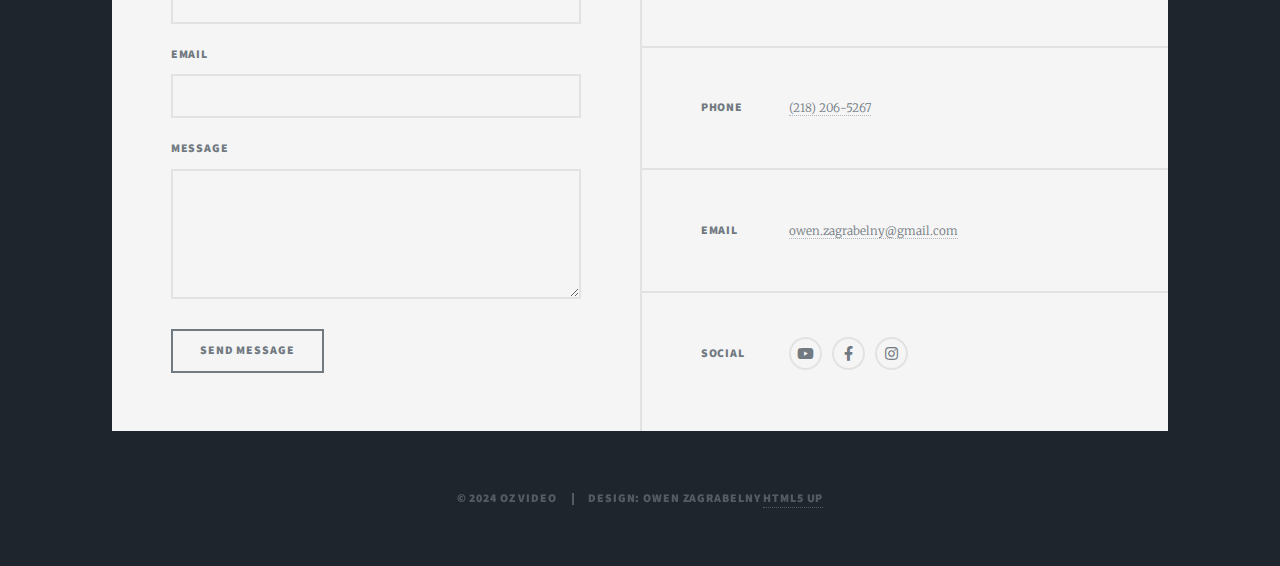
<file: TEMPLATE__business.html>
<!DOCTYPE HTML>
<!--
	Massively by HTML5 UP
	html5up.net | @ajlkn
	Free for personal and commercial use under the CCA 3.0 license (html5up.net/license)
-->
<html>
	<head>
		<title>TEMPLATE - OZ Video | Commercial, Weddings, Event Coverage | Duluth MN Videography</title>
		<meta charset="utf-8" />
		<meta name="viewport" content="width=device-width, initial-scale=1, user-scalable=no" />
		<link rel="stylesheet" href="assets/css/main.css" />
		<noscript><link rel="stylesheet" href="assets/css/noscript.css" /></noscript>
	</head>
	<body class="is-preload">

		<!-- Wrapper -->
			<div id="wrapper">

				<!-- Header -->
					<header id="header">
						<a href="index.html" class="logo">Owen Zagrabelny <br />Video Production</a>
					</header>

				<!-- Nav -->
					<nav id="nav">
						<ul class="links">
							<li><a href="index.html">Home</a></li>
							<li class="active"><a href="business.html">Business Packages</a></li>
							<li><a href="weddings.html">Wedding Packages</a></li>
							<li><a href="about.html">About</a></li>
							<li><a href="contact.html">Contact</a></li>

						</ul>
						<ul class="icons">
							<li><a href="#" class="icon brands fa-youtube"><span class="label">Youtube</span></a></li>
							<li><a href="#" class="icon brands fa-facebook-f"><span class="label">Facebook</span></a></li>
							<li><a href="#" class="icon brands fa-instagram"><span class="label">Instagram</span></a></li>
						</ul>
					</nav>

				<!-- Main -->
					<div id="main">

						<!-- Post -->
							<section class="post">
								<header class="major">
									<span class="date">Business<br />Name</span>
									<h1>This is<br />
									The Title</h1>
									<p>Aenean ornare velit lacus varius enim ullamcorper proin aliquam<br />
									facilisis ante sed etiam magna interdum congue. Lorem ipsum dolor<br />
									amet nullam sed etiam veroeros.</p>
								</header>
								<div class="video-container">
									<center>
									<iframe
									src="https://www.youtube.com/##.ytp-scroll-min.ytp-pause-overlay/	embed/k_rJ8-nzrEo?rel=0"
									title="YouTube video player"
									frameborder="0"
									allowfullscreen>
									</iframe>
									</center>
								</div>
								<p>Donec eget ex magna. Interdum et malesuada fames ac ante ipsum primis in faucibus. Pellentesque venenatis dolor imperdiet dolor mattis sagittis. Praesent rutrum sem diam, vitae egestas enim auctor sit amet. Pellentesque leo mauris, consectetur id ipsum sit amet, fergiat. Pellentesque in mi eu massa lacinia malesuada et a elit. Donec urna ex, lacinia in purus ac, pretium pulvinar mauris. Nunc lorem mauris, fringilla in aliquam at, euismod in lectus. Pellentesque habitant morbi tristique senectus et netus et malesuada fames ac turpis egestas. Curabitur sapien risus, commodo eget turpis at, elementum convallis enim turpis, lorem ipsum dolor sit amet nullam.</p>
								<p>Lorem ipsum dolor sit amet, consectetur adipiscing elit. Duis dapibus rutrum facilisis. Class aptent taciti sociosqu ad litora torquent per conubia nostra, per inceptos himenaeos. Etiam tristique libero eu nibh porttitor fermentum. Nullam venenatis erat id vehicula viverra. Nunc ultrices eros ut ultricies condimentum. Mauris risus lacus, blandit sit amet venenatis non, bibendum vitae dolor. Nunc lorem mauris, fringilla in aliquam at, euismod in lectus. Pellentesque habitant morbi tristique senectus et netus et malesuada fames ac turpis egestas. In non lorem sit amet elit placerat maximus. Pellentesque aliquam maximus risus. Donec eget ex magna. Interdum et malesuada fames ac ante ipsum primis in faucibus. Pellentesque venenatis dolor imperdiet dolor mattis sagittis. Praesent rutrum sem diam, vitae egestas enim auctor sit amet. Pellentesque leo mauris, consectetur id ipsum.</p>
							</section>

					</div>

				<!-- Footer -->
					<footer id="footer">
						<section>
							<form method="post" action="#">
								<div class="fields">
									<div class="field">
										<label for="name">Name</label>
										<input type="text" name="name" id="name" />
									</div>
									<div class="field">
										<label for="email">Email</label>
										<input type="text" name="email" id="email" />
									</div>
									<div class="field">
										<label for="message">Message</label>
										<textarea name="message" id="message" rows="3"></textarea>
									</div>
								</div>
								<ul class="actions">
									<li><input type="submit" value="Send Message" /></li>
								</ul>
							</form>
						</section>
						<section class="split contact">
							<section class="alt">
								<h3>Address</h3>
								<p>2120 London Rd<br />
								Duluth, MN 55812</p>
							</section>
							<section>
								<h3>Phone</h3>
								<p><a href="#">(218) 206-5267</a></p>
							</section>
							<section>
								<h3>Email</h3>
								<p><a href="#">owen.zagrabelny@gmail.com</a></p>
							</section>
							<section>
								<h3>Social</h3>
								<ul class="icons alt">
									<li><a href="#" class="icon brands alt fa-youtube"><span class="label">Youtube</span></a></li>
									<li><a href="#" class="icon brands alt fa-facebook-f"><span class="label">Facebook</span></a></li>
									<li><a href="#" class="icon brands alt fa-instagram"><span class="label">Instagram</span></a></li>
								</ul>
							</section>
						</section>
					</footer>

				<!-- Copyright -->
					<div id="copyright">
						<ul><li>&copy; 2024 OZ Video</li><li>Design: Owen Zagrabelny <a href="https://html5up.net">HTML5 UP</a></li></ul>
					</div>

			</div>

		<!-- Scripts -->
			<script src="assets/js/jquery.min.js"></script>
			<script src="assets/js/jquery.scrollex.min.js"></script>
			<script src="assets/js/jquery.scrolly.min.js"></script>
			<script src="assets/js/browser.min.js"></script>
			<script src="assets/js/breakpoints.min.js"></script>
			<script src="assets/js/util.js"></script>
			<script src="assets/js/main.js"></script>

	</body>
</html>
</file>
<file: attic/style.css>
* {
        font-family: Verdana, sans-serif;
    }
    #box1{
        background-color: white;
        text-align: center;
        width: 100%;
        padding: 2px 20px 20px;
        position: fixed;
        left: 0px;
        top: 0px;
        box-shadow: 3px 3px 15px black;
    }

    #footer{
        background-color: white;
        text-align: center;
    }
    head{
        margin: 0px;
    }
    h1{
        text-shadow: 0px 0px 50px black;
    }
</file>
<file: GALLERIES/BROMAN/assets/css/noscript.css>
/*
	Multiverse by HTML5 UP
	html5up.net | @ajlkn
	Free for personal and commercial use under the CCA 3.0 license (html5up.net/license)
*/

/* Wrapper */

	body.is-preload #wrapper:before {
		display: none;
	}

/* Main */

	body.is-preload #main .thumb {
		pointer-events: auto;
		opacity: 1;
	}

/* Header */

	body.is-preload #header {
		-moz-transform: none;
		-webkit-transform: none;
		-ms-transform: none;
		transform: none;
	}
</file>
<file: assets/css/main.css>
@import url(fontawesome-all.min.css);
@import url("https://fonts.googleapis.com/css?family=Merriweather:300,700,300italic,700italic|Source+Sans+Pro:900");

/*
	Massively by HTML5 UP
	html5up.net | @ajlkn
	Free for personal and commercial use under the CCA 3.0 license (html5up.net/license)
*/

html, body, div, span, applet, object,
iframe, h1, h2, h3, h4, h5, h6, p, blockquote,
pre, a, abbr, acronym, address, big, cite,
code, del, dfn, em, img, ins, kbd, q, s, samp,
small, strike, strong, sub, sup, tt, var, b,
u, i, center, dl, dt, dd, ol, ul, li, fieldset,
form, label, legend, table, caption, tbody,
tfoot, thead, tr, th, td, article, aside,
canvas, details, embed, figure, figcaption,
footer, header, hgroup, menu, nav, output, ruby,
section, summary, time, mark, audio, video {
	margin: 0;
	padding: 0;
	border: 0;
	font-size: 100%;
	font: inherit;
	vertical-align: baseline;}

article, aside, details, figcaption, figure,
footer, header, hgroup, menu, nav, section {
	display: block;}

body {
	line-height: 1;
}

ol, ul {
	list-style: none;
}

blockquote, q {
	quotes: none;
}

	blockquote:before, blockquote:after, q:before, q:after {
		content: '';
		content: none;
	}

table {
	border-collapse: collapse;
	border-spacing: 0;
}

body {
	-webkit-text-size-adjust: none;
}

mark {
	background-color: transparent;
	color: inherit;
}

input::-moz-focus-inner {
	border: 0;
	padding: 0;
}

input, select, textarea {
	-moz-appearance: none;
	-webkit-appearance: none;
	-ms-appearance: none;
	appearance: none;
}

/* Basic */

	@-ms-viewport {
		width: device-width;
	}

	body {
		-ms-overflow-style: scrollbar;
	}

	@media screen and (max-width: 480px) {

		html, body {
			min-width: 320px;
		}

	}

	html {
		box-sizing: border-box;
	}

	*, *:before, *:after {
		box-sizing: inherit;
	}

	body {
		background-color: #1e252d;
	}

		body.is-preload *, body.is-preload *:before, body.is-preload *:after {
			-moz-animation: none !important;
			-webkit-animation: none !important;
			-ms-animation: none !important;
			animation: none !important;
			-moz-transition: none !important;
			-webkit-transition: none !important;
			-ms-transition: none !important;
			transition: none !important;
		}

/* Type */

	html {
		font-size: 16pt;
	}

		@media screen and (max-width: 1680px) {

			html {
				font-size: 12pt;
			}

		}

		@media screen and (max-width: 1280px) {

			html {
				font-size: 11pt;
			}

		}

		@media screen and (max-width: 360px) {

			html {
				font-size: 10pt;
			}

		}

	body {
		color: #212931;
	}

	body, input, select, textarea {
		font-family: "Merriweather", Georgia, serif;
		font-weight: 300;
		font-size: 1rem;
		line-height: 2.375;
	}

	a {
		-moz-transition: color 0.2s ease-in-out, background-color 0.2s ease-in-out, border-color 0.2s ease-in-out, box-shadow 0.2s ease-in-out;
		-webkit-transition: color 0.2s ease-in-out, background-color 0.2s ease-in-out, border-color 0.2s ease-in-out, box-shadow 0.2s ease-in-out;
		-ms-transition: color 0.2s ease-in-out, background-color 0.2s ease-in-out, border-color 0.2s ease-in-out, box-shadow 0.2s ease-in-out;
		transition: color 0.2s ease-in-out, background-color 0.2s ease-in-out, border-color 0.2s ease-in-out, box-shadow 0.2s ease-in-out;
		border-bottom: dotted 1px;
		text-decoration: none;
	}

		a:hover {
			border-bottom-color: transparent;
		}

	strong, b {
		font-weight: 600;
	}

	em, i {
		font-style: italic;
	}

	p {
		text-align: justify;
		margin: 0 0 2rem 0;
	}

	h1, h2, h3, h4, h5, h6, div#site_title {
		font-family: "Source Sans Pro", Helvetica, sans-serif;
		font-weight: 900;
		line-height: 1.5;
		letter-spacing: 0.075em;
		text-transform: uppercase;
		margin: 0 0 1rem 0;
	}

		h1 a, h2 a, h3 a, h4 a, h5 a, h6 a {
			border-bottom: 0;
			color: inherit;
			text-decoration: none;
		}

	h1 {
		font-size: 4rem;
		line-height: 1.1;
		margin: 0 0 2rem 0;
	}

	h2 {
		font-size: 1.75rem;
		line-height: 1.3;
		margin: 0 0 1.5rem 0;
	}

	h3 {
		font-size: 1.25rem;
		margin: 0 0 1.5rem 0;
	}

	h4 {
		font-size: 1rem;
	}

	h5 {
		font-size: 0.9rem;
	}

	h6 {
		font-size: 0.8rem;
	}

	sub {
		font-size: 0.8rem;
		position: relative;
		top: 0.5rem;
	}

	sup {
		font-size: 0.8rem;
		position: relative;
		top: -0.5rem;
	}

	blockquote {
		border-left: solid 4px;
		font-style: italic;
		margin: 0 0 2rem 0;
		padding: 0.5rem 0 0.5rem 2rem;
	}

	code {
		border: solid 2px;
		font-family: "Courier New", monospace;
		font-size: 0.9rem;
		margin: 0 0.25rem;
		padding: 0.25rem 0.65rem;
	}

	pre {
		-webkit-overflow-scrolling: touch;
		font-family: "Courier New", monospace;
		font-size: 0.9rem;
		margin: 0 0 2rem 0;
	}

		pre code {
			display: block;
			line-height: 1.75;
			padding: 1rem 1.5rem;
			overflow-x: auto;
		}

	hr {
		border: 0;
		border-bottom: solid 2px;
		margin: 3rem 0;
	}

		hr.major {
			margin: 5rem 0;
		}

	.align-left {
		text-align: left;
	}

	.align-center {
		text-align: center;
	}

	.align-right {
		text-align: right;
	}

	input, select, textarea {
		color: #212931;
	}

	a {
		color: #212931;
		border-bottom-color: rgba(33, 41, 49, 0.5);
	}

		a:hover {
			border-bottom-color: transparent;
			color: #8698a3 !important;
		}

	strong, b {
		color: #212931;
	}

	h1, h2, h3, h4, h5, h6 {
		color: #212931;
	}

	blockquote {
		border-left-color: #eeeeee;
	}

	code {
		background: rgba(220, 220, 220, 0.25);
		border-color: #eeeeee;
	}

	hr {
		border-bottom-color: #eeeeee;
	}

/* Row */

	.row {
		display: flex;
		flex-wrap: wrap;
		box-sizing: border-box;
		align-items: stretch;
	}

		.row > * {
			box-sizing: border-box;
		}

		.row.gtr-uniform > * > :last-child {
			margin-bottom: 0;
		}

		.row.aln-left {
			justify-content: flex-start;
		}

		.row.aln-center {
			justify-content: center;
		}

		.row.aln-right {
			justify-content: flex-end;
		}

		.row.aln-top {
			align-items: flex-start;
		}

		.row.aln-middle {
			align-items: center;
		}

		.row.aln-bottom {
			align-items: flex-end;
		}

		.row > .imp {
			order: -1;
		}

		.row > .col-1 {
			width: 8.33333%;
		}

		.row > .off-1 {
			margin-left: 8.33333%;
		}

		.row > .col-2 {
			width: 16.66667%;
		}

		.row > .off-2 {
			margin-left: 16.66667%;
		}

		.row > .col-3 {
			width: 25%;
		}

		.row > .off-3 {
			margin-left: 25%;
		}

		.row > .col-4 {
			width: 33.33333%;
		}

		.row > .off-4 {
			margin-left: 33.33333%;
		}

		.row > .col-5 {
			width: 41.66667%;
		}

		.row > .off-5 {
			margin-left: 41.66667%;
		}

		.row > .col-6 {
			width: 50%;
		}

		.row > .off-6 {
			margin-left: 50%;
		}

		.row > .col-7 {
			width: 58.33333%;
		}

		.row > .off-7 {
			margin-left: 58.33333%;
		}

		.row > .col-8 {
			width: 66.66667%;
		}

		.row > .off-8 {
			margin-left: 66.66667%;
		}

		.row > .col-9 {
			width: 75%;
		}

		.row > .off-9 {
			margin-left: 75%;
		}

		.row > .col-10 {
			width: 83.33333%;
		}

		.row > .off-10 {
			margin-left: 83.33333%;
		}

		.row > .col-11 {
			width: 91.66667%;
		}

		.row > .off-11 {
			margin-left: 91.66667%;
		}

		.row > .col-12 {
			width: 100%;
		}

		.row > .off-12 {
			margin-left: 100%;
		}

		.row.gtr-0 {
			margin-top: 0;
			margin-left: 0rem;
		}

			.row.gtr-0 > * {
				padding: 0 0 0 0rem;
			}

			.row.gtr-0.gtr-uniform {
				margin-top: 0rem;
			}

				.row.gtr-0.gtr-uniform > * {
					padding-top: 0rem;
				}

		.row.gtr-25 {
			margin-top: 0;
			margin-left: -0.375rem;
		}

			.row.gtr-25 > * {
				padding: 0 0 0 0.375rem;
			}

			.row.gtr-25.gtr-uniform {
				margin-top: -0.375rem;
			}

				.row.gtr-25.gtr-uniform > * {
					padding-top: 0.375rem;
				}

		.row.gtr-50 {
			margin-top: 0;
			margin-left: -0.75rem;
		}

			.row.gtr-50 > * {
				padding: 0 0 0 0.75rem;
			}

			.row.gtr-50.gtr-uniform {
				margin-top: -0.75rem;
			}

				.row.gtr-50.gtr-uniform > * {
					padding-top: 0.75rem;
				}

		.row {
			margin-top: 0;
			margin-left: -1.5rem;
		}

			.row > * {
				padding: 0 0 0 1.5rem;
			}

			.row.gtr-uniform {
				margin-top: -1.5rem;
			}

				.row.gtr-uniform > * {
					padding-top: 1.5rem;
				}

		.row.gtr-150 {
			margin-top: 0;
			margin-left: -2.25rem;
		}

			.row.gtr-150 > * {
				padding: 0 0 0 2.25rem;
			}

			.row.gtr-150.gtr-uniform {
				margin-top: -2.25rem;
			}

				.row.gtr-150.gtr-uniform > * {
					padding-top: 2.25rem;
				}

		.row.gtr-200 {
			margin-top: 0;
			margin-left: -3rem;
		}

			.row.gtr-200 > * {
				padding: 0 0 0 3rem;
			}

			.row.gtr-200.gtr-uniform {
				margin-top: -3rem;
			}

				.row.gtr-200.gtr-uniform > * {
					padding-top: 3rem;
				}

		@media screen and (max-width: 1680px) {

			.row {
				display: flex;
				flex-wrap: wrap;
				box-sizing: border-box;
				align-items: stretch;
			}

				.row > * {
					box-sizing: border-box;
				}

				.row.gtr-uniform > * > :last-child {
					margin-bottom: 0;
				}

				.row.aln-left {
					justify-content: flex-start;
				}

				.row.aln-center {
					justify-content: center;
				}

				.row.aln-right {
					justify-content: flex-end;
				}

				.row.aln-top {
					align-items: flex-start;
				}

				.row.aln-middle {
					align-items: center;
				}

				.row.aln-bottom {
					align-items: flex-end;
				}

				.row > .imp-xlarge {
					order: -1;
				}

				.row > .col-1-xlarge {
					width: 8.33333%;
				}

				.row > .off-1-xlarge {
					margin-left: 8.33333%;
				}

				.row > .col-2-xlarge {
					width: 16.66667%;
				}

				.row > .off-2-xlarge {
					margin-left: 16.66667%;
				}

				.row > .col-3-xlarge {
					width: 25%;
				}

				.row > .off-3-xlarge {
					margin-left: 25%;
				}

				.row > .col-4-xlarge {
					width: 33.33333%;
				}

				.row > .off-4-xlarge {
					margin-left: 33.33333%;
				}

				.row > .col-5-xlarge {
					width: 41.66667%;
				}

				.row > .off-5-xlarge {
					margin-left: 41.66667%;
				}

				.row > .col-6-xlarge {
					width: 50%;
				}

				.row > .off-6-xlarge {
					margin-left: 50%;
				}

				.row > .col-7-xlarge {
					width: 58.33333%;
				}

				.row > .off-7-xlarge {
					margin-left: 58.33333%;
				}

				.row > .col-8-xlarge {
					width: 66.66667%;
				}

				.row > .off-8-xlarge {
					margin-left: 66.66667%;
				}

				.row > .col-9-xlarge {
					width: 75%;
				}

				.row > .off-9-xlarge {
					margin-left: 75%;
				}

				.row > .col-10-xlarge {
					width: 83.33333%;
				}

				.row > .off-10-xlarge {
					margin-left: 83.33333%;
				}

				.row > .col-11-xlarge {
					width: 91.66667%;
				}

				.row > .off-11-xlarge {
					margin-left: 91.66667%;
				}

				.row > .col-12-xlarge {
					width: 100%;
				}

				.row > .off-12-xlarge {
					margin-left: 100%;
				}

				.row.gtr-0 {
					margin-top: 0;
					margin-left: 0rem;
				}

					.row.gtr-0 > * {
						padding: 0 0 0 0rem;
					}

					.row.gtr-0.gtr-uniform {
						margin-top: 0rem;
					}

						.row.gtr-0.gtr-uniform > * {
							padding-top: 0rem;
						}

				.row.gtr-25 {
					margin-top: 0;
					margin-left: -0.375rem;
				}

					.row.gtr-25 > * {
						padding: 0 0 0 0.375rem;
					}

					.row.gtr-25.gtr-uniform {
						margin-top: -0.375rem;
					}

						.row.gtr-25.gtr-uniform > * {
							padding-top: 0.375rem;
						}

				.row.gtr-50 {
					margin-top: 0;
					margin-left: -0.75rem;
				}

					.row.gtr-50 > * {
						padding: 0 0 0 0.75rem;
					}

					.row.gtr-50.gtr-uniform {
						margin-top: -0.75rem;
					}

						.row.gtr-50.gtr-uniform > * {
							padding-top: 0.75rem;
						}

				.row {
					margin-top: 0;
					margin-left: -1.5rem;
				}

					.row > * {
						padding: 0 0 0 1.5rem;
					}

					.row.gtr-uniform {
						margin-top: -1.5rem;
					}

						.row.gtr-uniform > * {
							padding-top: 1.5rem;
						}

				.row.gtr-150 {
					margin-top: 0;
					margin-left: -2.25rem;
				}

					.row.gtr-150 > * {
						padding: 0 0 0 2.25rem;
					}

					.row.gtr-150.gtr-uniform {
						margin-top: -2.25rem;
					}

						.row.gtr-150.gtr-uniform > * {
							padding-top: 2.25rem;
						}

				.row.gtr-200 {
					margin-top: 0;
					margin-left: -3rem;
				}

					.row.gtr-200 > * {
						padding: 0 0 0 3rem;
					}

					.row.gtr-200.gtr-uniform {
						margin-top: -3rem;
					}

						.row.gtr-200.gtr-uniform > * {
							padding-top: 3rem;
						}

		}

		@media screen and (max-width: 1280px) {

			.row {
				display: flex;
				flex-wrap: wrap;
				box-sizing: border-box;
				align-items: stretch;
			}

				.row > * {
					box-sizing: border-box;
				}

				.row.gtr-uniform > * > :last-child {
					margin-bottom: 0;
				}

				.row.aln-left {
					justify-content: flex-start;
				}

				.row.aln-center {
					justify-content: center;
				}

				.row.aln-right {
					justify-content: flex-end;
				}

				.row.aln-top {
					align-items: flex-start;
				}

				.row.aln-middle {
					align-items: center;
				}

				.row.aln-bottom {
					align-items: flex-end;
				}

				.row > .imp-large {
					order: -1;
				}

				.row > .col-1-large {
					width: 8.33333%;
				}

				.row > .off-1-large {
					margin-left: 8.33333%;
				}

				.row > .col-2-large {
					width: 16.66667%;
				}

				.row > .off-2-large {
					margin-left: 16.66667%;
				}

				.row > .col-3-large {
					width: 25%;
				}

				.row > .off-3-large {
					margin-left: 25%;
				}

				.row > .col-4-large {
					width: 33.33333%;
				}

				.row > .off-4-large {
					margin-left: 33.33333%;
				}

				.row > .col-5-large {
					width: 41.66667%;
				}

				.row > .off-5-large {
					margin-left: 41.66667%;
				}

				.row > .col-6-large {
					width: 50%;
				}

				.row > .off-6-large {
					margin-left: 50%;
				}

				.row > .col-7-large {
					width: 58.33333%;
				}

				.row > .off-7-large {
					margin-left: 58.33333%;
				}

				.row > .col-8-large {
					width: 66.66667%;
				}

				.row > .off-8-large {
					margin-left: 66.66667%;
				}

				.row > .col-9-large {
					width: 75%;
				}

				.row > .off-9-large {
					margin-left: 75%;
				}

				.row > .col-10-large {
					width: 83.33333%;
				}

				.row > .off-10-large {
					margin-left: 83.33333%;
				}

				.row > .col-11-large {
					width: 91.66667%;
				}

				.row > .off-11-large {
					margin-left: 91.66667%;
				}

				.row > .col-12-large {
					width: 100%;
				}

				.row > .off-12-large {
					margin-left: 100%;
				}

				.row.gtr-0 {
					margin-top: 0;
					margin-left: 0rem;
				}

					.row.gtr-0 > * {
						padding: 0 0 0 0rem;
					}

					.row.gtr-0.gtr-uniform {
						margin-top: 0rem;
					}

						.row.gtr-0.gtr-uniform > * {
							padding-top: 0rem;
						}

				.row.gtr-25 {
					margin-top: 0;
					margin-left: -0.375rem;
				}

					.row.gtr-25 > * {
						padding: 0 0 0 0.375rem;
					}

					.row.gtr-25.gtr-uniform {
						margin-top: -0.375rem;
					}

						.row.gtr-25.gtr-uniform > * {
							padding-top: 0.375rem;
						}

				.row.gtr-50 {
					margin-top: 0;
					margin-left: -0.75rem;
				}

					.row.gtr-50 > * {
						padding: 0 0 0 0.75rem;
					}

					.row.gtr-50.gtr-uniform {
						margin-top: -0.75rem;
					}

						.row.gtr-50.gtr-uniform > * {
							padding-top: 0.75rem;
						}

				.row {
					margin-top: 0;
					margin-left: -1.5rem;
				}

					.row > * {
						padding: 0 0 0 1.5rem;
					}

					.row.gtr-uniform {
						margin-top: -1.5rem;
					}

						.row.gtr-uniform > * {
							padding-top: 1.5rem;
						}

				.row.gtr-150 {
					margin-top: 0;
					margin-left: -2.25rem;
				}

					.row.gtr-150 > * {
						padding: 0 0 0 2.25rem;
					}

					.row.gtr-150.gtr-uniform {
						margin-top: -2.25rem;
					}

						.row.gtr-150.gtr-uniform > * {
							padding-top: 2.25rem;
						}

				.row.gtr-200 {
					margin-top: 0;
					margin-left: -3rem;
				}

					.row.gtr-200 > * {
						padding: 0 0 0 3rem;
					}

					.row.gtr-200.gtr-uniform {
						margin-top: -3rem;
					}

						.row.gtr-200.gtr-uniform > * {
							padding-top: 3rem;
						}

		}

		@media screen and (max-width: 980px) {

			.row {
				display: flex;
				flex-wrap: wrap;
				box-sizing: border-box;
				align-items: stretch;
			}

				.row > * {
					box-sizing: border-box;
				}

				.row.gtr-uniform > * > :last-child {
					margin-bottom: 0;
				}

				.row.aln-left {
					justify-content: flex-start;
				}

				.row.aln-center {
					justify-content: center;
				}

				.row.aln-right {
					justify-content: flex-end;
				}

				.row.aln-top {
					align-items: flex-start;
				}

				.row.aln-middle {
					align-items: center;
				}

				.row.aln-bottom {
					align-items: flex-end;
				}

				.row > .imp-medium {
					order: -1;
				}

				.row > .col-1-medium {
					width: 8.33333%;
				}

				.row > .off-1-medium {
					margin-left: 8.33333%;
				}

				.row > .col-2-medium {
					width: 16.66667%;
				}

				.row > .off-2-medium {
					margin-left: 16.66667%;
				}

				.row > .col-3-medium {
					width: 25%;
				}

				.row > .off-3-medium {
					margin-left: 25%;
				}

				.row > .col-4-medium {
					width: 33.33333%;
				}

				.row > .off-4-medium {
					margin-left: 33.33333%;
				}

				.row > .col-5-medium {
					width: 41.66667%;
				}

				.row > .off-5-medium {
					margin-left: 41.66667%;
				}

				.row > .col-6-medium {
					width: 50%;
				}

				.row > .off-6-medium {
					margin-left: 50%;
				}

				.row > .col-7-medium {
					width: 58.33333%;
				}

				.row > .off-7-medium {
					margin-left: 58.33333%;
				}

				.row > .col-8-medium {
					width: 66.66667%;
				}

				.row > .off-8-medium {
					margin-left: 66.66667%;
				}

				.row > .col-9-medium {
					width: 75%;
				}

				.row > .off-9-medium {
					margin-left: 75%;
				}

				.row > .col-10-medium {
					width: 83.33333%;
				}

				.row > .off-10-medium {
					margin-left: 83.33333%;
				}

				.row > .col-11-medium {
					width: 91.66667%;
				}

				.row > .off-11-medium {
					margin-left: 91.66667%;
				}

				.row > .col-12-medium {
					width: 100%;
				}

				.row > .off-12-medium {
					margin-left: 100%;
				}

				.row.gtr-0 {
					margin-top: 0;
					margin-left: 0rem;
				}

					.row.gtr-0 > * {
						padding: 0 0 0 0rem;
					}

					.row.gtr-0.gtr-uniform {
						margin-top: 0rem;
					}

						.row.gtr-0.gtr-uniform > * {
							padding-top: 0rem;
						}

				.row.gtr-25 {
					margin-top: 0;
					margin-left: -0.375rem;
				}

					.row.gtr-25 > * {
						padding: 0 0 0 0.375rem;
					}

					.row.gtr-25.gtr-uniform {
						margin-top: -0.375rem;
					}

						.row.gtr-25.gtr-uniform > * {
							padding-top: 0.375rem;
						}

				.row.gtr-50 {
					margin-top: 0;
					margin-left: -0.75rem;
				}

					.row.gtr-50 > * {
						padding: 0 0 0 0.75rem;
					}

					.row.gtr-50.gtr-uniform {
						margin-top: -0.75rem;
					}

						.row.gtr-50.gtr-uniform > * {
							padding-top: 0.75rem;
						}

				.row {
					margin-top: 0;
					margin-left: -1.5rem;
				}

					.row > * {
						padding: 0 0 0 1.5rem;
					}

					.row.gtr-uniform {
						margin-top: -1.5rem;
					}

						.row.gtr-uniform > * {
							padding-top: 1.5rem;
						}

				.row.gtr-150 {
					margin-top: 0;
					margin-left: -2.25rem;
				}

					.row.gtr-150 > * {
						padding: 0 0 0 2.25rem;
					}

					.row.gtr-150.gtr-uniform {
						margin-top: -2.25rem;
					}

						.row.gtr-150.gtr-uniform > * {
							padding-top: 2.25rem;
						}

				.row.gtr-200 {
					margin-top: 0;
					margin-left: -3rem;
				}

					.row.gtr-200 > * {
						padding: 0 0 0 3rem;
					}

					.row.gtr-200.gtr-uniform {
						margin-top: -3rem;
					}

						.row.gtr-200.gtr-uniform > * {
							padding-top: 3rem;
						}

		}

		@media screen and (max-width: 736px) {

			.row {
				display: flex;
				flex-wrap: wrap;
				box-sizing: border-box;
				align-items: stretch;
			}

				.row > * {
					box-sizing: border-box;
				}

				.row.gtr-uniform > * > :last-child {
					margin-bottom: 0;
				}

				.row.aln-left {
					justify-content: flex-start;
				}

				.row.aln-center {
					justify-content: center;
				}

				.row.aln-right {
					justify-content: flex-end;
				}

				.row.aln-top {
					align-items: flex-start;
				}

				.row.aln-middle {
					align-items: center;
				}

				.row.aln-bottom {
					align-items: flex-end;
				}

				.row > .imp-small {
					order: -1;
				}

				.row > .col-1-small {
					width: 8.33333%;
				}

				.row > .off-1-small {
					margin-left: 8.33333%;
				}

				.row > .col-2-small {
					width: 16.66667%;
				}

				.row > .off-2-small {
					margin-left: 16.66667%;
				}

				.row > .col-3-small {
					width: 25%;
				}

				.row > .off-3-small {
					margin-left: 25%;
				}

				.row > .col-4-small {
					width: 33.33333%;
				}

				.row > .off-4-small {
					margin-left: 33.33333%;
				}

				.row > .col-5-small {
					width: 41.66667%;
				}

				.row > .off-5-small {
					margin-left: 41.66667%;
				}

				.row > .col-6-small {
					width: 50%;
				}

				.row > .off-6-small {
					margin-left: 50%;
				}

				.row > .col-7-small {
					width: 58.33333%;
				}

				.row > .off-7-small {
					margin-left: 58.33333%;
				}

				.row > .col-8-small {
					width: 66.66667%;
				}

				.row > .off-8-small {
					margin-left: 66.66667%;
				}

				.row > .col-9-small {
					width: 75%;
				}

				.row > .off-9-small {
					margin-left: 75%;
				}

				.row > .col-10-small {
					width: 83.33333%;
				}

				.row > .off-10-small {
					margin-left: 83.33333%;
				}

				.row > .col-11-small {
					width: 91.66667%;
				}

				.row > .off-11-small {
					margin-left: 91.66667%;
				}

				.row > .col-12-small {
					width: 100%;
				}

				.row > .off-12-small {
					margin-left: 100%;
				}

				.row.gtr-0 {
					margin-top: 0;
					margin-left: 0rem;
				}

					.row.gtr-0 > * {
						padding: 0 0 0 0rem;
					}

					.row.gtr-0.gtr-uniform {
						margin-top: 0rem;
					}

						.row.gtr-0.gtr-uniform > * {
							padding-top: 0rem;
						}

				.row.gtr-25 {
					margin-top: 0;
					margin-left: -0.375rem;
				}

					.row.gtr-25 > * {
						padding: 0 0 0 0.375rem;
					}

					.row.gtr-25.gtr-uniform {
						margin-top: -0.375rem;
					}

						.row.gtr-25.gtr-uniform > * {
							padding-top: 0.375rem;
						}

				.row.gtr-50 {
					margin-top: 0;
					margin-left: -0.75rem;
				}

					.row.gtr-50 > * {
						padding: 0 0 0 0.75rem;
					}

					.row.gtr-50.gtr-uniform {
						margin-top: -0.75rem;
					}

						.row.gtr-50.gtr-uniform > * {
							padding-top: 0.75rem;
						}

				.row {
					margin-top: 0;
					margin-left: -1.5rem;
				}

					.row > * {
						padding: 0 0 0 1.5rem;
					}

					.row.gtr-uniform {
						margin-top: -1.5rem;
					}

						.row.gtr-uniform > * {
							padding-top: 1.5rem;
						}

				.row.gtr-150 {
					margin-top: 0;
					margin-left: -2.25rem;
				}

					.row.gtr-150 > * {
						padding: 0 0 0 2.25rem;
					}

					.row.gtr-150.gtr-uniform {
						margin-top: -2.25rem;
					}

						.row.gtr-150.gtr-uniform > * {
							padding-top: 2.25rem;
						}

				.row.gtr-200 {
					margin-top: 0;
					margin-left: -3rem;
				}

					.row.gtr-200 > * {
						padding: 0 0 0 3rem;
					}

					.row.gtr-200.gtr-uniform {
						margin-top: -3rem;
					}

						.row.gtr-200.gtr-uniform > * {
							padding-top: 3rem;
						}

		}

		@media screen and (max-width: 480px) {

			.row {
				display: flex;
				flex-wrap: wrap;
				box-sizing: border-box;
				align-items: stretch;
			}

				.row > * {
					box-sizing: border-box;
				}

				.row.gtr-uniform > * > :last-child {
					margin-bottom: 0;
				}

				.row.aln-left {
					justify-content: flex-start;
				}

				.row.aln-center {
					justify-content: center;
				}

				.row.aln-right {
					justify-content: flex-end;
				}

				.row.aln-top {
					align-items: flex-start;
				}

				.row.aln-middle {
					align-items: center;
				}

				.row.aln-bottom {
					align-items: flex-end;
				}

				.row > .imp-xsmall {
					order: -1;
				}

				.row > .col-1-xsmall {
					width: 8.33333%;
				}

				.row > .off-1-xsmall {
					margin-left: 8.33333%;
				}

				.row > .col-2-xsmall {
					width: 16.66667%;
				}

				.row > .off-2-xsmall {
					margin-left: 16.66667%;
				}

				.row > .col-3-xsmall {
					width: 25%;
				}

				.row > .off-3-xsmall {
					margin-left: 25%;
				}

				.row > .col-4-xsmall {
					width: 33.33333%;
				}

				.row > .off-4-xsmall {
					margin-left: 33.33333%;
				}

				.row > .col-5-xsmall {
					width: 41.66667%;
				}

				.row > .off-5-xsmall {
					margin-left: 41.66667%;
				}

				.row > .col-6-xsmall {
					width: 50%;
				}

				.row > .off-6-xsmall {
					margin-left: 50%;
				}

				.row > .col-7-xsmall {
					width: 58.33333%;
				}

				.row > .off-7-xsmall {
					margin-left: 58.33333%;
				}

				.row > .col-8-xsmall {
					width: 66.66667%;
				}

				.row > .off-8-xsmall {
					margin-left: 66.66667%;
				}

				.row > .col-9-xsmall {
					width: 75%;
				}

				.row > .off-9-xsmall {
					margin-left: 75%;
				}

				.row > .col-10-xsmall {
					width: 83.33333%;
				}

				.row > .off-10-xsmall {
					margin-left: 83.33333%;
				}

				.row > .col-11-xsmall {
					width: 91.66667%;
				}

				.row > .off-11-xsmall {
					margin-left: 91.66667%;
				}

				.row > .col-12-xsmall {
					width: 100%;
				}

				.row > .off-12-xsmall {
					margin-left: 100%;
				}

				.row.gtr-0 {
					margin-top: 0;
					margin-left: 0rem;
				}

					.row.gtr-0 > * {
						padding: 0 0 0 0rem;
					}

					.row.gtr-0.gtr-uniform {
						margin-top: 0rem;
					}

						.row.gtr-0.gtr-uniform > * {
							padding-top: 0rem;
						}

				.row.gtr-25 {
					margin-top: 0;
					margin-left: -0.375rem;
				}

					.row.gtr-25 > * {
						padding: 0 0 0 0.375rem;
					}

					.row.gtr-25.gtr-uniform {
						margin-top: -0.375rem;
					}

						.row.gtr-25.gtr-uniform > * {
							padding-top: 0.375rem;
						}

				.row.gtr-50 {
					margin-top: 0;
					margin-left: -0.75rem;
				}

					.row.gtr-50 > * {
						padding: 0 0 0 0.75rem;
					}

					.row.gtr-50.gtr-uniform {
						margin-top: -0.75rem;
					}

						.row.gtr-50.gtr-uniform > * {
							padding-top: 0.75rem;
						}

				.row {
					margin-top: 0;
					margin-left: -1.5rem;
				}

					.row > * {
						padding: 0 0 0 1.5rem;
					}

					.row.gtr-uniform {
						margin-top: -1.5rem;
					}

						.row.gtr-uniform > * {
							padding-top: 1.5rem;
						}

				.row.gtr-150 {
					margin-top: 0;
					margin-left: -2.25rem;
				}

					.row.gtr-150 > * {
						padding: 0 0 0 2.25rem;
					}

					.row.gtr-150.gtr-uniform {
						margin-top: -2.25rem;
					}

						.row.gtr-150.gtr-uniform > * {
							padding-top: 2.25rem;
						}

				.row.gtr-200 {
					margin-top: 0;
					margin-left: -3rem;
				}

					.row.gtr-200 > * {
						padding: 0 0 0 3rem;
					}

					.row.gtr-200.gtr-uniform {
						margin-top: -3rem;
					}

						.row.gtr-200.gtr-uniform > * {
							padding-top: 3rem;
						}

		}

		@media screen and (max-width: 360px) {

			.row {
				display: flex;
				flex-wrap: wrap;
				box-sizing: border-box;
				align-items: stretch;
			}

				.row > * {
					box-sizing: border-box;
				}

				.row.gtr-uniform > * > :last-child {
					margin-bottom: 0;
				}

				.row.aln-left {
					justify-content: flex-start;
				}

				.row.aln-center {
					justify-content: center;
				}

				.row.aln-right {
					justify-content: flex-end;
				}

				.row.aln-top {
					align-items: flex-start;
				}

				.row.aln-middle {
					align-items: center;
				}

				.row.aln-bottom {
					align-items: flex-end;
				}

				.row > .imp-xxsmall {
					order: -1;
				}

				.row > .col-1-xxsmall {
					width: 8.33333%;
				}

				.row > .off-1-xxsmall {
					margin-left: 8.33333%;
				}

				.row > .col-2-xxsmall {
					width: 16.66667%;
				}

				.row > .off-2-xxsmall {
					margin-left: 16.66667%;
				}

				.row > .col-3-xxsmall {
					width: 25%;
				}

				.row > .off-3-xxsmall {
					margin-left: 25%;
				}

				.row > .col-4-xxsmall {
					width: 33.33333%;
				}

				.row > .off-4-xxsmall {
					margin-left: 33.33333%;
				}

				.row > .col-5-xxsmall {
					width: 41.66667%;
				}

				.row > .off-5-xxsmall {
					margin-left: 41.66667%;
				}

				.row > .col-6-xxsmall {
					width: 50%;
				}

				.row > .off-6-xxsmall {
					margin-left: 50%;
				}

				.row > .col-7-xxsmall {
					width: 58.33333%;
				}

				.row > .off-7-xxsmall {
					margin-left: 58.33333%;
				}

				.row > .col-8-xxsmall {
					width: 66.66667%;
				}

				.row > .off-8-xxsmall {
					margin-left: 66.66667%;
				}

				.row > .col-9-xxsmall {
					width: 75%;
				}

				.row > .off-9-xxsmall {
					margin-left: 75%;
				}

				.row > .col-10-xxsmall {
					width: 83.33333%;
				}

				.row > .off-10-xxsmall {
					margin-left: 83.33333%;
				}

				.row > .col-11-xxsmall {
					width: 91.66667%;
				}

				.row > .off-11-xxsmall {
					margin-left: 91.66667%;
				}

				.row > .col-12-xxsmall {
					width: 100%;
				}

				.row > .off-12-xxsmall {
					margin-left: 100%;
				}

				.row.gtr-0 {
					margin-top: 0;
					margin-left: 0rem;
				}

					.row.gtr-0 > * {
						padding: 0 0 0 0rem;
					}

					.row.gtr-0.gtr-uniform {
						margin-top: 0rem;
					}

						.row.gtr-0.gtr-uniform > * {
							padding-top: 0rem;
						}

				.row.gtr-25 {
					margin-top: 0;
					margin-left: -0.375rem;
				}

					.row.gtr-25 > * {
						padding: 0 0 0 0.375rem;
					}

					.row.gtr-25.gtr-uniform {
						margin-top: -0.375rem;
					}

						.row.gtr-25.gtr-uniform > * {
							padding-top: 0.375rem;
						}

				.row.gtr-50 {
					margin-top: 0;
					margin-left: -0.75rem;
				}

					.row.gtr-50 > * {
						padding: 0 0 0 0.75rem;
					}

					.row.gtr-50.gtr-uniform {
						margin-top: -0.75rem;
					}

						.row.gtr-50.gtr-uniform > * {
							padding-top: 0.75rem;
						}

				.row {
					margin-top: 0;
					margin-left: -1.5rem;
				}

					.row > * {
						padding: 0 0 0 1.5rem;
					}

					.row.gtr-uniform {
						margin-top: -1.5rem;
					}

						.row.gtr-uniform > * {
							padding-top: 1.5rem;
						}

				.row.gtr-150 {
					margin-top: 0;
					margin-left: -2.25rem;
				}

					.row.gtr-150 > * {
						padding: 0 0 0 2.25rem;
					}

					.row.gtr-150.gtr-uniform {
						margin-top: -2.25rem;
					}

						.row.gtr-150.gtr-uniform > * {
							padding-top: 2.25rem;
						}

				.row.gtr-200 {
					margin-top: 0;
					margin-left: -3rem;
				}

					.row.gtr-200 > * {
						padding: 0 0 0 3rem;
					}

					.row.gtr-200.gtr-uniform {
						margin-top: -3rem;
					}

						.row.gtr-200.gtr-uniform > * {
							padding-top: 3rem;
						}

		}

/* Box */

	.box {
		border: solid 2px;
		margin-bottom: 2rem;
		padding: 1.5rem;
	}

		.box > :last-child,
		.box > :last-child > :last-child,
		.box > :last-child > :last-child > :last-child {
			margin-bottom: 0;
		}

		.box.alt {
			border: 0;
			border-radius: 0;
			padding: 0;
		}

	.box {
		border-color: #eeeeee;
	}

/* Button */

	input[type="submit"],
	input[type="reset"],
	input[type="button"],
	button,
	.button {
		-moz-appearance: none;
		-webkit-appearance: none;
		-ms-appearance: none;
		appearance: none;
		-moz-transition: background-color 0.2s ease-in-out, box-shadow 0.2s ease-in-out, color 0.2s ease-in-out;
		-webkit-transition: background-color 0.2s ease-in-out, box-shadow 0.2s ease-in-out, color 0.2s ease-in-out;
		-ms-transition: background-color 0.2s ease-in-out, box-shadow 0.2s ease-in-out, color 0.2s ease-in-out;
		transition: background-color 0.2s ease-in-out, box-shadow 0.2s ease-in-out, color 0.2s ease-in-out;
		border: 0;
		border-radius: 0;
		cursor: pointer;
		display: inline-block;
		font-family: "Source Sans Pro", Helvetica, sans-serif;
		font-size: 0.8rem;
		font-weight: 900;
		letter-spacing: 0.075em;
		height: 3rem;
		line-height: 3rem;
		padding: 0 2rem;
		text-align: center;
		text-decoration: none;
		text-transform: uppercase;
		white-space: nowrap;
	}

		input[type="submit"].icon:before,
		input[type="reset"].icon:before,
		input[type="button"].icon:before,
		button.icon:before,
		.button.icon:before {
			margin-right: 0.5rem;
		}

		input[type="submit"].icon.solo,
		input[type="reset"].icon.solo,
		input[type="button"].icon.solo,
		button.icon.solo,
		.button.icon.solo {
			position: relative;
			width: 4rem;
			height: 4rem;
			line-height: 4rem;
			border-radius: 4rem;
			text-indent: 4rem;
			overflow: hidden;
			padding: 0;
			white-space: nowrap;
		}

			input[type="submit"].icon.solo:before,
			input[type="reset"].icon.solo:before,
			input[type="button"].icon.solo:before,
			button.icon.solo:before,
			.button.icon.solo:before {
				position: absolute;
				display: block;
				top: 0;
				left: 0;
				width: inherit;
				height: inherit;
				line-height: inherit;
				font-size: 1.25rem;
				margin-right: 0;
				text-align: center;
				text-indent: 0;
			}

		input[type="submit"].fit,
		input[type="reset"].fit,
		input[type="button"].fit,
		button.fit,
		.button.fit {
			width: 100%;
		}

		input[type="submit"].small,
		input[type="reset"].small,
		input[type="button"].small,
		button.small,
		.button.small {
			font-size: 0.7rem;
			height: 2.5rem;
			line-height: 2.5rem;
			padding: 0 1.5rem;
		}

		input[type="submit"].large,
		input[type="reset"].large,
		input[type="button"].large,
		button.large,
		.button.large {
			font-size: 0.9rem;
			height: 3.5rem;
			line-height: 3.5rem;
			padding: 0 2.75rem;
		}

		@media screen and (max-width: 980px) {

			input[type="submit"],
			input[type="reset"],
			input[type="button"],
			button,
			.button {
				font-size: 0.9rem;
				height: 3.25rem;
				line-height: 3.25rem;
			}

				input[type="submit"].large,
				input[type="reset"].large,
				input[type="button"].large,
				button.large,
				.button.large {
					font-size: 1rem;
					height: 3.75rem;
					line-height: 3.75rem;
				}

		}

		input[type="submit"].disabled, input[type="submit"]:disabled,
		input[type="reset"].disabled,
		input[type="reset"]:disabled,
		input[type="button"].disabled,
		input[type="button"]:disabled,
		button.disabled,
		button:disabled,
		.button.disabled,
		.button:disabled {
			pointer-events: none;
			opacity: 0.25;
		}

	input[type="submit"],
	input[type="reset"],
	input[type="button"],
	button,
	.button {
		background-color: transparent;
		box-shadow: inset 0 0 0 2px #212931;
		color: #212931 !important;
	}

		input[type="submit"]:hover,
		input[type="reset"]:hover,
		input[type="button"]:hover,
		button:hover,
		.button:hover {
			box-shadow: inset 0 0 0 2px #8698a3;
			color: #8698a3 !important;
		}

		input[type="submit"].primary,
		input[type="reset"].primary,
		input[type="button"].primary,
		button.primary,
		.button.primary {
			background-color: #212931;
			box-shadow: none;
			color: #ffffff !important;
		}

			input[type="submit"].primary:hover,
			input[type="reset"].primary:hover,
			input[type="button"].primary:hover,
			button.primary:hover,
			.button.primary:hover {
				background-color: #8698a3;
			}

/* Form */

	form {
		margin: 0 0 2rem 0;
	}

		form > :last-child {
			margin-bottom: 0;
		}

		form > .fields {
			display: -moz-flex;
			display: -webkit-flex;
			display: -ms-flex;
			display: flex;
			-moz-flex-wrap: wrap;
			-webkit-flex-wrap: wrap;
			-ms-flex-wrap: wrap;
			flex-wrap: wrap;
			width: calc(100% + 3rem);
			margin: -1.5rem 0 2rem -1.5rem;
		}

			form > .fields > .field {
				-moz-flex-grow: 0;
				-webkit-flex-grow: 0;
				-ms-flex-grow: 0;
				flex-grow: 0;
				-moz-flex-shrink: 0;
				-webkit-flex-shrink: 0;
				-ms-flex-shrink: 0;
				flex-shrink: 0;
				padding: 1.5rem 0 0 1.5rem;
				width: calc(100% - 1.5rem);
			}

				form > .fields > .field.half {
					width: calc(50% - 0.75rem);
				}

				form > .fields > .field.third {
					width: calc(100%/3 - 0.5rem);
				}

				form > .fields > .field.quarter {
					width: calc(25% - 0.375rem);
				}

		@media screen and (max-width: 480px) {

			form > .fields {
				width: calc(100% + 3rem);
				margin: -1.5rem 0 2rem -1.5rem;
			}

				form > .fields > .field {
					padding: 1.5rem 0 0 1.5rem;
					width: calc(100% - 1.5rem);
				}

					form > .fields > .field.half {
						width: calc(100% - 1.5rem);
					}

					form > .fields > .field.third {
						width: calc(100% - 1.5rem);
					}

					form > .fields > .field.quarter {
						width: calc(100% - 1.5rem);
					}

		}

	label {
		display: block;
		font-family: "Source Sans Pro", Helvetica, sans-serif;
		font-weight: 900;
		line-height: 1.5;
		letter-spacing: 0.075em;
		font-size: 0.8rem;
		text-transform: uppercase;
		margin: 0 0 0.75rem 0;
	}

		@media screen and (max-width: 980px) {

			label {
				font-size: 0.9rem;
			}

		}

	input[type="text"],
	input[type="password"],
	input[type="email"],
	select,
	textarea {
		-moz-appearance: none;
		-webkit-appearance: none;
		-ms-appearance: none;
		appearance: none;
		background: transparent;
		border-radius: 0;
		border: solid 2px;
		color: inherit;
		display: block;
		outline: 0;
		padding: 0 1rem;
		text-decoration: none;
		width: 100%;
	}

		input[type="text"]:invalid,
		input[type="password"]:invalid,
		input[type="email"]:invalid,
		select:invalid,
		textarea:invalid {
			box-shadow: none;
		}

	select {
		background-size: 1.25rem;
		background-repeat: no-repeat;
		background-position: calc(100% - 1rem) center;
		height: 3rem;
		padding-right: 3rem;
		text-overflow: ellipsis;
	}

		select:focus::-ms-value {
			background-color: transparent;
		}

		select::-ms-expand {
			display: none;
		}

	input[type="text"],
	input[type="password"],
	input[type="email"],
	select {
		height: 3rem;
	}

	textarea {
		padding: 0.75rem 1rem;
	}

	input[type="checkbox"],
	input[type="radio"] {
		-moz-appearance: none;
		-webkit-appearance: none;
		-ms-appearance: none;
		appearance: none;
		display: block;
		float: left;
		margin-right: -2rem;
		opacity: 0;
		width: 1rem;
		z-index: -1;
	}

		input[type="checkbox"] + label,
		input[type="radio"] + label {
			text-decoration: none;
			cursor: pointer;
			display: inline-block;
			font-size: 1rem;
			letter-spacing: 0;
			font-family: "Merriweather", Georgia, serif;
			text-transform: none;
			font-weight: 300;
			padding-left: 2.8rem;
			padding-right: 1rem;
			position: relative;
		}

			input[type="checkbox"] + label:before,
			input[type="radio"] + label:before {
				-moz-osx-font-smoothing: grayscale;
				-webkit-font-smoothing: antialiased;
				display: inline-block;
				font-style: normal;
				font-variant: normal;
				text-rendering: auto;
				line-height: 1;
				text-transform: none !important;
				font-family: 'Font Awesome 5 Free';
				font-weight: 900;
			}

			input[type="checkbox"] + label:before,
			input[type="radio"] + label:before {
				border-radius: 0;
				border: solid 2px;
				content: '';
				display: inline-block;
				font-size: 0.8rem;
				height: 1.8rem;
				left: 0;
				line-height: 1.65rem;
				position: absolute;
				text-align: center;
				top: -0.125rem;
				width: 1.8rem;
			}

		input[type="checkbox"]:checked + label:before,
		input[type="radio"]:checked + label:before {
			content: '\f00c';
		}

	input[type="checkbox"] + label:before {
		border-radius: 0;
	}

	input[type="radio"] + label:before {
		border-radius: 100%;
	}

	::-webkit-input-placeholder {
		opacity: 1.0;
	}

	:-moz-placeholder {
		opacity: 1.0;
	}

	::-moz-placeholder {
		opacity: 1.0;
	}

	:-ms-input-placeholder {
		opacity: 1.0;
	}

	label {
		color: #212931;
	}

	input[type="text"],
	input[type="password"],
	input[type="email"],
	select,
	textarea {
		border-color: #eeeeee;
	}

		input[type="text"]:focus,
		input[type="password"]:focus,
		input[type="email"]:focus,
		select:focus,
		textarea:focus {
			border-color: #8698a3;
		}

	select {
		background-image: url("data:image/svg+xml;charset=utf8,%3Csvg xmlns='http://www.w3.org/2000/svg' width='40' height='40' preserveAspectRatio='none' viewBox='0 0 40 40'%3E%3Cpath d='M9.4,12.3l10.4,10.4l10.4-10.4c0.2-0.2,0.5-0.4,0.9-0.4c0.3,0,0.6,0.1,0.9,0.4l3.3,3.3c0.2,0.2,0.4,0.5,0.4,0.9 c0,0.4-0.1,0.6-0.4,0.9L20.7,31.9c-0.2,0.2-0.5,0.4-0.9,0.4c-0.3,0-0.6-0.1-0.9-0.4L4.3,17.3c-0.2-0.2-0.4-0.5-0.4-0.9 c0-0.4,0.1-0.6,0.4-0.9l3.3-3.3c0.2-0.2,0.5-0.4,0.9-0.4S9.1,12.1,9.4,12.3z' fill='%23eeeeee' /%3E%3C/svg%3E");
	}

		select option {
			background-color: #ffffff;
			color: #212931;
		}

	.select-wrapper:before {
		color: #eeeeee;
	}

	input[type="checkbox"] + label,
	input[type="radio"] + label {
		color: #212931;
	}

		input[type="checkbox"] + label:before,
		input[type="radio"] + label:before {
			border-color: #eeeeee;
		}

	input[type="checkbox"]:checked + label:before,
	input[type="radio"]:checked + label:before {
		background-color: #212931;
		border-color: #212931;
		color: #ffffff;
	}

	input[type="checkbox"]:focus + label:before,
	input[type="radio"]:focus + label:before {
		border-color: #8698a3;
	}

	::-webkit-input-placeholder {
		color: #909498 !important;
	}

	:-moz-placeholder {
		color: #909498 !important;
	}

	::-moz-placeholder {
		color: #909498 !important;
	}

	:-ms-input-placeholder {
		color: #909498 !important;
	}

	.formerize-placeholder {
		color: #909498 !important;
	}

/* Icon */

	.icon {
		text-decoration: none;
		border-bottom: none;
		position: relative;
	}

		.icon:before {
			-moz-osx-font-smoothing: grayscale;
			-webkit-font-smoothing: antialiased;
			display: inline-block;
			font-style: normal;
			font-variant: normal;
			text-rendering: auto;
			line-height: 1;
			text-transform: none !important;
			font-family: 'Font Awesome 5 Free';
			font-weight: 400;
		}

		.icon > .label {
			display: none;
		}

		.icon:before {
			line-height: inherit;
		}

		.icon.solid:before {
			font-weight: 900;
		}

		.icon.brands:before {
			font-family: 'Font Awesome 5 Brands';
		}

/* Image */

	.image {
		border: 0;
		display: inline-block;
		position: relative;
	}

		.image img {
			display: block;
		}

		.image.left, .image.right {
			max-width: 40%;
		}

			.image.left img, .image.right img {
				width: 100%;
			}

		.image.left {
			float: left;
			margin: 0 2rem 2rem 0;
			top: 0.75rem;
		}

		.image.right {
			float: right;
			margin: 0 0 2rem 2rem;
			top: 0.75rem;
		}

		.image.fit {
			display: block;
			margin: 2.5rem 0;
			width: 100%;
		}

			.image.fit:first-child {
				margin-top: 0;
			}

			.image.fit img {
				width: 100%;
			}

		.image.main {
			display: block;
			margin: 4rem 0;
			width: 100%;
		}

			.image.main:first-child {
				margin-top: 0;
			}

			.image.main img {
				width: 100%;
			}

		@media screen and (max-width: 736px) {

			.image.fit {
				margin: 2rem 0;
			}

			.image.main {
				margin: 2rem 0;
			}

		}

	a.image {
		overflow: hidden;
	}

		a.image img {
			-moz-transition: -moz-transform 0.2s ease-out;
			-webkit-transition: -webkit-transform 0.2s ease-out;
			-ms-transition: -ms-transform 0.2s ease-out;
			transition: transform 0.2s ease-out;
		}

		a.image:hover img {
			-moz-transform: scale(1.05);
			-webkit-transform: scale(1.05);
			-ms-transform: scale(1.05);
			transform: scale(1.05);
		}

/* Actions */

	ul.actions {
		display: -moz-flex;
		display: -webkit-flex;
		display: -ms-flex;
		display: flex;
		cursor: default;
		list-style: none;
		margin-left: -1rem;
		padding-left: 0;
	}

		ul.actions li {
			padding: 0 0 0 1rem;
			vertical-align: middle;
		}

		ul.actions.special {
			-moz-justify-content: center;
			-webkit-justify-content: center;
			-ms-justify-content: center;
			justify-content: center;
			width: 100%;
			margin-left: 0;
		}

			ul.actions.special li:first-child {
				padding-left: 0;
			}

		ul.actions.stacked {
			-moz-flex-direction: column;
			-webkit-flex-direction: column;
			-ms-flex-direction: column;
			flex-direction: column;
			margin-left: 0;
		}

			ul.actions.stacked li {
				padding: 1.3rem 0 0 0;
			}

				ul.actions.stacked li:first-child {
					padding-top: 0;
				}

		ul.actions.fit {
			width: calc(100% + 1rem);
		}

			ul.actions.fit li {
				-moz-flex-grow: 1;
				-webkit-flex-grow: 1;
				-ms-flex-grow: 1;
				flex-grow: 1;
				-moz-flex-shrink: 1;
				-webkit-flex-shrink: 1;
				-ms-flex-shrink: 1;
				flex-shrink: 1;
				width: 100%;
			}

				ul.actions.fit li > * {
					width: 100%;
				}

			ul.actions.fit.stacked {
				width: 100%;
			}

		@media screen and (max-width: 480px) {

			ul.actions:not(.fixed) {
				-moz-flex-direction: column;
				-webkit-flex-direction: column;
				-ms-flex-direction: column;
				flex-direction: column;
				margin-left: 0;
				width: 100% !important;
			}

				ul.actions:not(.fixed) li {
					-moz-flex-grow: 1;
					-webkit-flex-grow: 1;
					-ms-flex-grow: 1;
					flex-grow: 1;
					-moz-flex-shrink: 1;
					-webkit-flex-shrink: 1;
					-ms-flex-shrink: 1;
					flex-shrink: 1;
					padding: 1rem 0 0 0;
					text-align: center;
					width: 100%;
				}

					ul.actions:not(.fixed) li > * {
						width: 100%;
					}

					ul.actions:not(.fixed) li:first-child {
						padding-top: 0;
					}

					ul.actions:not(.fixed) li input[type="submit"],
					ul.actions:not(.fixed) li input[type="reset"],
					ul.actions:not(.fixed) li input[type="button"],
					ul.actions:not(.fixed) li button,
					ul.actions:not(.fixed) li .button {
						width: 100%;
					}

						ul.actions:not(.fixed) li input[type="submit"].icon:before,
						ul.actions:not(.fixed) li input[type="reset"].icon:before,
						ul.actions:not(.fixed) li input[type="button"].icon:before,
						ul.actions:not(.fixed) li button.icon:before,
						ul.actions:not(.fixed) li .button.icon:before {
							margin-left: -0.5rem;
						}

		}

/* Icons */

	ul.icons {
		cursor: default;
		list-style: none;
		padding-left: 0;
	}

		ul.icons li {
			display: inline-block;
			padding: 0 0.5rem 0 0;
			vertical-align: middle;
		}

			ul.icons li:last-child {
				padding-right: 0;
			}

			ul.icons li .icon:before {
				width: 2.25rem;
				height: 2.25rem;
				line-height: 2.25rem;
				display: inline-block;
				text-align: center;
				border-radius: 100%;
				font-size: 1.25rem;
			}

		ul.icons.alt li .icon:before {
			-moz-transition: color 0.2s ease-in-out, background-color 0.2s ease-in-out, border-color 0.2s ease-in-out, box-shadow 0.2s ease-in-out;
			-webkit-transition: color 0.2s ease-in-out, background-color 0.2s ease-in-out, border-color 0.2s ease-in-out, box-shadow 0.2s ease-in-out;
			-ms-transition: color 0.2s ease-in-out, background-color 0.2s ease-in-out, border-color 0.2s ease-in-out, box-shadow 0.2s ease-in-out;
			transition: color 0.2s ease-in-out, background-color 0.2s ease-in-out, border-color 0.2s ease-in-out, box-shadow 0.2s ease-in-out;
			font-size: 1rem;
		}

/* List */

	ol {
		list-style: decimal;
		margin: 0 0 2rem 0;
		padding-left: 1.25rem;
	}

		ol li {
			padding-left: 0.25rem;
		}

	ul {
		list-style: disc;
		margin: 0 0 2rem 0;
		padding-left: 1rem;
	}

		ul li {
			padding-left: 0.5rem;
		}

		ul.divided {
			list-style: none;
			padding-left: 0;
		}

			ul.divided li {
				border-top: solid 1px;
				padding: 0.5rem 0;
			}

				ul.divided li:first-child {
					border-top: 0;
					padding-top: 0;
				}

	dl {
		margin: 0 0 2rem 0;
	}

		dl dt {
			display: block;
			font-weight: 600;
			margin: 0 0 1rem 0;
		}

		dl dd {
			margin-left: 2rem;
		}

	ul.divided li {
		border-top-color: #eeeeee;
	}

	ul.icons li a.icon:hover:before {
		color: #8698a3;
	}

	ul.icons.alt li .icon:before {
		box-shadow: inset 0 0 0 2px #eeeeee;
	}

	ul.icons.alt li a.icon:hover:before {
		box-shadow: inset 0 0 0 2px #8698a3;
	}

/* Section/Article */

	section.special, article.special {
		text-align: center;
	}

	header {
		cursor: default;
	}

		header > .date {
			display: block;
			font-size: 0.8rem;
			height: 1;
			margin: 0 0 1rem 0;
			position: relative;
		}

		header > p {
			font-style: italic;
		}

		header > h1 + p {
			font-size: 1.1rem;
			margin-top: -0.5rem;
			line-height: 2;
		}

		header > h2 + p {
			font-size: 1rem;
			margin-top: -0.75rem;
		}

		header > h3 + p {
			font-size: 0.9rem;
			margin-top: -0.75rem;
		}

		header > h4 + p {
			font-size: 0.8rem;
			margin-top: -0.75rem;
		}

		header.major {
			margin: 0 0 4rem 0;
			text-align: center;
		}

			header.major > :last-child {
				margin-bottom: 0;
			}

			header.major > p {
				margin-top: 0;
				text-align: center;
			}

			header.major > .date {
				font-size: 1rem;
				margin: 0 0 4rem 0;
			}

				header.major > .date:before, header.major > .date:after {
					content: '';
					display: block;
					position: absolute;
					top: 50%;
					width: calc(50% - 6rem);
					border-top: solid 2px;
				}

				header.major > .date:before {
					left: 0;
				}

				header.major > .date:after {
					right: 0;
				}

		@media screen and (max-width: 980px) {

			header br {
				display: none;
			}

		}

		@media screen and (max-width: 736px) {

			header.major {
				margin: 0 0 2rem 0;
			}

		}

	header.major .date:before, header.major .date:after {
		border-top-color: #eeeeee;
	}

/* Table */

	.table-wrapper {
		-webkit-overflow-scrolling: touch;
		overflow-x: auto;
	}

	table {
		margin: 0 0 2rem 0;
		width: 100%;
	}

		table tbody tr {
			border: solid 1px;
			border-left: 0;
			border-right: 0;
		}

		table td {
			padding: 0.75rem 0.75rem;
		}

		table th {
			font-family: "Source Sans Pro", Helvetica, sans-serif;
			font-size: 0.8rem;
			font-weight: 900;
			letter-spacing: 0.075em;
			line-height: 1.5;
			padding: 0 0.75rem 0.75rem 0.75rem;
			text-align: left;
			text-transform: uppercase;
		}

			@media screen and (max-width: 980px) {

				table th {
					font-size: 0.9rem;
				}

			}

		table thead {
			border-bottom: solid 2px;
		}

		table tfoot {
			border-top: solid 2px;
		}

		table.alt {
			border-collapse: separate;
		}

			table.alt tbody tr td {
				border: solid 1px;
				border-left-width: 0;
				border-top-width: 0;
			}

				table.alt tbody tr td:first-child {
					border-left-width: 1px;
				}

			table.alt tbody tr:first-child td {
				border-top-width: 1px;
			}

			table.alt thead {
				border-bottom: 0;
			}

			table.alt tfoot {
				border-top: 0;
			}

	table tbody tr {
		border-color: #eeeeee;
	}

		table tbody tr:nth-child(2n + 1) {
			background-color: rgba(220, 220, 220, 0.25);
		}

	table th {
		color: #212931;
	}

	table thead {
		border-bottom-color: #eeeeee;
	}

	table tfoot {
		border-top-color: #eeeeee;
	}

	table.alt tbody tr td {
		border-color: #eeeeee;
	}

/* Pagination */

	.pagination {
		display: -moz-inline-flex;
		display: -webkit-inline-flex;
		display: -ms-inline-flex;
		display: inline-flex;
		-moz-user-select: none;
		-webkit-user-select: none;
		-ms-user-select: none;
		user-select: none;
		cursor: default;
		list-style: none;
		margin: 0 0 2rem 2px;
		padding: 0;
	}

		.pagination a, .pagination span {
			-moz-transition: background-color 0.2s ease-in-out, border-color 0.2s ease-in-out, box-shadow 0.2s ease-in-out, color 0.2s ease-in-out;
			-webkit-transition: background-color 0.2s ease-in-out, border-color 0.2s ease-in-out, box-shadow 0.2s ease-in-out, color 0.2s ease-in-out;
			-ms-transition: background-color 0.2s ease-in-out, border-color 0.2s ease-in-out, box-shadow 0.2s ease-in-out, color 0.2s ease-in-out;
			transition: background-color 0.2s ease-in-out, border-color 0.2s ease-in-out, box-shadow 0.2s ease-in-out, color 0.2s ease-in-out;
			border: solid 2px;
			display: inline-block;
			font-family: "Source Sans Pro", Helvetica, sans-serif;
			font-size: 0.8rem;
			font-weight: 900;
			height: 3rem;
			letter-spacing: 0.075em;
			line-height: calc(3rem - 4px);
			margin-left: -2px;
			min-width: 3rem;
			position: relative;
			text-align: center;
			text-decoration: none;
			text-transform: uppercase;
		}

		.pagination .next, .pagination .previous {
			text-decoration: none;
			padding: 0 1.75rem;
		}

			.pagination .next:before, .pagination .previous:before {
				-moz-osx-font-smoothing: grayscale;
				-webkit-font-smoothing: antialiased;
				display: inline-block;
				font-style: normal;
				font-variant: normal;
				text-rendering: auto;
				line-height: 1;
				text-transform: none !important;
				font-family: 'Font Awesome 5 Free';
				font-weight: 900;
			}

			.pagination .next:before, .pagination .previous:before {
				display: inline-block;
				color: inherit !important;
				line-height: inherit;
			}

		.pagination .previous:before {
			content: '\f104';
			margin-right: 0.9375em;
		}

		.pagination .next:before {
			content: '\f105';
			float: right;
			margin-left: 0.9375em;
		}

		@media screen and (max-width: 980px) {

			.pagination a, .pagination span {
				font-size: 0.9rem;
			}

		}

		@media screen and (max-width: 480px) {

			.pagination .page, .pagination .extra {
				display: none;
			}

		}

	.pagination a, .pagination span {
		border-color: #eeeeee;
	}

	.pagination a {
		color: #212931 !important;
	}

		.pagination a:hover {
			color: #8698a3 !important;
			border-color: #8698a3;
			z-index: 1;
		}

			.pagination a:hover + a,
			.pagination a:hover + span {
				border-left-color: #8698a3;
			}

		.pagination a.active {
			background-color: #eeeeee;
		}

	.pagination span {
		color: #eeeeee;
	}

/* Wrapper */

	#wrapper {
		-moz-transition: opacity 0.5s ease;
		-webkit-transition: opacity 0.5s ease;
		-ms-transition: opacity 0.5s ease;
		transition: opacity 0.5s ease;
		position: relative;
		z-index: 1;
		overflow: hidden;
	}

		#wrapper > .bg {
			position: absolute;
			top: 0;
			left: 0;
			width: 100%;
			height: 100%;
			background-color: #212931;
			background-image: url("../../images/overlay.png"), linear-gradient(0deg, rgba(0, 0, 0, 0.1), rgba(0, 0, 0, 0.1)), url("../../images/background3.jpg");
			background-size: auto,								auto,														100% auto;
			background-position: center,								center,														top center;
			background-repeat: repeat,								no-repeat,													no-repeat;
			background-attachment: scroll,								scroll,														scroll;
			z-index: -1;
		}

			#wrapper > .bg.fixed {
				position: fixed;
				width: 100vw;
				height: 100vh;
			}

		#wrapper.fade-in:before {
			pointer-events: none;
			-moz-transition: opacity 1s ease-in-out;
			-webkit-transition: opacity 1s ease-in-out;
			-ms-transition: opacity 1s ease-in-out;
			transition: opacity 1s ease-in-out;
			-moz-transition-delay: 0.75s;
			-webkit-transition-delay: 0.75s;
			-ms-transition-delay: 0.75s;
			transition-delay: 0.75s;
			background: #1e252d;
			content: '';
			display: block;
			height: 100%;
			left: 0;
			opacity: 0;
			position: fixed;
			top: 0;
			width: 100%;
		}

		body.is-preload #wrapper.fade-in:before {
			opacity: 1;
		}

		@media screen and (orientation: portrait) {

			#wrapper > .bg {
				background-size: auto,								auto,														auto 175%;
			}

		}

/* Intro */

	#intro {
		color: #ffffff;
		padding: 8rem 4rem 6rem 4rem ;
		-moz-align-items: center;
		-webkit-align-items: center;
		-ms-align-items: center;
		align-items: center;
		display: -moz-flex;
		display: -webkit-flex;
		display: -ms-flex;
		display: flex;
		-moz-flex-direction: column;
		-webkit-flex-direction: column;
		-ms-flex-direction: column;
		flex-direction: column;
		-moz-justify-content: -moz-flex-end;
		-webkit-justify-content: -webkit-flex-end;
		-ms-justify-content: -ms-flex-end;
		justify-content: flex-end;
		-moz-transition: opacity 1s ease, -moz-transform 1s ease;
		-webkit-transition: opacity 1s ease, -webkit-transform 1s ease;
		-ms-transition: opacity 1s ease, -ms-transform 1s ease;
		transition: opacity 1s ease, transform 1s ease;
		position: relative;
		cursor: default;
		text-align: center;
		z-index: 1;
		min-height: 100vh;
	}

	#site_logo_title_container {
		display: inline-block;
	}

	#site_logo, #site_title {
		display: table-cell;
		vertical-align: middle;
		padding: 0.37em;
	}

		#intro input, #intro select, #intro textarea {
			color: #ffffff;
		}

		#intro a {
			color: #ffffff;
			border-bottom-color: rgba(255, 255, 255, 0.5);
		}

			#intro a:hover {
				border-bottom-color: transparent;
				color: #8698a3 !important;
			}

		#intro strong, #intro b {
			color: #ffffff;
		}

		#intro h1, #intro h2, #intro h3, #intro h4, #intro h5, #intro h6 {
			color: #ffffff;
			white-space: nowrap;
		}

		#intro blockquote {
			border-left-color: #ffffff;
		}

		#intro code {
			background: rgba(255, 255, 255, 0.075);
			border-color: #ffffff;
		}

		#intro hr {
			border-bottom-color: #ffffff;
		}

		#intro input[type="submit"],
		#intro input[type="reset"],
		#intro input[type="button"],
		#intro button,
		#intro .button {
			background-color: transparent;
			box-shadow: inset 0 0 0 2px #ffffff;
			color: #ffffff !important;
		}

			#intro input[type="submit"]:hover,
			#intro input[type="reset"]:hover,
			#intro input[type="button"]:hover,
			#intro button:hover,
			#intro .button:hover {
				box-shadow: inset 0 0 0 2px #8698a3;
				color: #8698a3 !important;
			}

			#intro input[type="submit"].primary,
			#intro input[type="reset"].primary,
			#intro input[type="button"].primary,
			#intro button.primary,
			#intro .button.primary {
				background-color: #ffffff;
				box-shadow: none;
				color: #1e252d !important;
			}

				#intro input[type="submit"].primary:hover,
				#intro input[type="reset"].primary:hover,
				#intro input[type="button"].primary:hover,
				#intro button.primary:hover,
				#intro .button.primary:hover {
					background-color: #8698a3;
				}

		#intro h1, #intro #site_title {
			font-size: 5rem;
			line-height: 1;
		}

		#intro p {
			font-size: 1.25rem;
			font-style: italic;
			margin-top: -0.25rem;
			text-align: center;
		}

		#intro + #header {
			margin-top: -20rem;
		}

			#intro + #header .logo {
				-moz-transform: translateY(2rem);
				-webkit-transform: translateY(2rem);
				-ms-transform: translateY(2rem);
				transform: translateY(2rem);
				opacity: 0;
				visibility: hidden;
			}

		#intro.hidden {
			pointer-events: none;
			-moz-transform: translateY(2rem);
			-webkit-transform: translateY(2rem);
			-ms-transform: translateY(2rem);
			transform: translateY(2rem);
			-moz-transition: opacity 0.5s ease, -moz-transform 0.5s ease, visibility 0.5s;
			-webkit-transition: opacity 0.5s ease, -webkit-transform 0.5s ease, visibility 0.5s;
			-ms-transition: opacity 0.5s ease, -ms-transform 0.5s ease, visibility 0.5s;
			transition: opacity 0.5s ease, transform 0.5s ease, visibility 0.5s;
			opacity: 0;
			visibility: hidden;
		}

			#intro.hidden + #header .logo {
				-moz-transform: translateY(0);
				-webkit-transform: translateY(0);
				-ms-transform: translateY(0);
				transform: translateY(0);
				opacity: 1;
				visibility: visible;
			}

		body.is-preload #intro {
			-moz-transform: translateY(2rem);
			-webkit-transform: translateY(2rem);
			-ms-transform: translateY(2rem);
			transform: translateY(2rem);
			opacity: 0;
		}

			body.is-preload #intro:not(.hidden) + #header + #nav {
				-moz-transform: translateY(4rem);
				-webkit-transform: translateY(4rem);
				-ms-transform: translateY(4rem);
				transform: translateY(4rem);
				opacity: 0;
			}

		@media screen and (max-width: 980px) {

			#intro {
				padding: 4rem 4rem 2rem 4rem ;
				min-height: 90vh;
			}

				#intro p br {
					display: none;
				}

				#intro + #header {
					margin-top: -14rem;
				}

		}

		@media screen and (max-width: 736px) {

			#intro {
				padding: 3rem 2rem 1rem 2rem ;
				min-height: 80vh;
			}

				#intro h1 {
					font-size: 3.25rem;
					line-height: 1.1;
					margin-bottom: 1rem;
				}

				#intro p {
					font-size: 1rem;
					margin-top: 0rem;
				}

				#intro .actions {
					display: none;
				}

		}

/* Header */

	#header {
		color: #ffffff;
		-moz-align-items: center;
		-webkit-align-items: center;
		-ms-align-items: center;
		align-items: center;
		display: -moz-flex;
		display: -webkit-flex;
		display: -ms-flex;
		display: flex;
		-moz-flex-direction: column;
		-webkit-flex-direction: column;
		-ms-flex-direction: column;
		flex-direction: column;
		-moz-justify-content: -moz-flex-end;
		-webkit-justify-content: -webkit-flex-end;
		-ms-justify-content: -ms-flex-end;
		justify-content: flex-end;
		pointer-events: none;
		-moz-user-select: none;
		-webkit-user-select: none;
		-ms-user-select: none;
		user-select: none;
		height: 20rem;
		padding-bottom: 8rem;
		position: relative;
		text-align: center;
		z-index: 2;
	}

		#header input, #header select, #header textarea {
			color: #ffffff;
		}

		#header a {
			color: #ffffff;
			border-bottom-color: rgba(255, 255, 255, 0.5);
		}

			#header a:hover {
				border-bottom-color: transparent;
				color: #8698a3 !important;
			}

		#header strong, #header b {
			color: #ffffff;
		}

		#header h1, #header h2, #header h3, #header h4, #header h5, #header h6 {
			color: #ffffff;
		}

		#header blockquote {
			border-left-color: #ffffff;
		}

		#header code {
			background: rgba(255, 255, 255, 0.075);
			border-color: #ffffff;
		}

		#header hr {
			border-bottom-color: #ffffff;
		}

		#header .logo {
			-moz-transition: border-color 0.2s ease-in-out, color 0.2s ease-in-out, opacity 0.5s ease, -moz-transform 0.5s ease, visibility 0.5s;
			-webkit-transition: border-color 0.2s ease-in-out, color 0.2s ease-in-out, opacity 0.5s ease, -webkit-transform 0.5s ease, visibility 0.5s;
			-ms-transition: border-color 0.2s ease-in-out, color 0.2s ease-in-out, opacity 0.5s ease, -ms-transform 0.5s ease, visibility 0.5s;
			transition: border-color 0.2s ease-in-out, color 0.2s ease-in-out, opacity 0.5s ease, transform 0.5s ease, visibility 0.5s;
			pointer-events: auto;
			border-style: solid;
			border-color: #ffffff;
			border-width: 5px !important;
			font-family: "Source Sans Pro", Helvetica, sans-serif;
			font-size: 2.25rem;
			font-weight: 900;
			letter-spacing: 0.075em;
			line-height: 1;
			padding: 1rem 1.75rem;
			text-transform: uppercase;
			visibility: visible;
		}

			#header .logo:hover {
				border-color: #8698a3 !important;
				color: #8698a3 !important;
			}

		@media screen and (max-width: 980px) {

			#header {
				height: 14rem;
				padding-bottom: 4rem;
			}

		}

		@media screen and (max-width: 736px) {

			#header {
				padding-bottom: 3rem;
			}

				#header .logo {
					font-size: 1.75rem;
					border-width: 3px !important;
				}

		}

/* Nav */

	#nav {
		color: #ffffff;
		display: -moz-flex;
		display: -webkit-flex;
		display: -ms-flex;
		display: flex;
		-moz-transition: -moz-transform 1s ease, opacity 1s ease;
		-webkit-transition: -webkit-transform 1s ease, opacity 1s ease;
		-ms-transition: -ms-transform 1s ease, opacity 1s ease;
		transition: transform 1s ease, opacity 1s ease;
		background: rgba(255, 255, 255, 0.175);
		height: 4rem;
		line-height: 4rem;
		margin: -4rem auto 0 auto;
		overflow: hidden;
		padding: 0 2rem 0 0;
		position: relative;
		width: calc(100% - 4rem);
		max-width: 72rem;
		z-index: 2;
	}

		#nav ul.divided li {
			border-top-color: #ffffff;
		}

		#nav ul.icons li a.icon:hover:before {
			color: #8698a3;
		}

		#nav ul.icons.alt li .icon:before {
			box-shadow: inset 0 0 0 2px #ffffff;
		}

		#nav ul.icons.alt li a.icon:hover:before {
			box-shadow: inset 0 0 0 2px #8698a3;
		}

		#nav input, #nav select, #nav textarea {
			color: #ffffff;
		}

		#nav a {
			color: #ffffff;
			border-bottom-color: rgba(255, 255, 255, 0.5);
		}

			#nav a:hover {
				border-bottom-color: transparent;
				color: #8698a3 !important;
			}

		#nav strong, #nav b {
			color: #ffffff;
		}

		#nav h1, #nav h2, #nav h3, #nav h4, #nav h5, #nav h6 {
			color: #ffffff;
		}

		#nav blockquote {
			border-left-color: #ffffff;
		}

		#nav code {
			background: rgba(255, 255, 255, 0.075);
			border-color: #ffffff;
		}

		#nav hr {
			border-bottom-color: #ffffff;
		}

		#nav ul.links {
			display: -moz-flex;
			display: -webkit-flex;
			display: -ms-flex;
			display: flex;
			-moz-flex-grow: 1;
			-webkit-flex-grow: 1;
			-ms-flex-grow: 1;
			flex-grow: 1;
			-moz-flex-shrink: 1;
			-webkit-flex-shrink: 1;
			-ms-flex-shrink: 1;
			flex-shrink: 1;
			font-family: "Source Sans Pro", Helvetica, sans-serif;
			font-weight: 900;
			letter-spacing: 0.075em;
			list-style: none;
			margin-bottom: 0;
			padding-left: 0;
			text-transform: uppercase;
		}

			#nav ul.links li {
				display: block;
				padding-left: 0;
			}

				#nav ul.links li a {
					-moz-transition: background-color 0.2s ease-in-out, color 0.2s ease-in-out;
					-webkit-transition: background-color 0.2s ease-in-out, color 0.2s ease-in-out;
					-ms-transition: background-color 0.2s ease-in-out, color 0.2s ease-in-out;
					transition: background-color 0.2s ease-in-out, color 0.2s ease-in-out;
					display: block;
					font-size: 0.8rem;
					outline: none;
					padding: 0 2rem;
				}

					#nav ul.links li a:hover {
						color: inherit !important;
						background-color: rgba(255, 255, 255, 0.1);
					}

				#nav ul.links li.active {
					background-color: #ffffff;
				}

					#nav ul.links li.active a {
						color: #1e252d;
					}

						#nav ul.links li.active a:hover {
							color: #8698a3 !important;
						}

		#nav ul.icons {
			-moz-flex-grow: 0;
			-webkit-flex-grow: 0;
			-ms-flex-grow: 0;
			flex-grow: 0;
			-moz-flex-shrink: 0;
			-webkit-flex-shrink: 0;
			-ms-flex-shrink: 0;
			flex-shrink: 0;
			margin-bottom: 0;
		}

		@media screen and (max-width: 980px) {

			#nav {
				display: none;
			}

		}

/* Main */

	#main {
		background-color: #ffffff;
		position: relative;
		margin: 0 auto;
		width: calc(100% - 4rem);
		max-width: 72rem;
		z-index: 2;
	}

		#main > * {
			padding: 4rem 4rem 2rem 4rem ;
			border-top: solid 2px #eeeeee;
			margin: 0;
		}

			#main > *:first-child {
				border-top: 0;
			}

		#main > footer {
			text-align: center;
		}

		#main > .post {
			padding: 8rem 8rem 6rem 8rem ;
		}

			#main > .post header.major > .date {
				margin-top: -2rem;
			}

			#main > .post header.major > h1, #main > .post header.major h2 {
				font-size: 4rem;
				line-height: 1.1;
				margin: 0 0 2rem 0;
			}

			#main > .post.featured {
				text-align: center;
			}

			@media screen and (max-width: 1280px) {

				#main > .post {
					padding: 6rem 4rem 4rem 4rem ;
				}

			}

			@media screen and (max-width: 736px) {

				#main > .post {
					padding: 4rem 2rem 2rem 2rem ;
				}

					#main > .post header.major > .date {
						margin-top: -1rem;
						margin-bottom: 2rem;
					}

					#main > .post header.major > h1, #main > .post header.major h2 {
						font-size: 2.5rem;
						line-height: 1.2;
						margin: 0 0 1.5rem 0;
					}

			}

		#main > .posts {
			display: -moz-flex;
			display: -webkit-flex;
			display: -ms-flex;
			display: flex;
			-moz-flex-wrap: wrap;
			-webkit-flex-wrap: wrap;
			-ms-flex-wrap: wrap;
			flex-wrap: wrap;
			-moz-align-items: -moz-stretch;
			-webkit-align-items: -webkit-stretch;
			-ms-align-items: -ms-stretch;
			align-items: stretch;
			text-align: center;
			width: 100%;
			padding: 0;
		}

			#main > .posts > * {
				-moz-flex-shrink: 1;
				-webkit-flex-shrink: 1;
				-ms-flex-shrink: 1;
				flex-shrink: 1;
				-moz-flex-grow: 0;
				-webkit-flex-grow: 0;
				-ms-flex-grow: 0;
				flex-grow: 0;
			}

			#main > .posts > * {
				width: 50%;
			}

			#main > .posts > * {
				padding: 4rem;
				width: 50%;
			}

			#main > .posts > article {
				border-color: #eeeeee;
				border-left-width: 2px;
				border-style: solid;
				border-top-width: 2px;
				text-align: center;
			}

				#main > .posts > article > :last-child {
					margin-bottom: 0;
				}

				#main > .posts > article:nth-child(2n - 1) {
					border-left-width: 0;
				}

				#main > .posts > article:nth-child(-n + 2) {
					border-top-width: 0;
				}

			@media screen and (max-width: 980px) {

				#main > .posts > * {
					width: 50%;
				}

				#main > .posts > * {
					padding: 2.5rem;
					width: 50%;
				}

			}

			@media screen and (max-width: 736px) {

				#main > .posts > * {
					width: 100%;
				}

				#main > .posts > * {
					padding: 2rem;
					width: 100%;
				}

				#main > .posts > article:nth-child(2n - 1) {
					border-left-width: 2px;
				}

				#main > .posts > article:nth-child(-n + 2) {
					border-top-width: 2px;
				}

				#main > .posts > article:nth-child(n) {
					border-left-width: 0;
				}

				#main > .posts > article:nth-child(-n + 1) {
					border-top-width: 0;
				}

				#main > .posts > article .image {
					max-width: 25rem;
					margin-left: auto;
					margin-right: auto;
				}

			}

		@media screen and (max-width: 736px) {

			#main > * {
				padding: 2rem 2rem 0.1rem 2rem ;
			}

		}

		@media screen and (max-width: 480px) {

			#main {
				width: 100%;
			}

		}

/* Footer */

	#footer {
		color: #717981;
		display: -moz-flex;
		display: -webkit-flex;
		display: -ms-flex;
		display: flex;
		background-color: #f5f5f5;
		color: #909498;
		cursor: default;
		position: relative;
		margin: 0 auto;
		width: calc(100% - 4rem);
		max-width: 72rem;
		z-index: 2;
	}

		#footer input, #footer select, #footer textarea {
			color: #717981;
		}

		#footer a {
			color: #717981;
			border-bottom-color: rgba(113, 121, 129, 0.5);
		}

			#footer a:hover {
				border-bottom-color: transparent;
				color: #8698a3 !important;
			}

		#footer strong, #footer b {
			color: #717981;
		}

		#footer h1, #footer h2, #footer h3, #footer h4, #footer h5, #footer h6 {
			color: #717981;
		}

		#footer blockquote {
			border-left-color: #e2e2e2;
		}

		#footer code {
			background: rgba(220, 220, 220, 0.5);
			border-color: #e2e2e2;
		}

		#footer hr {
			border-bottom-color: #e2e2e2;
		}

		#footer .box {
			border-color: #e2e2e2;
		}

		#footer input[type="submit"],
		#footer input[type="reset"],
		#footer input[type="button"],
		#footer button,
		#footer .button {
			background-color: transparent;
			box-shadow: inset 0 0 0 2px #717981;
			color: #717981 !important;
		}

			#footer input[type="submit"]:hover,
			#footer input[type="reset"]:hover,
			#footer input[type="button"]:hover,
			#footer button:hover,
			#footer .button:hover {
				box-shadow: inset 0 0 0 2px #8698a3;
				color: #8698a3 !important;
			}

			#footer input[type="submit"].primary,
			#footer input[type="reset"].primary,
			#footer input[type="button"].primary,
			#footer button.primary,
			#footer .button.primary {
				background-color: #717981;
				box-shadow: none;
				color: #f5f5f5 !important;
			}

				#footer input[type="submit"].primary:hover,
				#footer input[type="reset"].primary:hover,
				#footer input[type="button"].primary:hover,
				#footer button.primary:hover,
				#footer .button.primary:hover {
					background-color: #8698a3;
				}

		#footer label {
			color: #717981;
		}

		#footer input[type="text"],
		#footer input[type="password"],
		#footer input[type="email"],
		#footer select,
		#footer textarea {
			border-color: #e2e2e2;
		}

			#footer input[type="text"]:focus,
			#footer input[type="password"]:focus,
			#footer input[type="email"]:focus,
			#footer select:focus,
			#footer textarea:focus {
				border-color: #8698a3;
			}

		#footer select {
			background-image: url("data:image/svg+xml;charset=utf8,%3Csvg xmlns='http://www.w3.org/2000/svg' width='40' height='40' preserveAspectRatio='none' viewBox='0 0 40 40'%3E%3Cpath d='M9.4,12.3l10.4,10.4l10.4-10.4c0.2-0.2,0.5-0.4,0.9-0.4c0.3,0,0.6,0.1,0.9,0.4l3.3,3.3c0.2,0.2,0.4,0.5,0.4,0.9 c0,0.4-0.1,0.6-0.4,0.9L20.7,31.9c-0.2,0.2-0.5,0.4-0.9,0.4c-0.3,0-0.6-0.1-0.9-0.4L4.3,17.3c-0.2-0.2-0.4-0.5-0.4-0.9 c0-0.4,0.1-0.6,0.4-0.9l3.3-3.3c0.2-0.2,0.5-0.4,0.9-0.4S9.1,12.1,9.4,12.3z' fill='%23e2e2e2' /%3E%3C/svg%3E");
		}

			#footer select option {
				background-color: #f5f5f5;
				color: #717981;
			}

		#footer .select-wrapper:before {
			color: #e2e2e2;
		}

		#footer input[type="checkbox"] + label,
		#footer input[type="radio"] + label {
			color: #717981;
		}

			#footer input[type="checkbox"] + label:before,
			#footer input[type="radio"] + label:before {
				border-color: #e2e2e2;
			}

		#footer input[type="checkbox"]:checked + label:before,
		#footer input[type="radio"]:checked + label:before {
			background-color: #717981;
			border-color: #717981;
			color: #f5f5f5;
		}

		#footer input[type="checkbox"]:focus + label:before,
		#footer input[type="radio"]:focus + label:before {
			border-color: #8698a3;
		}

		#footer ::-webkit-input-placeholder {
			color: #b3b7bb !important;
		}

		#footer :-moz-placeholder {
			color: #b3b7bb !important;
		}

		#footer ::-moz-placeholder {
			color: #b3b7bb !important;
		}

		#footer :-ms-input-placeholder {
			color: #b3b7bb !important;
		}

		#footer .formerize-placeholder {
			color: #b3b7bb !important;
		}

		#footer ul.divided li {
			border-top-color: #e2e2e2;
		}

		#footer ul.icons li a.icon:hover:before {
			color: #8698a3;
		}

		#footer ul.icons.alt li .icon:before {
			box-shadow: inset 0 0 0 2px #e2e2e2;
		}

		#footer ul.icons.alt li a.icon:hover:before {
			box-shadow: inset 0 0 0 2px #8698a3;
		}

		#footer header.major .date:before, #footer header.major .date:after {
			border-top-color: #e2e2e2;
		}

		#footer table tbody tr {
			border-color: #e2e2e2;
		}

			#footer table tbody tr:nth-child(2n + 1) {
				background-color: rgba(220, 220, 220, 0.5);
			}

		#footer table th {
			color: #717981;
		}

		#footer table thead {
			border-bottom-color: #e2e2e2;
		}

		#footer table tfoot {
			border-top-color: #e2e2e2;
		}

		#footer table.alt tbody tr td {
			border-color: #e2e2e2;
		}

		#footer .pagination a, #footer .pagination span {
			border-color: #e2e2e2;
		}

		#footer .pagination a {
			color: #717981 !important;
		}

			#footer .pagination a:hover {
				color: #8698a3 !important;
				border-color: #8698a3;
				z-index: 1;
			}

				#footer .pagination a:hover + a,
				#footer .pagination a:hover + span {
					border-left-color: #8698a3;
				}

			#footer .pagination a.active {
				background-color: #e2e2e2;
			}

		#footer .pagination span {
			color: #e2e2e2;
		}

		#footer > section {
			-moz-flex-basis: 50%;
			-webkit-flex-basis: 50%;
			-ms-flex-basis: 50%;
			flex-basis: 50%;
			-moz-flex-grow: 1;
			-webkit-flex-grow: 1;
			-ms-flex-grow: 1;
			flex-grow: 1;
			-moz-flex-shrink: 1;
			-webkit-flex-shrink: 1;
			-ms-flex-shrink: 1;
			flex-shrink: 1;
			padding: 4rem 4rem 2rem 4rem ;
			border-left: solid 2px #e2e2e2;
		}

			#footer > section:first-child {
				border-left: 0;
			}

			#footer > section.split {
				display: -moz-flex;
				display: -webkit-flex;
				display: -ms-flex;
				display: flex;
				-moz-flex-direction: column;
				-webkit-flex-direction: column;
				-ms-flex-direction: column;
				flex-direction: column;
				padding: 0;
			}

				#footer > section.split > section {
					padding: 3rem 4rem 1rem 4rem ;
					border-top: solid 2px #e2e2e2;
				}

					#footer > section.split > section:first-child {
						padding: 5rem 4rem 1rem 4rem ;
						border-top: 0;
					}

					#footer > section.split > section:last-child {
						padding: 3rem 4rem 3rem 4rem ;
					}

				#footer > section.split.contact > section {
					display: -moz-flex;
					display: -webkit-flex;
					display: -ms-flex;
					display: flex;
					-moz-align-items: center;
					-webkit-align-items: center;
					-ms-align-items: center;
					align-items: center;
					padding: 3.15rem 4rem;
				}

					#footer > section.split.contact > section > * {
						margin-bottom: 0;
					}

					#footer > section.split.contact > section > :first-child {
						-moz-flex-shrink: 0;
						-webkit-flex-shrink: 0;
						-ms-flex-shrink: 0;
						flex-shrink: 0;
						-moz-flex-grow: 0;
						-webkit-flex-grow: 0;
						-ms-flex-grow: 0;
						flex-grow: 0;
						width: 6rem;
					}

					#footer > section.split.contact > section > :last-child {
						-moz-flex-shrink: 1;
						-webkit-flex-shrink: 1;
						-ms-flex-shrink: 1;
						flex-shrink: 1;
						-moz-flex-grow: 1;
						-webkit-flex-grow: 1;
						-ms-flex-grow: 1;
						flex-grow: 1;
					}

					#footer > section.split.contact > section:first-child {
						padding: 4rem 4rem 3rem 4rem;
					}

					#footer > section.split.contact > section:last-child {
						padding: 3rem 4rem 4rem 4rem;
					}

					#footer > section.split.contact > section.alt {
						-moz-align-items: -moz-flex-start;
						-webkit-align-items: -webkit-flex-start;
						-ms-align-items: -ms-flex-start;
						align-items: flex-start;
					}

						#footer > section.split.contact > section.alt > :last-child {
							margin-top: -0.325rem;
						}

		#footer form label,
		#footer h3,
		#footer p {
			font-size: 0.8rem;
		}

		@media screen and (max-width: 980px) {

			#footer {
				display: block;
			}

				#footer > section {
					border-top: solid 2px #e2e2e2;
				}

					#footer > section:first-child {
						border-top: 0;
					}

					#footer > section.split > section {
						padding: 4rem 4rem 2rem 4rem ;
					}

						#footer > section.split > section:first-child {
							padding: 4rem 4rem 2rem 4rem ;
						}

						#footer > section.split > section:last-child {
							padding: 4rem 4rem 2rem 4rem ;
						}

					#footer > section.split.contact > section {
						padding: 4rem;
					}

						#footer > section.split.contact > section:first-child {
							padding: 4rem;
						}

						#footer > section.split.contact > section:last-child {
							padding: 4rem;
						}

				#footer form label,
				#footer h3,
				#footer p {
					font-size: 0.9rem;
				}

		}

		@media screen and (max-width: 736px) {

			#footer > section {
				padding: 2rem 2rem 0.1rem 2rem ;
			}

				#footer > section.split > section {
					padding: 2rem 2rem 0.1rem 2rem ;
				}

					#footer > section.split > section:first-child {
						padding: 2rem 2rem 0.1rem 2rem ;
					}

					#footer > section.split > section:last-child {
						padding: 2rem 2rem 0.1rem 2rem ;
					}

				#footer > section.split.contact > section {
					padding: 2rem;
				}

					#footer > section.split.contact > section:first-child {
						padding: 2rem;
					}

					#footer > section.split.contact > section:last-child {
						padding: 2rem;
					}

		}

		@media screen and (max-width: 480px) {

			#footer {
				width: 100%;
			}

		}

	#copyright {
		color: #ffffff;
		position: relative;
		color: rgba(255, 255, 255, 0.25);
		cursor: default;
		font-family: "Source Sans Pro", Helvetica, sans-serif;
		font-size: 0.8rem;
		font-weight: 900;
		letter-spacing: 0.075em;
		line-height: 1.5;
		text-align: center;
		text-transform: uppercase;
		margin: 4rem auto 8rem auto;
		width: calc(100% - 4rem);
		max-width: 72rem;
		z-index: 2;
	}

		#copyright input, #copyright select, #copyright textarea {
			color: #ffffff;
		}

		#copyright a {
			color: #ffffff;
			border-bottom-color: rgba(255, 255, 255, 0.5);
		}

			#copyright a:hover {
				border-bottom-color: transparent;
				color: #8698a3 !important;
			}

		#copyright strong, #copyright b {
			color: #ffffff;
		}

		#copyright h1, #copyright h2, #copyright h3, #copyright h4, #copyright h5, #copyright h6 {
			color: #ffffff;
		}

		#copyright blockquote {
			border-left-color: #ffffff;
		}

		#copyright code {
			background: rgba(255, 255, 255, 0.075);
			border-color: #ffffff;
		}

		#copyright hr {
			border-bottom-color: #ffffff;
		}

		#copyright a {
			color: inherit;
			border-bottom-color: inherit;
		}

		#copyright ul {
			list-style: none;
			margin: 0;
			padding-left: 0;
		}

			#copyright ul li {
				border-left: solid 2px;
				display: inline-block;
				line-height: 1;
				margin-left: 1rem;
				padding-left: 1rem;
			}

				#copyright ul li:first-child {
					border-left: 0;
					margin-left: 0;
					padding-left: 0;
				}

		@media screen and (max-width: 1280px) {

			#copyright {
				margin: 4rem auto;
			}

		}

		@media screen and (max-width: 480px) {

			#copyright ul li {
				border-left: 0;
				margin: 1rem 0 0 0;
				padding-left: 0;
				display: block;
			}

				#copyright ul li:first-child {
					margin-top: 0;
				}

		}

/* Nav Panel */

	#navPanelToggle {
		text-decoration: none;
		-moz-transition: color 0.2s ease-in-out, background-color 0.2s ease-in-out, box-shadow 0.2s ease-in-out;
		-webkit-transition: color 0.2s ease-in-out, background-color 0.2s ease-in-out, box-shadow 0.2s ease-in-out;
		-ms-transition: color 0.2s ease-in-out, background-color 0.2s ease-in-out, box-shadow 0.2s ease-in-out;
		transition: color 0.2s ease-in-out, background-color 0.2s ease-in-out, box-shadow 0.2s ease-in-out;
		display: none;
		position: fixed;
		top: 0.75rem;
		right: 0.75rem;
		border: 0;
		color: #ffffff;
		font-family: "Source Sans Pro", Helvetica, sans-serif;
		font-size: 0.9rem;
		font-weight: 900;
		letter-spacing: 0.075em;
		padding: 0.375rem 1.25rem;
		text-transform: uppercase;
		z-index: 10001;
	}

		#navPanelToggle:before {
			-moz-osx-font-smoothing: grayscale;
			-webkit-font-smoothing: antialiased;
			display: inline-block;
			font-style: normal;
			font-variant: normal;
			text-rendering: auto;
			line-height: 1;
			text-transform: none !important;
			font-family: 'Font Awesome 5 Free';
			font-weight: 900;
		}

		#navPanelToggle:before {
			content: '\f0c9';
			margin-right: 0.5rem;
		}

		#navPanelToggle.alt {
			background-color: rgba(255, 255, 255, 0.875);
			box-shadow: 0 0.125rem 0.75rem 0 rgba(30, 37, 45, 0.25);
			color: #212931;
		}

			#navPanelToggle.alt:hover {
				background-color: #ffffff;
			}

		@media screen and (max-width: 980px) {

			#navPanelToggle {
				display: block;
			}

		}

		@media screen and (max-width: 736px) {

			#navPanelToggle {
				font-size: 0.8rem;
				padding: 0.25rem 1rem;
			}

		}

	#navPanel {
		-moz-transform: translateX(20rem);
		-webkit-transform: translateX(20rem);
		-ms-transform: translateX(20rem);
		transform: translateX(20rem);
		-moz-transition: -moz-transform 0.5s ease, box-shadow 0.5s ease, visibility 0.5s;
		-webkit-transition: -webkit-transform 0.5s ease, box-shadow 0.5s ease, visibility 0.5s;
		-ms-transition: -ms-transform 0.5s ease, box-shadow 0.5s ease, visibility 0.5s;
		transition: transform 0.5s ease, box-shadow 0.5s ease, visibility 0.5s;
		display: none;
		-webkit-overflow-scrolling: touch;
		background: #ffffff;
		box-shadow: none;
		color: #212931;
		height: 100%;
		max-width: 80%;
		overflow-y: auto;
		padding: 3rem 2rem;
		position: fixed;
		right: 0;
		top: 0;
		visibility: hidden;
		width: 20rem;
		z-index: 10002;
	}

		#navPanel .links {
			list-style: none;
			padding-left: 0;
		}

			#navPanel .links li {
				border-top: solid 2px #eeeeee;
			}

				#navPanel .links li a {
					border-bottom: 0;
					display: block;
					font-family: "Source Sans Pro", Helvetica, sans-serif;
					font-size: 0.9rem;
					font-size: 0.9rem;
					font-weight: 900;
					letter-spacing: 0.075em;
					padding: 0.75rem 0;
					text-transform: uppercase;
				}

				#navPanel .links li:first-child {
					border-top: 0;
				}

		#navPanel .close {
			text-decoration: none;
			-moz-transition: color 0.2s ease-in-out;
			-webkit-transition: color 0.2s ease-in-out;
			-ms-transition: color 0.2s ease-in-out;
			transition: color 0.2s ease-in-out;
			-webkit-tap-highlight-color: rgba(0, 0, 0, 0);
			border: 0;
			color: #909498;
			cursor: pointer;
			display: block;
			height: 3.25rem;
			line-height: 3.25rem;
			padding-right: 1.25rem;
			position: absolute;
			right: 0;
			text-align: right;
			top: 0;
			vertical-align: middle;
			width: 7rem;
		}

			#navPanel .close:before {
				-moz-osx-font-smoothing: grayscale;
				-webkit-font-smoothing: antialiased;
				display: inline-block;
				font-style: normal;
				font-variant: normal;
				text-rendering: auto;
				line-height: 1;
				text-transform: none !important;
				font-family: 'Font Awesome 5 Free';
				font-weight: 900;
			}

			#navPanel .close:before {
				content: '\f00d';
				font-size: 1.25rem;
			}

			#navPanel .close:hover {
				color: #212931;
			}

			@media screen and (max-width: 736px) {

				#navPanel .close {
					height: 4rem;
					line-height: 4rem;
				}

			}

		@media screen and (max-width: 980px) {

			#navPanel {
				display: block;
			}

		}

		@media screen and (max-width: 736px) {

			#navPanel {
				padding: 2.5rem 1.75rem;
			}

		}

	@media screen and (max-width: 980px) {

		body.is-navPanel-visible #wrapper {
			opacity: 0.5;
		}

		body.is-navPanel-visible #navPanel {
			-moz-transform: translateX(0);
			-webkit-transform: translateX(0);
			-ms-transform: translateX(0);
			transform: translateX(0);
			box-shadow: 0 0 1.5rem 0 rgba(0, 0, 0, 0.2);
			visibility: visible;
		}

		.video-container {
			position: relative;
			padding-bottom: 56.25%;
			height: 0;
			width: 100%;
		}

		.video-container iframe {
			position: absolute;
			top: 0;
			left: 0;
			width: 100%;
			height: 100%;
		}

	}
</file>
<file: assets/css/noscript.css>
@import url(font-awesome.min.css);

/*
	Massively by HTML5 UP
	html5up.net | @ajlkn
	Free for personal and commercial use under the CCA 3.0 license (html5up.net/license)
*/

/* Wrapper */

	#wrapper {
		background-color: #212931;
		background-image: url("../../images/overlay.png"), linear-gradient(0deg, rgba(0, 0, 0, 0.1), rgba(0, 0, 0, 0.1)), url("../../images/bg.jpg");
		background-size: auto,								auto,														100% auto;
		background-position: center,								center,														top center;
		background-repeat: repeat,								no-repeat,													no-repeat;
		background-attachment: fixed,								fixed,														fixed;
	}

		#wrapper.fade-in:before {
			display: none;
		}

/* Intro */

	body.is-preload #intro {
		opacity: 1;
	}

		body.is-preload #intro:not(.hidden) + #header + #nav {
			-moz-transform: none;
			-webkit-transform: none;
			-ms-transform: none;
			transform: none;
			opacity: 1;
		}
</file>
<file: GALLERIES/BROMAN/assets/css/main.css>
@import url(fontawesome-all.min.css);
@import url("https://fonts.googleapis.com/css?family=Source+Sans+Pro:300,300italic,400,400italic");

/*
	Multiverse by HTML5 UP
	html5up.net | @ajlkn
	Free for personal and commercial use under the CCA 3.0 license (html5up.net/license)
*/

@-moz-keyframes spinner {
	0% {
		-moz-transform: rotate(0deg);
		-webkit-transform: rotate(0deg);
		-ms-transform: rotate(0deg);
		transform: rotate(0deg);
	}

	100% {
		-moz-transform: rotate(359deg);
		-webkit-transform: rotate(359deg);
		-ms-transform: rotate(359deg);
		transform: rotate(359deg);
	}
}

@-webkit-keyframes spinner {
	0% {
		-moz-transform: rotate(0deg);
		-webkit-transform: rotate(0deg);
		-ms-transform: rotate(0deg);
		transform: rotate(0deg);
	}

	100% {
		-moz-transform: rotate(359deg);
		-webkit-transform: rotate(359deg);
		-ms-transform: rotate(359deg);
		transform: rotate(359deg);
	}
}

@-ms-keyframes spinner {
	0% {
		-moz-transform: rotate(0deg);
		-webkit-transform: rotate(0deg);
		-ms-transform: rotate(0deg);
		transform: rotate(0deg);
	}

	100% {
		-moz-transform: rotate(359deg);
		-webkit-transform: rotate(359deg);
		-ms-transform: rotate(359deg);
		transform: rotate(359deg);
	}
}

@keyframes spinner {
	0% {
		-moz-transform: rotate(0deg);
		-webkit-transform: rotate(0deg);
		-ms-transform: rotate(0deg);
		transform: rotate(0deg);
	}

	100% {
		-moz-transform: rotate(359deg);
		-webkit-transform: rotate(359deg);
		-ms-transform: rotate(359deg);
		transform: rotate(359deg);
	}
}

html, body, div, span, applet, object,
iframe, h1, h2, h3, h4, h5, h6, p, blockquote,
pre, a, abbr, acronym, address, big, cite,
code, del, dfn, em, img, ins, kbd, q, s, samp,
small, strike, strong, sub, sup, tt, var, b,
u, i, center, dl, dt, dd, ol, ul, li, fieldset,
form, label, legend, table, caption, tbody,
tfoot, thead, tr, th, td, article, aside,
canvas, details, embed, figure, figcaption,
footer, header, hgroup, menu, nav, output, ruby,
section, summary, time, mark, audio, video {
	margin: 0;
	padding: 0;
	border: 0;
	font-size: 100%;
	font: inherit;
	vertical-align: baseline;}

article, aside, details, figcaption, figure,
footer, header, hgroup, menu, nav, section {
	display: block;}

body {
	line-height: 1;
}

ol, ul {
	list-style: none;
}

blockquote, q {
	quotes: none;
}

	blockquote:before, blockquote:after, q:before, q:after {
		content: '';
		content: none;
	}

table {
	border-collapse: collapse;
	border-spacing: 0;
}

body {
	-webkit-text-size-adjust: none;
}

mark {
	background-color: transparent;
	color: inherit;
}

input::-moz-focus-inner {
	border: 0;
	padding: 0;
}

input, select, textarea {
	-moz-appearance: none;
	-webkit-appearance: none;
	-ms-appearance: none;
	appearance: none;
}

/* Basic */

	@-ms-viewport {
		width: device-width;
	}

	body {
		-ms-overflow-style: scrollbar;
	}

	@media screen and (max-width: 480px) {

		html, body {
			min-width: 320px;
		}

	}

	html {
		box-sizing: border-box;
	}

	*, *:before, *:after {
		box-sizing: inherit;
	}

	body {
		background: #242629;
	}

		body.is-preload *, body.is-preload *:before, body.is-preload *:after {
			-moz-animation: none !important;
			-webkit-animation: none !important;
			-ms-animation: none !important;
			animation: none !important;
			-moz-transition: none !important;
			-webkit-transition: none !important;
			-ms-transition: none !important;
			transition: none !important;
		}

		body.is-resizing *, body.is-resizing *:before, body.is-resizing *:after {
			-moz-animation: none !important;
			-webkit-animation: none !important;
			-ms-animation: none !important;
			animation: none !important;
			-moz-transition: none !important;
			-webkit-transition: none !important;
			-ms-transition: none !important;
			transition: none !important;
		}

/* Type */

	body, input, select, textarea {
		color: #a0a0a1;
		font-family: "Source Sans Pro", Helvetica, sans-serif;
		font-size: 15pt;
		font-weight: 300;
		letter-spacing: 0.025em;
		line-height: 1.65;
	}

		@media screen and (max-width: 1680px) {

			body, input, select, textarea {
				font-size: 11pt;
			}

		}

	a {
		-moz-transition: color 0.2s ease-in-out, border-bottom-color 0.2s ease-in-out;
		-webkit-transition: color 0.2s ease-in-out, border-bottom-color 0.2s ease-in-out;
		-ms-transition: color 0.2s ease-in-out, border-bottom-color 0.2s ease-in-out;
		transition: color 0.2s ease-in-out, border-bottom-color 0.2s ease-in-out;
		border-bottom: dotted 1px;
		color: #34a58e;
		text-decoration: none;
	}

		a:hover {
			border-bottom-color: transparent;
			color: #34a58e !important;
		}

	strong, b {
		color: #ffffff;
		font-weight: 300;
	}

	em, i {
		font-style: italic;
	}

	p {
		margin: 0 0 2em 0;
	}

	h1, h2, h3, h4, h5, h6 {
		color: #ffffff;
		font-weight: 300;
		letter-spacing: 0.1em;
		line-height: 1.5;
		margin: 0 0 1em 0;
		text-transform: uppercase;
	}

		h1 a, h2 a, h3 a, h4 a, h5 a, h6 a {
			color: inherit;
			text-decoration: none;
		}

	h1 {
		font-size: 2em;
	}

	h2 {
		font-size: 1.25em;
	}

	h3 {
		font-size: 1.1em;
	}

	h4 {
		font-size: 1em;
	}

	h5 {
		font-size: 0.9em;
	}

	h6 {
		font-size: 0.7em;
	}

	@media screen and (max-width: 736px) {

		h2 {
			font-size: 1em;
		}

		h3 {
			font-size: 0.9em;
		}

		h4 {
			font-size: 0.8em;
		}

		h5 {
			font-size: 0.7em;
		}

		h6 {
			font-size: 0.7em;
		}

	}

	sub {
		font-size: 0.8em;
		position: relative;
		top: 0.5em;
	}

	sup {
		font-size: 0.8em;
		position: relative;
		top: -0.5em;
	}

	blockquote {
		border-left: 4px #36383c;
		font-style: italic;
		margin: 0 0 2em 0;
		padding: 0.5em 0 0.5em 2em;
	}

	code {
		background: #34363b;
		border: solid 1px #36383c;
		font-family: "Courier New", monospace;
		font-size: 0.9em;
		margin: 0 0.25em;
		padding: 0.25em 0.65em;
	}

	pre {
		-webkit-overflow-scrolling: touch;
		font-family: "Courier New", monospace;
		font-size: 0.9em;
		margin: 0 0 2em 0;
	}

		pre code {
			display: block;
			line-height: 1.75;
			padding: 1em 1.5em;
			overflow-x: auto;
		}

	hr {
		border: 0;
		border-bottom: solid 1px #36383c;
		margin: 2em 0;
	}

		hr.major {
			margin: 3em 0;
		}

	.align-left {
		text-align: left;
	}

	.align-center {
		text-align: center;
	}

	.align-right {
		text-align: right;
	}

/* Button */

	input[type="submit"],
	input[type="reset"],
	input[type="button"],
	button,
	.button {
		-moz-appearance: none;
		-webkit-appearance: none;
		-ms-appearance: none;
		appearance: none;
		-moz-transition: background-color 0.2s ease-in-out, box-shadow 0.2s ease-in-out, color 0.2s ease-in-out;
		-webkit-transition: background-color 0.2s ease-in-out, box-shadow 0.2s ease-in-out, color 0.2s ease-in-out;
		-ms-transition: background-color 0.2s ease-in-out, box-shadow 0.2s ease-in-out, color 0.2s ease-in-out;
		transition: background-color 0.2s ease-in-out, box-shadow 0.2s ease-in-out, color 0.2s ease-in-out;
		background-color: transparent;
		border: 0;
		border-radius: 0;
		box-shadow: inset 0 0 0 2px #36383c;
		color: #ffffff !important;
		cursor: pointer;
		display: inline-block;
		font-size: 0.9em;
		font-weight: 300;
		height: 3.05556em;
		letter-spacing: 0.1em;
		line-height: 3.05556em;
		padding: 0 2.5em;
		text-align: center;
		text-decoration: none;
		text-transform: uppercase;
		white-space: nowrap;
	}

		input[type="submit"]:hover,
		input[type="reset"]:hover,
		input[type="button"]:hover,
		button:hover,
		.button:hover {
			box-shadow: inset 0 0 0 2px #34a58e;
			color: #34a58e !important;
		}

			input[type="submit"]:hover:active,
			input[type="reset"]:hover:active,
			input[type="button"]:hover:active,
			button:hover:active,
			.button:hover:active {
				background-color: rgba(52, 165, 142, 0.15);
				color: #34a58e !important;
			}

		input[type="submit"].icon,
		input[type="reset"].icon,
		input[type="button"].icon,
		button.icon,
		.button.icon {
			padding-left: 1.35em;
		}

			input[type="submit"].icon:before,
			input[type="reset"].icon:before,
			input[type="button"].icon:before,
			button.icon:before,
			.button.icon:before {
				margin-right: 0.5em;
			}

		input[type="submit"].fit,
		input[type="reset"].fit,
		input[type="button"].fit,
		button.fit,
		.button.fit {
			width: 100%;
		}

		input[type="submit"].small,
		input[type="reset"].small,
		input[type="button"].small,
		button.small,
		.button.small {
			font-size: 0.8em;
		}

		input[type="submit"].large,
		input[type="reset"].large,
		input[type="button"].large,
		button.large,
		.button.large {
			font-size: 1.35em;
		}

		input[type="submit"].primary,
		input[type="reset"].primary,
		input[type="button"].primary,
		button.primary,
		.button.primary {
			background-color: #34a58e;
			box-shadow: none;
		}

			input[type="submit"].primary:hover,
			input[type="reset"].primary:hover,
			input[type="button"].primary:hover,
			button.primary:hover,
			.button.primary:hover {
				background-color: #47c5ab;
				color: #ffffff !important;
			}

				input[type="submit"].primary:hover:active,
				input[type="reset"].primary:hover:active,
				input[type="button"].primary:hover:active,
				button.primary:hover:active,
				.button.primary:hover:active {
					background-color: #287e6d;
				}

		input[type="submit"].disabled, input[type="submit"]:disabled,
		input[type="reset"].disabled,
		input[type="reset"]:disabled,
		input[type="button"].disabled,
		input[type="button"]:disabled,
		button.disabled,
		button:disabled,
		.button.disabled,
		.button:disabled {
			pointer-events: none;
			opacity: 0.35;
		}

/* Form */

	form {
		margin: 0 0 2em 0;
	}

		form > :last-child {
			margin-bottom: 0;
		}

		form > .fields {
			display: -moz-flex;
			display: -webkit-flex;
			display: -ms-flex;
			display: flex;
			-moz-flex-wrap: wrap;
			-webkit-flex-wrap: wrap;
			-ms-flex-wrap: wrap;
			flex-wrap: wrap;
			width: calc(100% + 3em);
			margin: -1.5em 0 2em -1.5em;
		}

			form > .fields > .field {
				-moz-flex-grow: 0;
				-webkit-flex-grow: 0;
				-ms-flex-grow: 0;
				flex-grow: 0;
				-moz-flex-shrink: 0;
				-webkit-flex-shrink: 0;
				-ms-flex-shrink: 0;
				flex-shrink: 0;
				padding: 1.5em 0 0 1.5em;
				width: calc(100% - 1.5em);
			}

				form > .fields > .field.half {
					width: calc(50% - 0.75em);
				}

				form > .fields > .field.third {
					width: calc(100%/3 - 0.5em);
				}

				form > .fields > .field.quarter {
					width: calc(25% - 0.375em);
				}

		@media screen and (max-width: 736px) {

			form > .fields {
				width: calc(100% + 3em);
				margin: -1.5em 0 2em -1.5em;
			}

				form > .fields > .field {
					padding: 1.5em 0 0 1.5em;
					width: calc(100% - 1.5em);
				}

					form > .fields > .field.half {
						width: calc(100% - 1.5em);
					}

					form > .fields > .field.third {
						width: calc(100% - 1.5em);
					}

					form > .fields > .field.quarter {
						width: calc(100% - 1.5em);
					}

		}

	label {
		color: #ffffff;
		display: block;
		font-size: 0.9em;
		font-weight: 300;
		margin: 0 0 1em 0;
	}

	input[type="text"],
	input[type="password"],
	input[type="email"],
	input[type="tel"],
	input[type="search"],
	input[type="url"],
	select,
	textarea {
		-moz-appearance: none;
		-webkit-appearance: none;
		-ms-appearance: none;
		appearance: none;
		background: #34363b;
		border: 0;
		border-radius: 0;
		color: #a0a0a1;
		display: block;
		outline: 0;
		padding: 0 1em;
		text-decoration: none;
		width: 100%;
	}

		input[type="text"]:invalid,
		input[type="password"]:invalid,
		input[type="email"]:invalid,
		input[type="tel"]:invalid,
		input[type="search"]:invalid,
		input[type="url"]:invalid,
		select:invalid,
		textarea:invalid {
			box-shadow: none;
		}

		input[type="text"]:focus,
		input[type="password"]:focus,
		input[type="email"]:focus,
		input[type="tel"]:focus,
		input[type="search"]:focus,
		input[type="url"]:focus,
		select:focus,
		textarea:focus {
			box-shadow: inset 0 0 0 2px #34a58e;
		}

	select {
		background-image: url("data:image/svg+xml;charset=utf8,%3Csvg xmlns='http://www.w3.org/2000/svg' width='40' height='40' preserveAspectRatio='none' viewBox='0 0 40 40'%3E%3Cpath d='M9.4,12.3l10.4,10.4l10.4-10.4c0.2-0.2,0.5-0.4,0.9-0.4c0.3,0,0.6,0.1,0.9,0.4l3.3,3.3c0.2,0.2,0.4,0.5,0.4,0.9 c0,0.4-0.1,0.6-0.4,0.9L20.7,31.9c-0.2,0.2-0.5,0.4-0.9,0.4c-0.3,0-0.6-0.1-0.9-0.4L4.3,17.3c-0.2-0.2-0.4-0.5-0.4-0.9 c0-0.4,0.1-0.6,0.4-0.9l3.3-3.3c0.2-0.2,0.5-0.4,0.9-0.4S9.1,12.1,9.4,12.3z' fill='%2336383c' /%3E%3C/svg%3E");
		background-size: 1.25rem;
		background-repeat: no-repeat;
		background-position: calc(100% - 1rem) center;
		height: 2.75em;
		padding-right: 2.75em;
		text-overflow: ellipsis;
	}

		select option {
			color: #ffffff;
			background: #242629;
		}

		select:focus::-ms-value {
			background-color: transparent;
		}

		select::-ms-expand {
			display: none;
		}

	input[type="text"],
	input[type="password"],
	input[type="email"],
	input[type="tel"],
	input[type="search"],
	input[type="url"],
	select {
		height: 2.75em;
	}

	textarea {
		padding: 0.75em 1em;
	}

	input[type="checkbox"],
	input[type="radio"] {
		-moz-appearance: none;
		-webkit-appearance: none;
		-ms-appearance: none;
		appearance: none;
		display: block;
		float: left;
		margin-right: -2em;
		opacity: 0;
		width: 1em;
		z-index: -1;
	}

		input[type="checkbox"] + label,
		input[type="radio"] + label {
			text-decoration: none;
			color: #a0a0a1;
			cursor: pointer;
			display: inline-block;
			font-size: 1em;
			font-weight: 300;
			padding-left: 2.4em;
			padding-right: 0.75em;
			position: relative;
		}

			input[type="checkbox"] + label:before,
			input[type="radio"] + label:before {
				-moz-osx-font-smoothing: grayscale;
				-webkit-font-smoothing: antialiased;
				display: inline-block;
				font-style: normal;
				font-variant: normal;
				text-rendering: auto;
				line-height: 1;
				text-transform: none !important;
				font-family: 'Font Awesome 5 Free';
				font-weight: 900;
			}

			input[type="checkbox"] + label:before,
			input[type="radio"] + label:before {
				background: #34363b;
				content: '';
				display: inline-block;
				font-size: 0.8em;
				height: 2.0625em;
				left: 0;
				line-height: 2.0625em;
				position: absolute;
				text-align: center;
				top: 0;
				width: 2.0625em;
			}

		input[type="checkbox"]:checked + label:before,
		input[type="radio"]:checked + label:before {
			background: #34a58e;
			border-color: #34a58e;
			color: #ffffff;
			content: '\f00c';
		}

		input[type="checkbox"]:focus + label:before,
		input[type="radio"]:focus + label:before {
			box-shadow: 0 0 0 2px #34a58e;
		}

	input[type="radio"] + label:before {
		border-radius: 100%;
	}

	::-webkit-input-placeholder {
		color: #707071 !important;
		opacity: 1.0;
	}

	:-moz-placeholder {
		color: #707071 !important;
		opacity: 1.0;
	}

	::-moz-placeholder {
		color: #707071 !important;
		opacity: 1.0;
	}

	:-ms-input-placeholder {
		color: #707071 !important;
		opacity: 1.0;
	}

/* Icon */

	.icon {
		text-decoration: none;
		border-bottom: none;
		position: relative;
	}

		.icon:before {
			-moz-osx-font-smoothing: grayscale;
			-webkit-font-smoothing: antialiased;
			display: inline-block;
			font-style: normal;
			font-variant: normal;
			text-rendering: auto;
			line-height: 1;
			text-transform: none !important;
			font-family: 'Font Awesome 5 Free';
			font-weight: 400;
		}

		.icon > .label {
			display: none;
		}

		.icon:before {
			line-height: inherit;
		}

		.icon.solid:before {
			font-weight: 900;
		}

		.icon.brands:before {
			font-family: 'Font Awesome 5 Brands';
		}

/* List */

	ol {
		list-style: decimal;
		margin: 0 0 2em 0;
		padding-left: 1.25em;
	}

		ol li {
			padding-left: 0.25em;
		}

	ul {
		list-style: disc;
		margin: 0 0 2em 0;
		padding-left: 1em;
	}

		ul li {
			padding-left: 0.5em;
		}

		ul.alt {
			list-style: none;
			padding-left: 0;
		}

			ul.alt li {
				border-top: solid 1px #36383c;
				padding: 0.5em 0;
			}

				ul.alt li:first-child {
					border-top: 0;
					padding-top: 0;
				}

	dl {
		margin: 0 0 2em 0;
	}

		dl dt {
			display: block;
			font-weight: 300;
			margin: 0 0 1em 0;
		}

		dl dd {
			margin-left: 2em;
		}

/* Actions */

	ul.actions {
		display: -moz-flex;
		display: -webkit-flex;
		display: -ms-flex;
		display: flex;
		cursor: default;
		list-style: none;
		margin-left: -1em;
		padding-left: 0;
	}

		ul.actions li {
			padding: 0 0 0 1em;
			vertical-align: middle;
		}

		ul.actions.special {
			-moz-justify-content: center;
			-webkit-justify-content: center;
			-ms-justify-content: center;
			justify-content: center;
			width: 100%;
			margin-left: 0;
		}

			ul.actions.special li:first-child {
				padding-left: 0;
			}

		ul.actions.stacked {
			-moz-flex-direction: column;
			-webkit-flex-direction: column;
			-ms-flex-direction: column;
			flex-direction: column;
			margin-left: 0;
		}

			ul.actions.stacked li {
				padding: 1.3em 0 0 0;
			}

				ul.actions.stacked li:first-child {
					padding-top: 0;
				}

		ul.actions.fit {
			width: calc(100% + 1em);
		}

			ul.actions.fit li {
				-moz-flex-grow: 1;
				-webkit-flex-grow: 1;
				-ms-flex-grow: 1;
				flex-grow: 1;
				-moz-flex-shrink: 1;
				-webkit-flex-shrink: 1;
				-ms-flex-shrink: 1;
				flex-shrink: 1;
				width: 100%;
			}

				ul.actions.fit li > * {
					width: 100%;
				}

			ul.actions.fit.stacked {
				width: 100%;
			}

		@media screen and (max-width: 480px) {

			ul.actions:not(.fixed) {
				-moz-flex-direction: column;
				-webkit-flex-direction: column;
				-ms-flex-direction: column;
				flex-direction: column;
				margin-left: 0;
				width: 100% !important;
			}

				ul.actions:not(.fixed) li {
					-moz-flex-grow: 1;
					-webkit-flex-grow: 1;
					-ms-flex-grow: 1;
					flex-grow: 1;
					-moz-flex-shrink: 1;
					-webkit-flex-shrink: 1;
					-ms-flex-shrink: 1;
					flex-shrink: 1;
					padding: 1em 0 0 0;
					text-align: center;
					width: 100%;
				}

					ul.actions:not(.fixed) li > * {
						width: 100%;
					}

					ul.actions:not(.fixed) li:first-child {
						padding-top: 0;
					}

					ul.actions:not(.fixed) li input[type="submit"],
					ul.actions:not(.fixed) li input[type="reset"],
					ul.actions:not(.fixed) li input[type="button"],
					ul.actions:not(.fixed) li button,
					ul.actions:not(.fixed) li .button {
						width: 100%;
					}

						ul.actions:not(.fixed) li input[type="submit"].icon:before,
						ul.actions:not(.fixed) li input[type="reset"].icon:before,
						ul.actions:not(.fixed) li input[type="button"].icon:before,
						ul.actions:not(.fixed) li button.icon:before,
						ul.actions:not(.fixed) li .button.icon:before {
							margin-left: -0.5rem;
						}

		}

/* Icons */

	ul.icons {
		cursor: default;
		list-style: none;
		padding-left: 0;
	}

		ul.icons li {
			display: inline-block;
			padding: 0 1em 0 0;
		}

			ul.icons li:last-child {
				padding-right: 0;
			}

			ul.icons li .icon {
				color: #505051;
			}

				ul.icons li .icon:before {
					font-size: 1.5em;
				}

/* Table */

	.table-wrapper {
		-webkit-overflow-scrolling: touch;
		overflow-x: auto;
	}

	table {
		margin: 0 0 2em 0;
		width: 100%;
	}

		table tbody tr {
			border: solid 1px #36383c;
			border-left: 0;
			border-right: 0;
		}

			table tbody tr:nth-child(2n + 1) {
				background-color: #34363b;
			}

		table td {
			padding: 0.75em 0.75em;
		}

		table th {
			color: #ffffff;
			font-size: 0.9em;
			font-weight: 300;
			padding: 0 0.75em 0.75em 0.75em;
			text-align: left;
		}

		table thead {
			border-bottom: solid 2px #36383c;
		}

		table tfoot {
			border-top: solid 2px #36383c;
		}

		table.alt {
			border-collapse: separate;
		}

			table.alt tbody tr td {
				border: solid 1px #36383c;
				border-left-width: 0;
				border-top-width: 0;
			}

				table.alt tbody tr td:first-child {
					border-left-width: 1px;
				}

			table.alt tbody tr:first-child td {
				border-top-width: 1px;
			}

			table.alt thead {
				border-bottom: 0;
			}

			table.alt tfoot {
				border-top: 0;
			}

/* Panel */

	.panel {
		padding: 4em 4em 2em 4em ;
		-moz-transform: translateY(100vh);
		-webkit-transform: translateY(100vh);
		-ms-transform: translateY(100vh);
		transform: translateY(100vh);
		-moz-transition: -moz-transform 0.5s ease;
		-webkit-transition: -webkit-transform 0.5s ease;
		-ms-transition: -ms-transform 0.5s ease;
		transition: transform 0.5s ease;
		-webkit-overflow-scrolling: touch;
		background: rgba(36, 38, 41, 0.975);
		bottom: 4em;
		left: 0;
		max-height: calc(80vh - 4em);
		overflow-y: auto;
		position: fixed;
		width: 100%;
		z-index: 10001;
	}

		.panel.active {
			-moz-transform: translateY(1px);
			-webkit-transform: translateY(1px);
			-ms-transform: translateY(1px);
			transform: translateY(1px);
		}

		.panel > .inner {
			margin: 0 auto;
			max-width: 100%;
			width: 75em;
		}

			.panel > .inner.split {
				display: -moz-flex;
				display: -webkit-flex;
				display: -ms-flex;
				display: flex;
			}

				.panel > .inner.split > div {
					margin-left: 4em;
					width: 50%;
				}

				.panel > .inner.split > :first-child {
					margin-left: 0;
				}

		.panel > .closer {
			-moz-transition: opacity 0.2s ease-in-out;
			-webkit-transition: opacity 0.2s ease-in-out;
			-ms-transition: opacity 0.2s ease-in-out;
			transition: opacity 0.2s ease-in-out;
			background-image: url("images/close.svg");
			background-position: center;
			background-repeat: no-repeat;
			background-size: 3em;
			cursor: pointer;
			height: 5em;
			opacity: 0.25;
			position: absolute;
			right: 0;
			top: 0;
			width: 5em;
			z-index: 2;
		}

			.panel > .closer:hover {
				opacity: 1.0;
			}

		@media screen and (max-width: 1280px) {

			.panel {
				padding: 3em 3em 1em 3em ;
			}

				.panel > .inner.split > div {
					margin-left: 3em;
				}

				.panel > .closer {
					background-size: 2.5em;
					background-position: 75% 25%;
				}

		}

		@media screen and (max-width: 980px) {

			.panel > .inner.split {
				-moz-flex-direction: column;
				-webkit-flex-direction: column;
				-ms-flex-direction: column;
				flex-direction: column;
			}

				.panel > .inner.split > div {
					margin-left: 0;
					width: 100%;
				}

		}

		@media screen and (max-width: 736px) {

			.panel {
				-moz-transform: translateY(-100vh);
				-webkit-transform: translateY(-100vh);
				-ms-transform: translateY(-100vh);
				transform: translateY(-100vh);
				padding: 4em 2em 2em 2em ;
				bottom: auto;
				top: calc(4em - 1px);
			}

				.panel.active {
					-moz-transform: translateY(0);
					-webkit-transform: translateY(0);
					-ms-transform: translateY(0);
					transform: translateY(0);
				}

		}

/* Poptrox Popup */

	.poptrox-overlay {
		-webkit-tap-highlight-color: rgba(255, 255, 255, 0);
	}

	.poptrox-popup {
		background: rgba(31, 34, 36, 0.925);
		box-shadow: 0 1em 3em 0.5em rgba(0, 0, 0, 0.25);
		cursor: default;
	}

		.poptrox-popup:before {
			-moz-transition: opacity 0.2s ease-in-out;
			-webkit-transition: opacity 0.2s ease-in-out;
			-ms-transition: opacity 0.2s ease-in-out;
			transition: opacity 0.2s ease-in-out;
			background-image: -moz-linear-gradient(to left, rgba(31,34,36,0.35), rgba(31,34,36,0) 10em, rgba(31,34,36,0)), -moz-linear-gradient(to right, rgba(31,34,36,0.35), rgba(31,34,36,0) 10em, rgba(31,34,36,0));
			background-image: -webkit-linear-gradient(to left, rgba(31,34,36,0.35), rgba(31,34,36,0) 10em, rgba(31,34,36,0)), -webkit-linear-gradient(to right, rgba(31,34,36,0.35), rgba(31,34,36,0) 10em, rgba(31,34,36,0));
			background-image: -ms-linear-gradient(to left, rgba(31,34,36,0.35), rgba(31,34,36,0) 10em, rgba(31,34,36,0)), -ms-linear-gradient(to right, rgba(31,34,36,0.35), rgba(31,34,36,0) 10em, rgba(31,34,36,0));
			background-image: linear-gradient(to left, rgba(31,34,36,0.35), rgba(31,34,36,0) 10em, rgba(31,34,36,0)), linear-gradient(to right, rgba(31,34,36,0.35), rgba(31,34,36,0) 10em, rgba(31,34,36,0));
			content: '';
			display: block;
			height: 100%;
			left: 0;
			position: absolute;
			top: 0;
			width: 100%;
			z-index: 1;
			opacity: 1;
		}

		.poptrox-popup .closer {
			-moz-transition: opacity 0.2s ease-in-out;
			-webkit-transition: opacity 0.2s ease-in-out;
			-ms-transition: opacity 0.2s ease-in-out;
			transition: opacity 0.2s ease-in-out;
			background-image: url("images/close.svg");
			background-position: center;
			background-repeat: no-repeat;
			background-size: 3em;
			height: 5em;
			opacity: 0;
			position: absolute;
			right: 0;
			top: 0;
			width: 5em;
			z-index: 2;
		}

		.poptrox-popup .nav-previous,
		.poptrox-popup .nav-next {
			-moz-transition: opacity 0.2s ease-in-out;
			-webkit-transition: opacity 0.2s ease-in-out;
			-ms-transition: opacity 0.2s ease-in-out;
			transition: opacity 0.2s ease-in-out;
			background-image: url("images/arrow.svg");
			background-position: center;
			background-repeat: no-repeat;
			background-size: 5em;
			cursor: pointer;
			height: 8em;
			margin-top: -4em;
			opacity: 0;
			position: absolute;
			top: 50%;
			width: 6em;
			z-index: 2;
		}

		.poptrox-popup .nav-previous {
			-moz-transform: scaleX(-1);
			-webkit-transform: scaleX(-1);
			-ms-transform: scaleX(-1);
			transform: scaleX(-1);
			left: 0;
		}

		.poptrox-popup .nav-next {
			right: 0;
		}

		.poptrox-popup .caption {
			padding: 2em 2em 0.1em 2em ;
			background-image: -moz-linear-gradient(to top, rgba(16,16,16,0.45) 25%, rgba(16,16,16,0) 100%);
			background-image: -webkit-linear-gradient(to top, rgba(16,16,16,0.45) 25%, rgba(16,16,16,0) 100%);
			background-image: -ms-linear-gradient(to top, rgba(16,16,16,0.45) 25%, rgba(16,16,16,0) 100%);
			background-image: linear-gradient(to top, rgba(16,16,16,0.45) 25%, rgba(16,16,16,0) 100%);
			bottom: 0;
			cursor: default;
			left: 0;
			position: absolute;
			text-align: left;
			width: 100%;
			z-index: 2;
		}

			.poptrox-popup .caption h2, .poptrox-popup .caption h3, .poptrox-popup .caption h4, .poptrox-popup .caption h5, .poptrox-popup .caption h6 {
				margin: 0 0 0.5em 0;
			}

			.poptrox-popup .caption p {
				color: #ffffff;
			}

		.poptrox-popup .loader {
			-moz-animation: spinner 1s infinite linear !important;
			-webkit-animation: spinner 1s infinite linear !important;
			-ms-animation: spinner 1s infinite linear !important;
			animation: spinner 1s infinite linear !important;
			background-image: url("images/spinner.svg");
			background-position: center;
			background-repeat: no-repeat;
			background-size: contain;
			display: block;
			font-size: 2em;
			height: 2em;
			left: 50%;
			line-height: 2em;
			margin: -1em 0 0 -1em;
			opacity: 0.25;
			position: absolute;
			text-align: center;
			top: 50%;
			width: 2em;
		}

		.poptrox-popup:hover .closer,
		.poptrox-popup:hover .nav-previous,
		.poptrox-popup:hover .nav-next {
			opacity: 0.5;
		}

			.poptrox-popup:hover .closer:hover,
			.poptrox-popup:hover .nav-previous:hover,
			.poptrox-popup:hover .nav-next:hover {
				opacity: 1.0;
			}

		.poptrox-popup.loading:before {
			opacity: 0;
		}

		body.touch .poptrox-popup .closer,
		body.touch .poptrox-popup .nav-previous,
		body.touch .poptrox-popup .nav-next {
			opacity: 1.0 !important;
		}

		@media screen and (max-width: 980px) {

			.poptrox-popup .closer {
				background-size: 3em;
			}

			.poptrox-popup .nav-previous,
			.poptrox-popup .nav-next {
				background-size: 4em;
			}

		}

		@media screen and (max-width: 736px) {

			.poptrox-popup:before {
				display: none;
			}

			.poptrox-popup .caption {
				display: none !important;
			}

			.poptrox-popup .closer,
			.poptrox-popup .nav-previous,
			.poptrox-popup .nav-next {
				display: none !important;
			}

		}

/* Wrapper */

	#wrapper {
		-moz-transition: -moz-filter 0.5s ease, -webkit-filter 0.5s ease, -ms-filter 0.5s ease, -moz-filter 0.5s ease;
		-webkit-transition: -moz-filter 0.5s ease, -webkit-filter 0.5s ease, -ms-filter 0.5s ease, -webkit-filter 0.5s ease;
		-ms-transition: -moz-filter 0.5s ease, -webkit-filter 0.5s ease, -ms-filter 0.5s ease, -ms-filter 0.5s ease;
		transition: -moz-filter 0.5s ease, -webkit-filter 0.5s ease, -ms-filter 0.5s ease, filter 0.5s ease;
		position: relative;
	}

		#wrapper:after {
			pointer-events: none;
			-moz-transition: opacity 0.5s ease, visibility 0.5s;
			-webkit-transition: opacity 0.5s ease, visibility 0.5s;
			-ms-transition: opacity 0.5s ease, visibility 0.5s;
			transition: opacity 0.5s ease, visibility 0.5s;
			background: rgba(36, 38, 41, 0.5);
			content: '';
			display: block;
			height: 100%;
			left: 0;
			opacity: 0;
			position: absolute;
			top: 0;
			visibility: hidden;
			width: 100%;
			z-index: 1;
		}

			body.ie #wrapper:after {
				background: rgba(36, 38, 41, 0.8);
			}

		body.modal-active #wrapper {
			-moz-filter: blur(8px);
			-webkit-filter: blur(8px);
			-ms-filter: blur(8px);
			filter: blur(8px);
		}

			body.modal-active #wrapper:after {
				pointer-events: auto;
				opacity: 1;
				visibility: visible;
				z-index: 10003;
			}

		#wrapper:before {
			-moz-animation: spinner 1s infinite linear !important;
			-webkit-animation: spinner 1s infinite linear !important;
			-ms-animation: spinner 1s infinite linear !important;
			animation: spinner 1s infinite linear !important;
			pointer-events: none;
			-moz-transition: top 0.75s ease-in-out, opacity 0.35s ease-out, visibility 0.35s;
			-webkit-transition: top 0.75s ease-in-out, opacity 0.35s ease-out, visibility 0.35s;
			-ms-transition: top 0.75s ease-in-out, opacity 0.35s ease-out, visibility 0.35s;
			transition: top 0.75s ease-in-out, opacity 0.35s ease-out, visibility 0.35s;
			background-image: url("images/spinner.svg");
			background-position: center;
			background-repeat: no-repeat;
			background-size: contain;
			content: '';
			display: block;
			font-size: 2em;
			height: 2em;
			left: 50%;
			line-height: 2em;
			margin: -1em 0 0 -1em;
			opacity: 0;
			position: fixed;
			text-align: center;
			top: 75%;
			visibility: hidden;
			width: 2em;
		}

		body.is-preload #wrapper:before {
			-moz-transition: opacity 1s ease-out !important;
			-webkit-transition: opacity 1s ease-out !important;
			-ms-transition: opacity 1s ease-out !important;
			transition: opacity 1s ease-out !important;
			-moz-transition-delay: 0.5s !important;
			-webkit-transition-delay: 0.5s !important;
			-ms-transition-delay: 0.5s !important;
			transition-delay: 0.5s !important;
			opacity: 0.25;
			top: 50%;
			visibility: visible;
		}

/* Header */

	body {
		padding: 0 0 4em 0;
	}

	#header {
		-moz-transform: translateY(0);
		-webkit-transform: translateY(0);
		-ms-transform: translateY(0);
		transform: translateY(0);
		-moz-transition: -moz-transform 1s ease;
		-webkit-transition: -webkit-transform 1s ease;
		-ms-transition: -ms-transform 1s ease;
		transition: transform 1s ease;
		-moz-user-select: none;
		-ms-user-select: none;
		-webkit-user-select: none;
		background: #1f2224;
		bottom: -1em;
		height: 5em;
		left: 0;
		line-height: 4em;
		padding: 0 1.5em;
		position: fixed;
		user-select: none;
		width: 100%;
		z-index: 10002;
	}

		body.is-preload #header {
			-moz-transform: translateY(4em);
			-webkit-transform: translateY(4em);
			-ms-transform: translateY(4em);
			transform: translateY(4em);
		}

		#header h1 {
			color: #a0a0a1;
			display: inline-block;
			font-size: 1em;
			line-height: 1;
			margin: 0;
			vertical-align: middle;
		}

			#header h1 a {
				border: 0;
				color: inherit;
			}

				#header h1 a:hover {
					color: inherit !important;
				}

		#header nav {
			position: absolute;
			right: 0;
			top: 0;
		}

			#header nav > ul {
				list-style: none;
				margin: 0;
				padding: 0;
			}

				#header nav > ul > li {
					display: inline-block;
					padding: 0;
				}

					#header nav > ul > li a {
						-moz-transition: background-color 0.5s ease;
						-webkit-transition: background-color 0.5s ease;
						-ms-transition: background-color 0.5s ease;
						transition: background-color 0.5s ease;
						border: 0;
						color: #ffffff;
						display: inline-block;
						letter-spacing: 0.1em;
						padding: 0 1.65em;
						text-transform: uppercase;
					}

						#header nav > ul > li a.icon:before {
							color: #505051;
							float: right;
							margin-left: 0.75em;
						}

						#header nav > ul > li a:hover {
							color: #ffffff !important;
						}

						#header nav > ul > li a.active {
							background-color: #242629;
						}

	@media screen and (max-width: 736px) {

		body {
			padding: 4em 0 0 0;
		}

		#header {
			-moz-transform: translateY(0);
			-webkit-transform: translateY(0);
			-ms-transform: translateY(0);
			transform: translateY(0);
			bottom: auto;
			height: 4em;
			padding: 0 1em;
			top: 0;
		}

			body.is-preload #header {
				-moz-transform: translateY(-3.4em);
				-webkit-transform: translateY(-3.4em);
				-ms-transform: translateY(-3.4em);
				transform: translateY(-3.4em);
			}

			#header h1 {
				font-size: 0.9em;
			}

			#header nav > ul > li a {
				font-size: 0.9em;
				padding: 0 1.15em;
			}

	}

/* Main */

	#main {
		-moz-transition: -moz-filter 0.5s ease, -webkit-filter 0.5s ease, -ms-filter 0.5s ease, -moz-filter 0.5s ease;
		-webkit-transition: -moz-filter 0.5s ease, -webkit-filter 0.5s ease, -ms-filter 0.5s ease, -webkit-filter 0.5s ease;
		-ms-transition: -moz-filter 0.5s ease, -webkit-filter 0.5s ease, -ms-filter 0.5s ease, -ms-filter 0.5s ease;
		transition: -moz-filter 0.5s ease, -webkit-filter 0.5s ease, -ms-filter 0.5s ease, filter 0.5s ease;
		display: -moz-flex;
		display: -webkit-flex;
		display: -ms-flex;
		display: flex;
		-moz-flex-wrap: wrap;
		-webkit-flex-wrap: wrap;
		-ms-flex-wrap: wrap;
		flex-wrap: wrap;
		-webkit-tap-highlight-color: rgba(255, 255, 255, 0);
	}

		#main .thumb {
			-moz-transition: opacity 1.25s ease-in-out;
			-webkit-transition: opacity 1.25s ease-in-out;
			-ms-transition: opacity 1.25s ease-in-out;
			transition: opacity 1.25s ease-in-out;
			pointer-events: auto;
			-webkit-tap-highlight-color: rgba(255, 255, 255, 0);
			opacity: 1;
			overflow: hidden;
			position: relative;
		}

			#main .thumb:after {
				background-image: -moz-linear-gradient(to top, rgba(10,17,25,0.35) 5%, rgba(10,17,25,0) 35%);
				background-image: -webkit-linear-gradient(to top, rgba(10,17,25,0.35) 5%, rgba(10,17,25,0) 35%);
				background-image: -ms-linear-gradient(to top, rgba(10,17,25,0.35) 5%, rgba(10,17,25,0) 35%);
				background-image: linear-gradient(to top, rgba(10,17,25,0.35) 5%, rgba(10,17,25,0) 35%);
				pointer-events: none;
				background-size: cover;
				content: '';
				display: block;
				height: 100%;
				left: 0;
				position: absolute;
				top: 0;
				width: 100%;
			}

			#main .thumb > .image {
				-webkit-tap-highlight-color: rgba(255, 255, 255, 0);
				background-position: center;
				background-repeat: no-repeat;
				background-size: cover;
				border: 0;
				height: 100%;
				left: 0;
				position: absolute;
				top: 0;
				width: 100%;
			}

			#main .thumb > h2 {
				pointer-events: none;
				bottom: 1.875em;
				font-size: 0.8em;
				left: 2.1875em;
				margin: 0;
				position: absolute;
				z-index: 1;
			}

			#main .thumb > p {
				display: none;
			}

		#main:after {
			pointer-events: none;
			-moz-transition: opacity 0.5s ease, visibility 0.5s;
			-webkit-transition: opacity 0.5s ease, visibility 0.5s;
			-ms-transition: opacity 0.5s ease, visibility 0.5s;
			transition: opacity 0.5s ease, visibility 0.5s;
			background: rgba(36, 38, 41, 0.25);
			content: '';
			display: block;
			height: 100%;
			left: 0;
			opacity: 0;
			position: absolute;
			top: 0;
			visibility: hidden;
			width: 100%;
			z-index: 1;
		}

			body.ie #main:after {
				background: rgba(36, 38, 41, 0.55);
			}

		body.content-active #main {
			-moz-filter: blur(6px);
			-webkit-filter: blur(6px);
			-ms-filter: blur(6px);
			filter: blur(6px);
		}

			body.content-active #main:after {
				pointer-events: auto;
				opacity: 1;
				visibility: visible;
			}

		body.is-preload #main .thumb {
			pointer-events: none;
			opacity: 0;
		}

		#main .thumb {
			-moz-transition-delay: 2.525s;
			-webkit-transition-delay: 2.525s;
			-ms-transition-delay: 2.525s;
			transition-delay: 2.525s;
			height: calc(40vh - 2em);
			min-height: 20em;
			width: 25%;
		}

			#main .thumb:nth-child(1) {
				-moz-transition-delay: 0.65s;
				-webkit-transition-delay: 0.65s;
				-ms-transition-delay: 0.65s;
				transition-delay: 0.65s;
			}

			#main .thumb:nth-child(2) {
				-moz-transition-delay: 0.8s;
				-webkit-transition-delay: 0.8s;
				-ms-transition-delay: 0.8s;
				transition-delay: 0.8s;
			}

			#main .thumb:nth-child(3) {
				-moz-transition-delay: 0.95s;
				-webkit-transition-delay: 0.95s;
				-ms-transition-delay: 0.95s;
				transition-delay: 0.95s;
			}

			#main .thumb:nth-child(4) {
				-moz-transition-delay: 1.1s;
				-webkit-transition-delay: 1.1s;
				-ms-transition-delay: 1.1s;
				transition-delay: 1.1s;
			}

			#main .thumb:nth-child(5) {
				-moz-transition-delay: 1.25s;
				-webkit-transition-delay: 1.25s;
				-ms-transition-delay: 1.25s;
				transition-delay: 1.25s;
			}

			#main .thumb:nth-child(6) {
				-moz-transition-delay: 1.4s;
				-webkit-transition-delay: 1.4s;
				-ms-transition-delay: 1.4s;
				transition-delay: 1.4s;
			}

			#main .thumb:nth-child(7) {
				-moz-transition-delay: 1.55s;
				-webkit-transition-delay: 1.55s;
				-ms-transition-delay: 1.55s;
				transition-delay: 1.55s;
			}

			#main .thumb:nth-child(8) {
				-moz-transition-delay: 1.7s;
				-webkit-transition-delay: 1.7s;
				-ms-transition-delay: 1.7s;
				transition-delay: 1.7s;
			}

			#main .thumb:nth-child(9) {
				-moz-transition-delay: 1.85s;
				-webkit-transition-delay: 1.85s;
				-ms-transition-delay: 1.85s;
				transition-delay: 1.85s;
			}

			#main .thumb:nth-child(10) {
				-moz-transition-delay: 2s;
				-webkit-transition-delay: 2s;
				-ms-transition-delay: 2s;
				transition-delay: 2s;
			}

			#main .thumb:nth-child(11) {
				-moz-transition-delay: 2.15s;
				-webkit-transition-delay: 2.15s;
				-ms-transition-delay: 2.15s;
				transition-delay: 2.15s;
			}

			#main .thumb:nth-child(12) {
				-moz-transition-delay: 2.3s;
				-webkit-transition-delay: 2.3s;
				-ms-transition-delay: 2.3s;
				transition-delay: 2.3s;
			}

		@media screen and (max-width: 1680px) {

			#main .thumb {
				-moz-transition-delay: 2.075s;
				-webkit-transition-delay: 2.075s;
				-ms-transition-delay: 2.075s;
				transition-delay: 2.075s;
				height: calc(40vh - 2em);
				min-height: 20em;
				width: 33.33333%;
			}

				#main .thumb:nth-child(1) {
					-moz-transition-delay: 0.65s;
					-webkit-transition-delay: 0.65s;
					-ms-transition-delay: 0.65s;
					transition-delay: 0.65s;
				}

				#main .thumb:nth-child(2) {
					-moz-transition-delay: 0.8s;
					-webkit-transition-delay: 0.8s;
					-ms-transition-delay: 0.8s;
					transition-delay: 0.8s;
				}

				#main .thumb:nth-child(3) {
					-moz-transition-delay: 0.95s;
					-webkit-transition-delay: 0.95s;
					-ms-transition-delay: 0.95s;
					transition-delay: 0.95s;
				}

				#main .thumb:nth-child(4) {
					-moz-transition-delay: 1.1s;
					-webkit-transition-delay: 1.1s;
					-ms-transition-delay: 1.1s;
					transition-delay: 1.1s;
				}

				#main .thumb:nth-child(5) {
					-moz-transition-delay: 1.25s;
					-webkit-transition-delay: 1.25s;
					-ms-transition-delay: 1.25s;
					transition-delay: 1.25s;
				}

				#main .thumb:nth-child(6) {
					-moz-transition-delay: 1.4s;
					-webkit-transition-delay: 1.4s;
					-ms-transition-delay: 1.4s;
					transition-delay: 1.4s;
				}

				#main .thumb:nth-child(7) {
					-moz-transition-delay: 1.55s;
					-webkit-transition-delay: 1.55s;
					-ms-transition-delay: 1.55s;
					transition-delay: 1.55s;
				}

				#main .thumb:nth-child(8) {
					-moz-transition-delay: 1.7s;
					-webkit-transition-delay: 1.7s;
					-ms-transition-delay: 1.7s;
					transition-delay: 1.7s;
				}

				#main .thumb:nth-child(9) {
					-moz-transition-delay: 1.85s;
					-webkit-transition-delay: 1.85s;
					-ms-transition-delay: 1.85s;
					transition-delay: 1.85s;
				}

		}

		@media screen and (max-width: 1280px) {

			#main .thumb {
				-moz-transition-delay: 1.625s;
				-webkit-transition-delay: 1.625s;
				-ms-transition-delay: 1.625s;
				transition-delay: 1.625s;
				height: calc(40vh - 2em);
				min-height: 20em;
				width: 50%;
			}

				#main .thumb:nth-child(1) {
					-moz-transition-delay: 0.65s;
					-webkit-transition-delay: 0.65s;
					-ms-transition-delay: 0.65s;
					transition-delay: 0.65s;
				}

				#main .thumb:nth-child(2) {
					-moz-transition-delay: 0.8s;
					-webkit-transition-delay: 0.8s;
					-ms-transition-delay: 0.8s;
					transition-delay: 0.8s;
				}

				#main .thumb:nth-child(3) {
					-moz-transition-delay: 0.95s;
					-webkit-transition-delay: 0.95s;
					-ms-transition-delay: 0.95s;
					transition-delay: 0.95s;
				}

				#main .thumb:nth-child(4) {
					-moz-transition-delay: 1.1s;
					-webkit-transition-delay: 1.1s;
					-ms-transition-delay: 1.1s;
					transition-delay: 1.1s;
				}

				#main .thumb:nth-child(5) {
					-moz-transition-delay: 1.25s;
					-webkit-transition-delay: 1.25s;
					-ms-transition-delay: 1.25s;
					transition-delay: 1.25s;
				}

				#main .thumb:nth-child(6) {
					-moz-transition-delay: 1.4s;
					-webkit-transition-delay: 1.4s;
					-ms-transition-delay: 1.4s;
					transition-delay: 1.4s;
				}

		}

		@media screen and (max-width: 980px) {

			#main .thumb {
				-moz-transition-delay: 2.075s;
				-webkit-transition-delay: 2.075s;
				-ms-transition-delay: 2.075s;
				transition-delay: 2.075s;
				height: calc(28.57143vh - 1.33333em);
				min-height: 18em;
				width: 50%;
			}

				#main .thumb:nth-child(1) {
					-moz-transition-delay: 0.65s;
					-webkit-transition-delay: 0.65s;
					-ms-transition-delay: 0.65s;
					transition-delay: 0.65s;
				}

				#main .thumb:nth-child(2) {
					-moz-transition-delay: 0.8s;
					-webkit-transition-delay: 0.8s;
					-ms-transition-delay: 0.8s;
					transition-delay: 0.8s;
				}

				#main .thumb:nth-child(3) {
					-moz-transition-delay: 0.95s;
					-webkit-transition-delay: 0.95s;
					-ms-transition-delay: 0.95s;
					transition-delay: 0.95s;
				}

				#main .thumb:nth-child(4) {
					-moz-transition-delay: 1.1s;
					-webkit-transition-delay: 1.1s;
					-ms-transition-delay: 1.1s;
					transition-delay: 1.1s;
				}

				#main .thumb:nth-child(5) {
					-moz-transition-delay: 1.25s;
					-webkit-transition-delay: 1.25s;
					-ms-transition-delay: 1.25s;
					transition-delay: 1.25s;
				}

				#main .thumb:nth-child(6) {
					-moz-transition-delay: 1.4s;
					-webkit-transition-delay: 1.4s;
					-ms-transition-delay: 1.4s;
					transition-delay: 1.4s;
				}

				#main .thumb:nth-child(7) {
					-moz-transition-delay: 1.55s;
					-webkit-transition-delay: 1.55s;
					-ms-transition-delay: 1.55s;
					transition-delay: 1.55s;
				}

				#main .thumb:nth-child(8) {
					-moz-transition-delay: 1.7s;
					-webkit-transition-delay: 1.7s;
					-ms-transition-delay: 1.7s;
					transition-delay: 1.7s;
				}

				#main .thumb:nth-child(9) {
					-moz-transition-delay: 1.85s;
					-webkit-transition-delay: 1.85s;
					-ms-transition-delay: 1.85s;
					transition-delay: 1.85s;
				}

		}

		@media screen and (max-width: 480px) {

			#main .thumb {
				-moz-transition-delay: 1.175s;
				-webkit-transition-delay: 1.175s;
				-ms-transition-delay: 1.175s;
				transition-delay: 1.175s;
				height: calc(40vh - 2em);
				min-height: 18em;
				width: 100%;
			}

				#main .thumb:nth-child(1) {
					-moz-transition-delay: 0.65s;
					-webkit-transition-delay: 0.65s;
					-ms-transition-delay: 0.65s;
					transition-delay: 0.65s;
				}

				#main .thumb:nth-child(2) {
					-moz-transition-delay: 0.8s;
					-webkit-transition-delay: 0.8s;
					-ms-transition-delay: 0.8s;
					transition-delay: 0.8s;
				}

				#main .thumb:nth-child(3) {
					-moz-transition-delay: 0.95s;
					-webkit-transition-delay: 0.95s;
					-ms-transition-delay: 0.95s;
					transition-delay: 0.95s;
				}

		}

/* Footer */

	#footer .copyright {
		color: #505051;
		font-size: 0.9em;
	}

		#footer .copyright a {
			color: inherit;
		}
</file>
